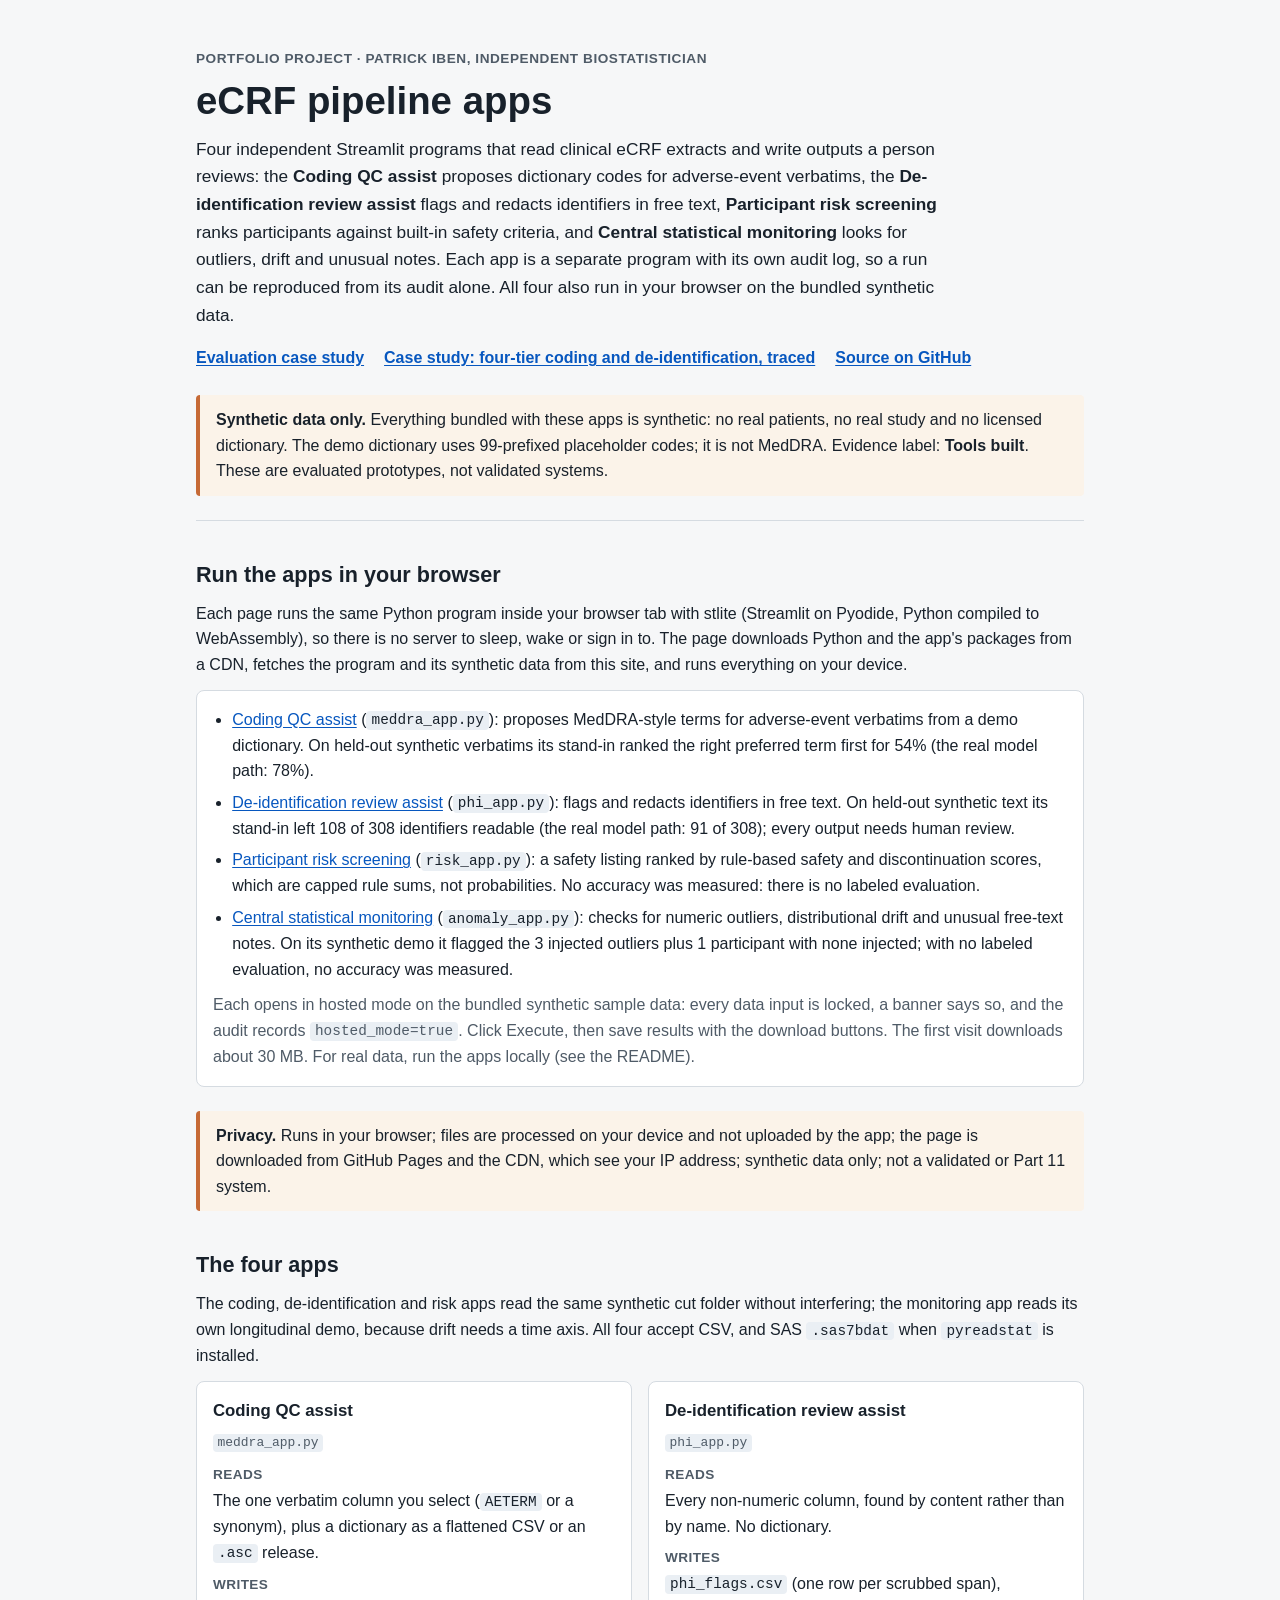
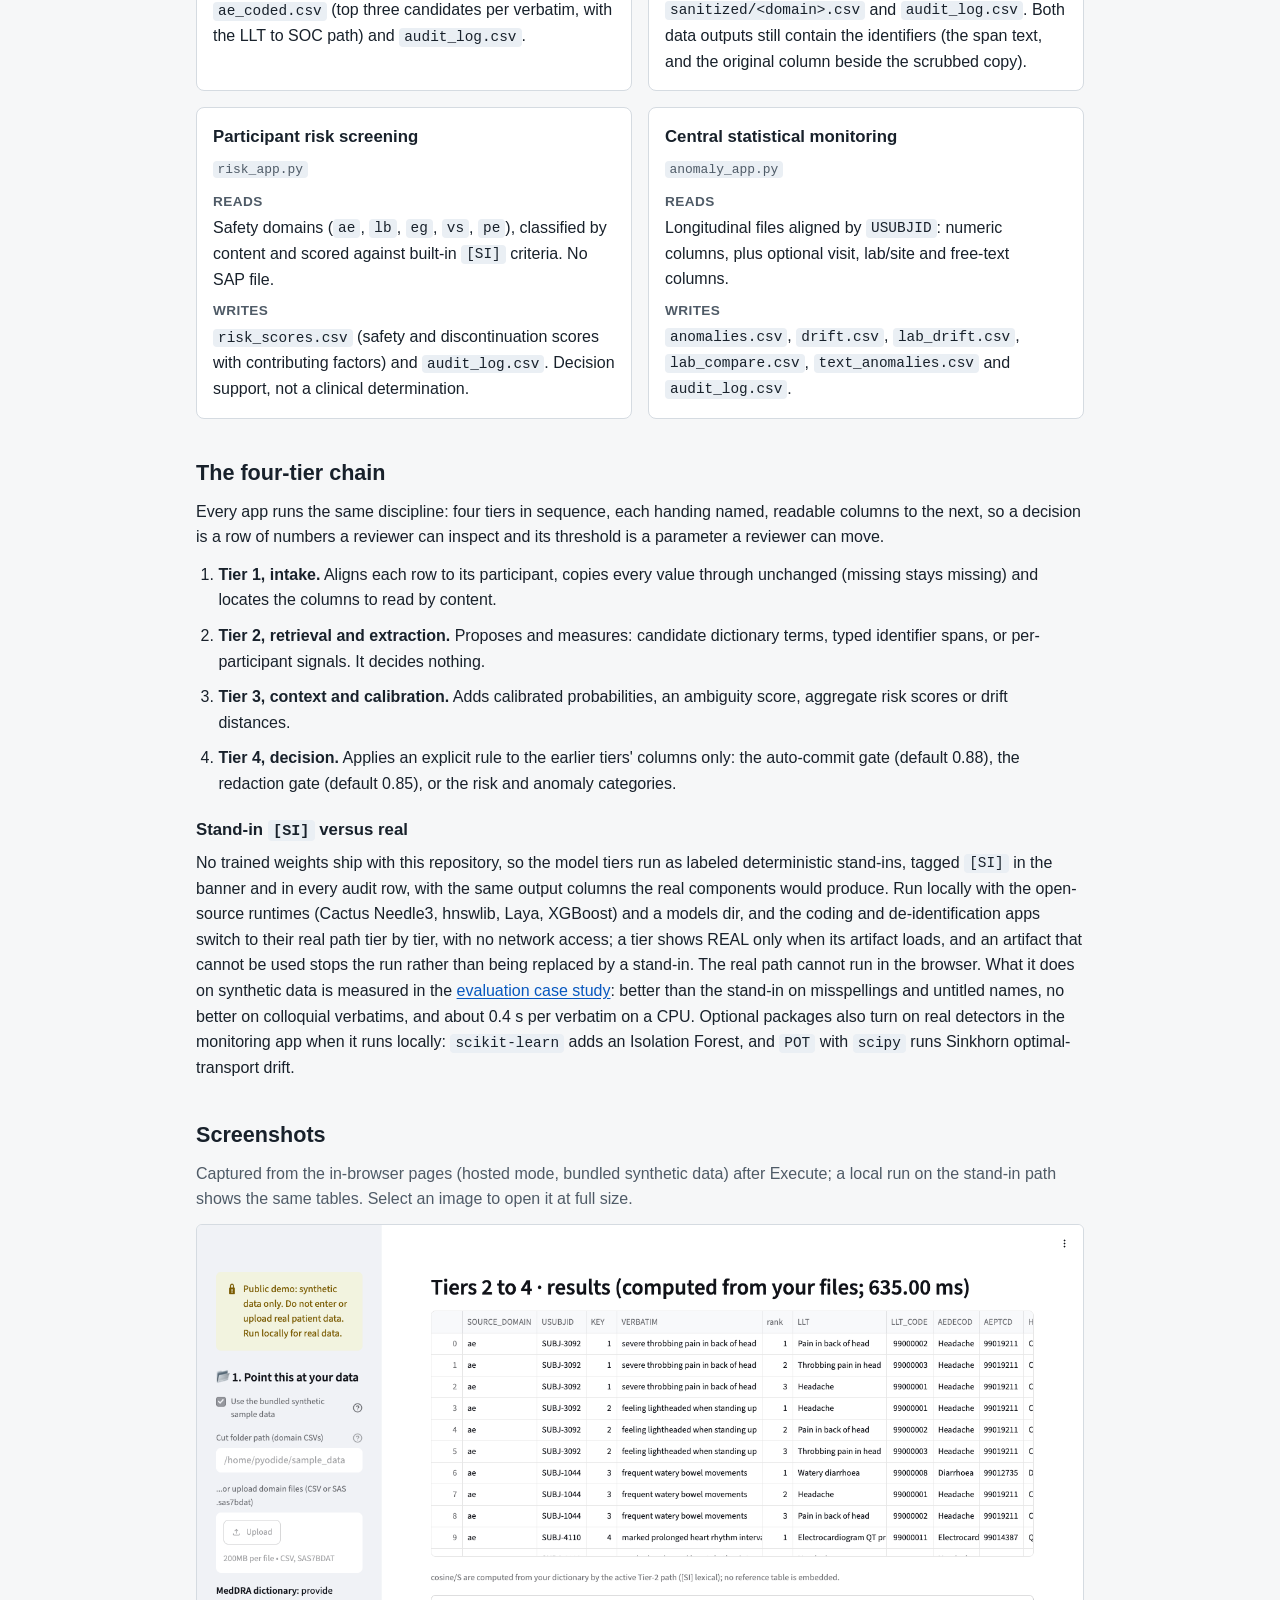
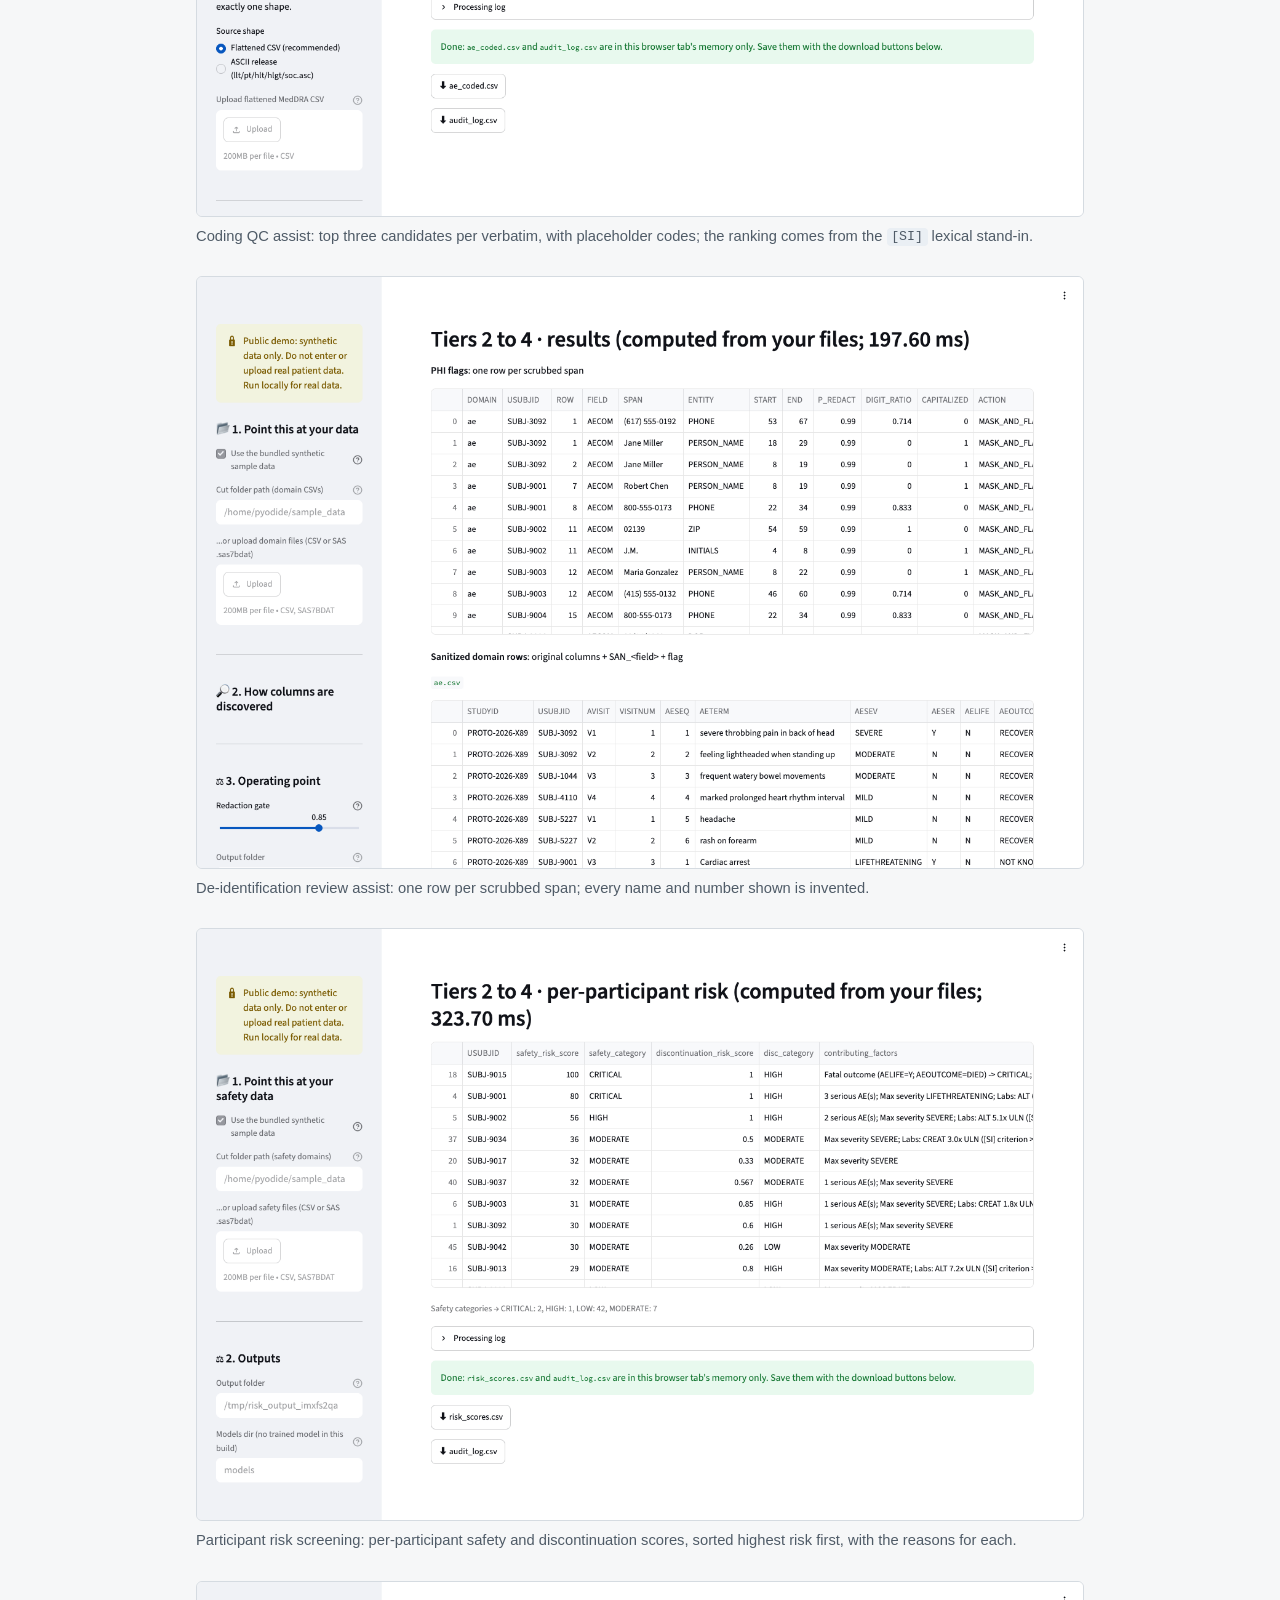
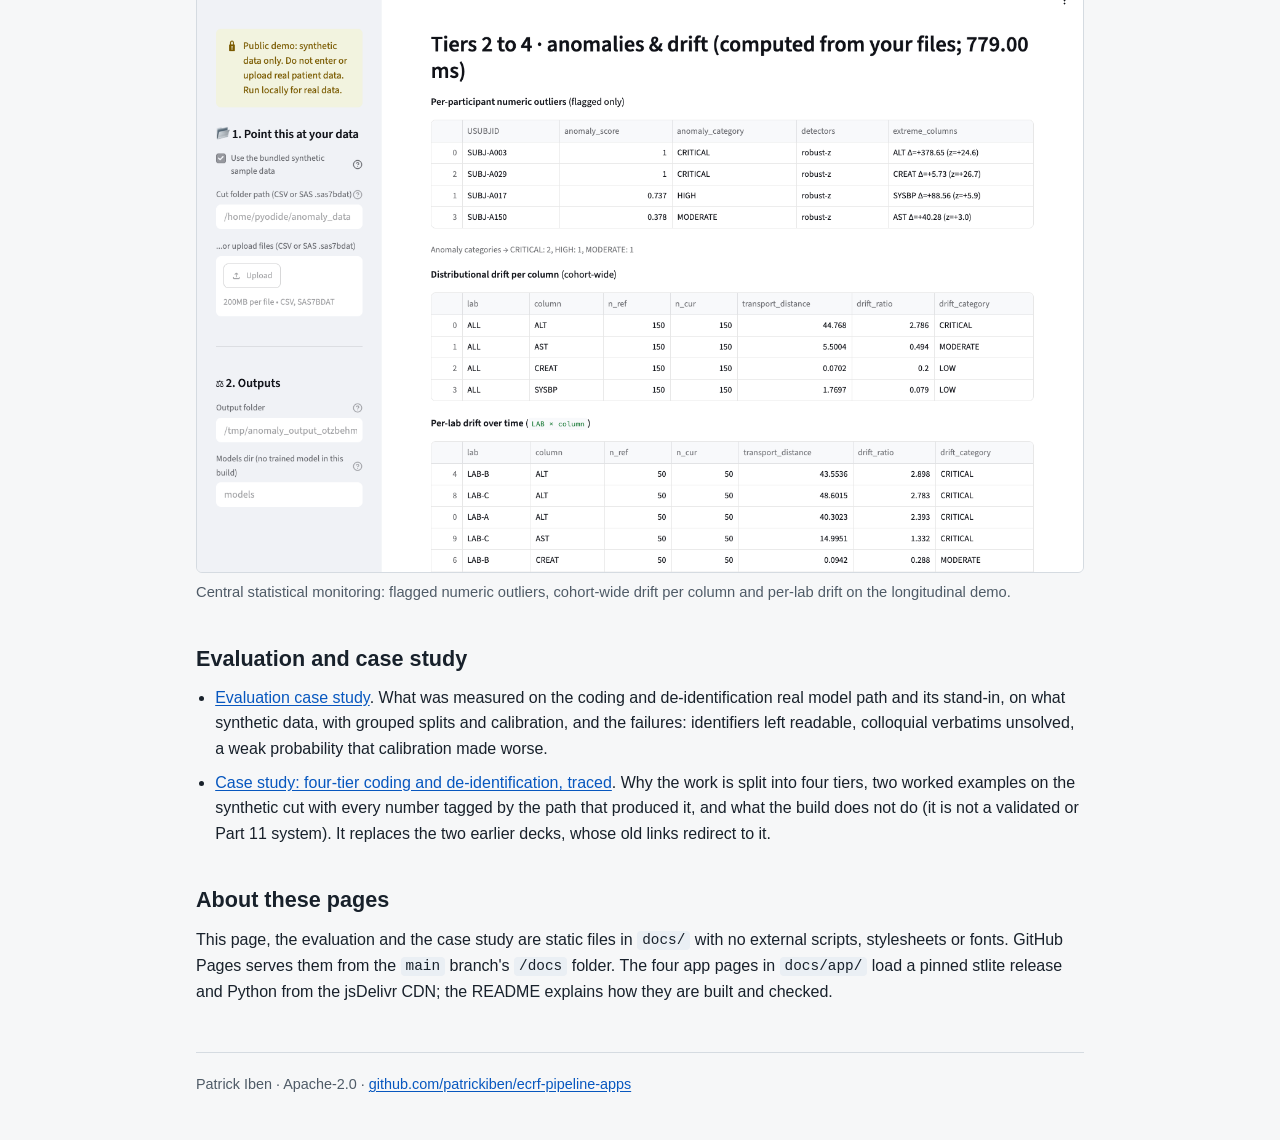
<file: docs/index.html>
<!DOCTYPE html>
<html lang="en">
<head>
<meta charset="utf-8">
<meta name="viewport" content="width=device-width, initial-scale=1">
<title>eCRF pipeline apps</title>
<meta name="description" content="Four independent Python apps for synthetic clinical eCRF extracts that run in the browser: Coding QC assist, De-identification review assist, Participant risk screening and Central statistical monitoring, with an evaluation and a case study.">
<meta name="color-scheme" content="light dark">
<link rel="icon" href="data:,">
<!-- One self-contained page for GitHub Pages (served from the main branch, /docs). Inline CSS only:
     no external scripts, stylesheets, fonts or images (QC check D2 enforces this). -->
<style>
:root {
  --bg:#F6F7F8; --surface:#FFFFFF; --text:#18212B; --muted:#4F5B67; --line:#D5DBE1;
  --accent:#0757BF; --accent-soft:#E7EFFA; --note-bg:#FBF3E9; --note-line:#C66A36; --code-bg:#EAEFF4;
}
@media (prefers-color-scheme: dark) {
  :root {
    --bg:#12171D; --surface:#1A2129; --text:#E6EAEE; --muted:#A9B3BD; --line:#323C47;
    --accent:#7DB5FF; --accent-soft:#1E2B3B; --note-bg:#2A2119; --note-line:#E0935F; --code-bg:#24303C;
  }
}
* { box-sizing:border-box; }
html { -webkit-text-size-adjust:100%; }
body { margin:0; background:var(--bg); color:var(--text);
  font-family:-apple-system,BlinkMacSystemFont,"Segoe UI","Helvetica Neue",Helvetica,Arial,sans-serif;
  font-size:1rem; line-height:1.6; }
.wrap { max-width:920px; margin:0 auto; padding:0 16px; }
header.site { padding:48px 0 24px; border-bottom:1px solid var(--line); }
.kicker { margin:0 0 8px; color:var(--muted); font-size:.85rem; font-weight:600; letter-spacing:.04em; text-transform:uppercase; }
h1 { margin:0 0 12px; font-size:clamp(1.8rem, 5vw, 2.4rem); line-height:1.2; }
h2 { margin:40px 0 12px; font-size:1.35rem; line-height:1.3; }
h3 { margin:0 0 6px; font-size:1.05rem; }
p { margin:0 0 12px; }
.lede { font-size:1.08rem; max-width:44em; }
a { color:var(--accent); text-underline-offset:2px; }
a:focus-visible { outline:2px solid var(--accent); outline-offset:2px; border-radius:2px; }
code { font-family:ui-monospace,"SF Mono",Menlo,Consolas,monospace; font-size:.9em; background:var(--code-bg);
  padding:.1em .35em; border-radius:4px; overflow-wrap:anywhere; }
.links { display:flex; flex-wrap:wrap; gap:8px 20px; margin:16px 0 0; padding:0; list-style:none; }
.links a { font-weight:600; }
.note { margin:24px 0 0; padding:12px 16px; background:var(--note-bg); border-left:4px solid var(--note-line); border-radius:4px; }
.note p:last-child { margin-bottom:0; }
.grid { display:grid; grid-template-columns:repeat(2, minmax(0, 1fr)); gap:16px; }
@media (max-width:640px) { .grid { grid-template-columns:minmax(0, 1fr); } }
.card { background:var(--surface); border:1px solid var(--line); border-radius:8px; padding:16px; min-width:0; }
.card .file { margin:0 0 10px; color:var(--muted); font-size:.9rem; }
.card dl { margin:0; }
.card dt { font-weight:600; font-size:.85rem; color:var(--muted); text-transform:uppercase; letter-spacing:.03em; margin-top:8px; }
.card dd { margin:2px 0 0; }
ol.tiers { margin:0; padding-left:1.4em; }
ol.tiers li { margin:0 0 10px; }
.demolinks { background:var(--surface); border:1px solid var(--line); border-radius:8px; padding:16px; }
.demolinks ul { margin:0; padding-left:1.2em; }
.demolinks li { margin:0 0 6px; }
figure { margin:0 0 28px; }
figure a { display:block; }
figure img { display:block; width:100%; height:auto; border:1px solid var(--line); border-radius:6px; background:#FFFFFF; }
figcaption { margin-top:8px; color:var(--muted); font-size:.92rem; }
ul.reading { margin:0; padding-left:1.2em; }
ul.reading li { margin:0 0 8px; }
.muted { color:var(--muted); }
footer.site { margin:48px 0 0; padding:20px 0 40px; border-top:1px solid var(--line); color:var(--muted); font-size:.9rem; }
@media (max-width:480px) {
  header.site { padding-top:32px; }
  h2 { margin-top:32px; }
}
</style>
</head>
<body>
<div class="wrap">

<header class="site">
  <p class="kicker">Portfolio project &middot; Patrick Iben, independent biostatistician</p>
  <h1>eCRF pipeline apps</h1>
  <p class="lede">Four independent Streamlit programs that read clinical eCRF extracts and write outputs a person
    reviews: the <strong>Coding QC assist</strong> proposes dictionary codes for adverse-event verbatims, the
    <strong>De-identification review assist</strong> flags and redacts identifiers in free text,
    <strong>Participant risk screening</strong> ranks participants against built-in safety criteria, and
    <strong>Central statistical monitoring</strong> looks for outliers, drift and unusual notes. Each app is a separate
    program with its own audit log, so a run can be reproduced from its audit alone. All four also run in your browser
    on the bundled synthetic data.</p>
  <ul class="links">
    <li><a href="evaluation.html">Evaluation case study</a></li>
    <li><a href="case-study.html">Case study: four-tier coding and de-identification, traced</a></li>
    <li><a href="https://github.com/patrickiben/ecrf-pipeline-apps">Source on GitHub</a></li>
  </ul>
  <div class="note" role="note">
    <p><strong>Synthetic data only.</strong> Everything bundled with these apps is synthetic: no real patients, no real
      study and no licensed dictionary. The demo dictionary uses 99-prefixed placeholder codes; it is not MedDRA.
      Evidence label: <strong>Tools built</strong>. These are evaluated prototypes, not validated systems.</p>
  </div>
</header>

<main>

<section aria-labelledby="demos">
  <h2 id="demos">Run the apps in your browser</h2>
  <p>Each page runs the same Python program inside your browser tab with stlite (Streamlit on Pyodide, Python compiled
    to WebAssembly), so there is no server to sleep, wake or sign in to. The page downloads Python and the app's
    packages from a CDN, fetches the program and its synthetic data from this site, and runs everything on your device.</p>
  <div class="demolinks">
    <ul>
      <li><a href="app/meddra.html">Coding QC assist</a> (<code>meddra_app.py</code>): proposes MedDRA-style terms for adverse-event verbatims from a demo dictionary.
        On held-out synthetic verbatims its stand-in ranked the right preferred term first for 54% (the real model path: 78%).</li>
      <li><a href="app/phi.html">De-identification review assist</a> (<code>phi_app.py</code>): flags and redacts identifiers in free text.
        On held-out synthetic text its stand-in left 108 of 308 identifiers readable (the real model path: 91 of 308); every output needs human review.</li>
      <li><a href="app/risk.html">Participant risk screening</a> (<code>risk_app.py</code>): a safety listing ranked by rule-based safety and discontinuation scores, which are capped rule sums, not probabilities.
        No accuracy was measured: there is no labeled evaluation.</li>
      <li><a href="app/anomaly.html">Central statistical monitoring</a> (<code>anomaly_app.py</code>): checks for numeric outliers, distributional drift and unusual free-text notes.
        On its synthetic demo it flagged the 3 injected outliers plus 1 participant with none injected; with no labeled evaluation, no accuracy was measured.</li>
    </ul>
    <p class="muted" style="margin:10px 0 0">Each opens in hosted mode on the bundled synthetic sample data: every data
      input is locked, a banner says so, and the audit records <code>hosted_mode=true</code>. Click Execute, then save
      results with the download buttons. The first visit downloads about 30 MB. For real data, run the apps locally (see
      the README).</p>
  </div>
  <div class="note" role="note">
    <p><strong>Privacy.</strong> Runs in your browser; files are processed on your device and not uploaded by the app;
      the page is downloaded from GitHub Pages and the CDN, which see your IP address; synthetic data only; not a
      validated or Part 11 system.</p>
  </div>
</section>

<section aria-labelledby="apps">
  <h2 id="apps">The four apps</h2>
  <p>The coding, de-identification and risk apps read the same synthetic cut folder without interfering; the
    monitoring app reads its own longitudinal demo, because drift needs a time axis. All four accept CSV, and SAS <code>.sas7bdat</code> when
    <code>pyreadstat</code> is installed.</p>
  <div class="grid">
    <article class="card">
      <h3>Coding QC assist</h3>
      <p class="file"><code>meddra_app.py</code></p>
      <dl>
        <dt>Reads</dt><dd>The one verbatim column you select (<code>AETERM</code> or a synonym), plus a dictionary as a flattened CSV or an <code>.asc</code> release.</dd>
        <dt>Writes</dt><dd><code>ae_coded.csv</code> (top three candidates per verbatim, with the LLT to SOC path) and <code>audit_log.csv</code>.</dd>
      </dl>
    </article>
    <article class="card">
      <h3>De-identification review assist</h3>
      <p class="file"><code>phi_app.py</code></p>
      <dl>
        <dt>Reads</dt><dd>Every non-numeric column, found by content rather than by name. No dictionary.</dd>
        <dt>Writes</dt><dd><code>phi_flags.csv</code> (one row per scrubbed span), <code>sanitized/&lt;domain&gt;.csv</code> and <code>audit_log.csv</code>. Both data outputs still contain the identifiers (the span text, and the original column beside the scrubbed copy).</dd>
      </dl>
    </article>
    <article class="card">
      <h3>Participant risk screening</h3>
      <p class="file"><code>risk_app.py</code></p>
      <dl>
        <dt>Reads</dt><dd>Safety domains (<code>ae</code>, <code>lb</code>, <code>eg</code>, <code>vs</code>, <code>pe</code>), classified by content and scored against built-in <code>[SI]</code> criteria. No SAP file.</dd>
        <dt>Writes</dt><dd><code>risk_scores.csv</code> (safety and discontinuation scores with contributing factors) and <code>audit_log.csv</code>. Decision support, not a clinical determination.</dd>
      </dl>
    </article>
    <article class="card">
      <h3>Central statistical monitoring</h3>
      <p class="file"><code>anomaly_app.py</code></p>
      <dl>
        <dt>Reads</dt><dd>Longitudinal files aligned by <code>USUBJID</code>: numeric columns, plus optional visit, lab/site and free-text columns.</dd>
        <dt>Writes</dt><dd><code>anomalies.csv</code>, <code>drift.csv</code>, <code>lab_drift.csv</code>, <code>lab_compare.csv</code>, <code>text_anomalies.csv</code> and <code>audit_log.csv</code>.</dd>
      </dl>
    </article>
  </div>
</section>

<section aria-labelledby="tiers">
  <h2 id="tiers">The four-tier chain</h2>
  <p>Every app runs the same discipline: four tiers in sequence, each handing named, readable columns to the next, so
    a decision is a row of numbers a reviewer can inspect and its threshold is a parameter a reviewer can move.</p>
  <ol class="tiers">
    <li><strong>Tier 1, intake.</strong> Aligns each row to its participant, copies every value through unchanged (missing stays missing) and locates the columns to read by content.</li>
    <li><strong>Tier 2, retrieval and extraction.</strong> Proposes and measures: candidate dictionary terms, typed identifier spans, or per-participant signals. It decides nothing.</li>
    <li><strong>Tier 3, context and calibration.</strong> Adds calibrated probabilities, an ambiguity score, aggregate risk scores or drift distances.</li>
    <li><strong>Tier 4, decision.</strong> Applies an explicit rule to the earlier tiers' columns only: the auto-commit gate (default 0.88), the redaction gate (default 0.85), or the risk and anomaly categories.</li>
  </ol>
  <h3 style="margin-top:20px">Stand-in <code>[SI]</code> versus real</h3>
  <p>No trained weights ship with this repository, so the model tiers run as labeled deterministic stand-ins, tagged
    <code>[SI]</code> in the banner and in every audit row, with the same output columns the real components would
    produce. Run locally with the open-source runtimes (Cactus Needle3, hnswlib, Laya, XGBoost) and a models dir, and the
    coding and de-identification apps switch to their real path tier by tier, with no network access; a tier shows REAL
    only when its artifact loads, and an artifact that cannot be used stops the run rather than being replaced by a
    stand-in. The real path cannot run in the browser. What it does on synthetic data is measured in the
    <a href="evaluation.html">evaluation case study</a>: better than the stand-in on misspellings and untitled names, no
    better on colloquial verbatims, and about 0.4 s per verbatim on a CPU. Optional packages also turn on real detectors in
    the monitoring app when it runs locally: <code>scikit-learn</code> adds an Isolation Forest, and <code>POT</code> with
    <code>scipy</code> runs Sinkhorn optimal-transport drift.</p>
</section>

<section aria-labelledby="shots">
  <h2 id="shots">Screenshots</h2>
  <p class="muted">Captured from the in-browser pages (hosted mode, bundled synthetic data) after Execute; a local run on the stand-in path shows the same tables. Select an image to open it at full size.</p>
  <figure>
    <a href="img/meddra_results.png"><img src="img/meddra_results.png" width="1440" height="960" loading="lazy"
         alt="Coding QC assist results table: each adverse-event verbatim with its top three candidate terms, ranks and 99-prefixed placeholder codes, followed by the success message and download buttons."></a>
    <figcaption>Coding QC assist: top three candidates per verbatim, with placeholder codes; the ranking comes from the <code>[SI]</code> lexical stand-in.</figcaption>
  </figure>
  <figure>
    <a href="img/phi_results.png"><img src="img/phi_results.png" width="1440" height="960" loading="lazy"
         alt="De-identification review assist results: a table of flagged spans such as invented phone numbers, names, a ZIP code and initials, each with its entity type, offsets, redaction probability and action, above the sanitized domain rows."></a>
    <figcaption>De-identification review assist: one row per scrubbed span; every name and number shown is invented.</figcaption>
  </figure>
  <figure>
    <a href="img/risk_results.png"><img src="img/risk_results.png" width="1440" height="960" loading="lazy"
         alt="Participant risk screening results: per-participant safety and discontinuation scores and categories with contributing factors, the fatal participant pinned to the top, and a category summary."></a>
    <figcaption>Participant risk screening: per-participant safety and discontinuation scores, sorted highest risk first, with the reasons for each.</figcaption>
  </figure>
  <figure>
    <a href="img/anomaly_results.png"><img src="img/anomaly_results.png" width="1440" height="960" loading="lazy"
         alt="Central statistical monitoring results: flagged per-participant numeric outliers with their extreme columns, a cohort-wide drift table per column, and the start of the per-lab drift table."></a>
    <figcaption>Central statistical monitoring: flagged numeric outliers, cohort-wide drift per column and per-lab drift on the longitudinal demo.</figcaption>
  </figure>
</section>

<section aria-labelledby="reading">
  <h2 id="reading">Evaluation and case study</h2>
  <ul class="reading">
    <li><a href="evaluation.html">Evaluation case study</a>. What was measured on the coding and de-identification real
      model path and its stand-in, on what synthetic data, with grouped splits and calibration, and the failures:
      identifiers left readable, colloquial verbatims unsolved, a weak probability that calibration made worse.</li>
    <li><a href="case-study.html">Case study: four-tier coding and de-identification, traced</a>. Why the work is split into four tiers, two
      worked examples on the synthetic cut with every number tagged by the path that produced it, and what the build
      does not do (it is not a validated or Part 11 system). It replaces the two earlier decks, whose old links redirect
      to it.</li>
  </ul>
</section>

<section aria-labelledby="about">
  <h2 id="about">About these pages</h2>
  <p>This page, the evaluation and the case study are static files in <code>docs/</code> with no external scripts,
    stylesheets or fonts. GitHub Pages serves them from the <code>main</code> branch's <code>/docs</code> folder. The four app pages in
    <code>docs/app/</code> load a pinned stlite release and Python from the jsDelivr CDN; the README explains how they
    are built and checked.</p>
</section>

</main>

<footer class="site">
  <p>Patrick Iben &middot; Apache-2.0 &middot; <a href="https://github.com/patrickiben/ecrf-pipeline-apps">github.com/patrickiben/ecrf-pipeline-apps</a></p>
</footer>

</div>
</body>
</html>
</file>
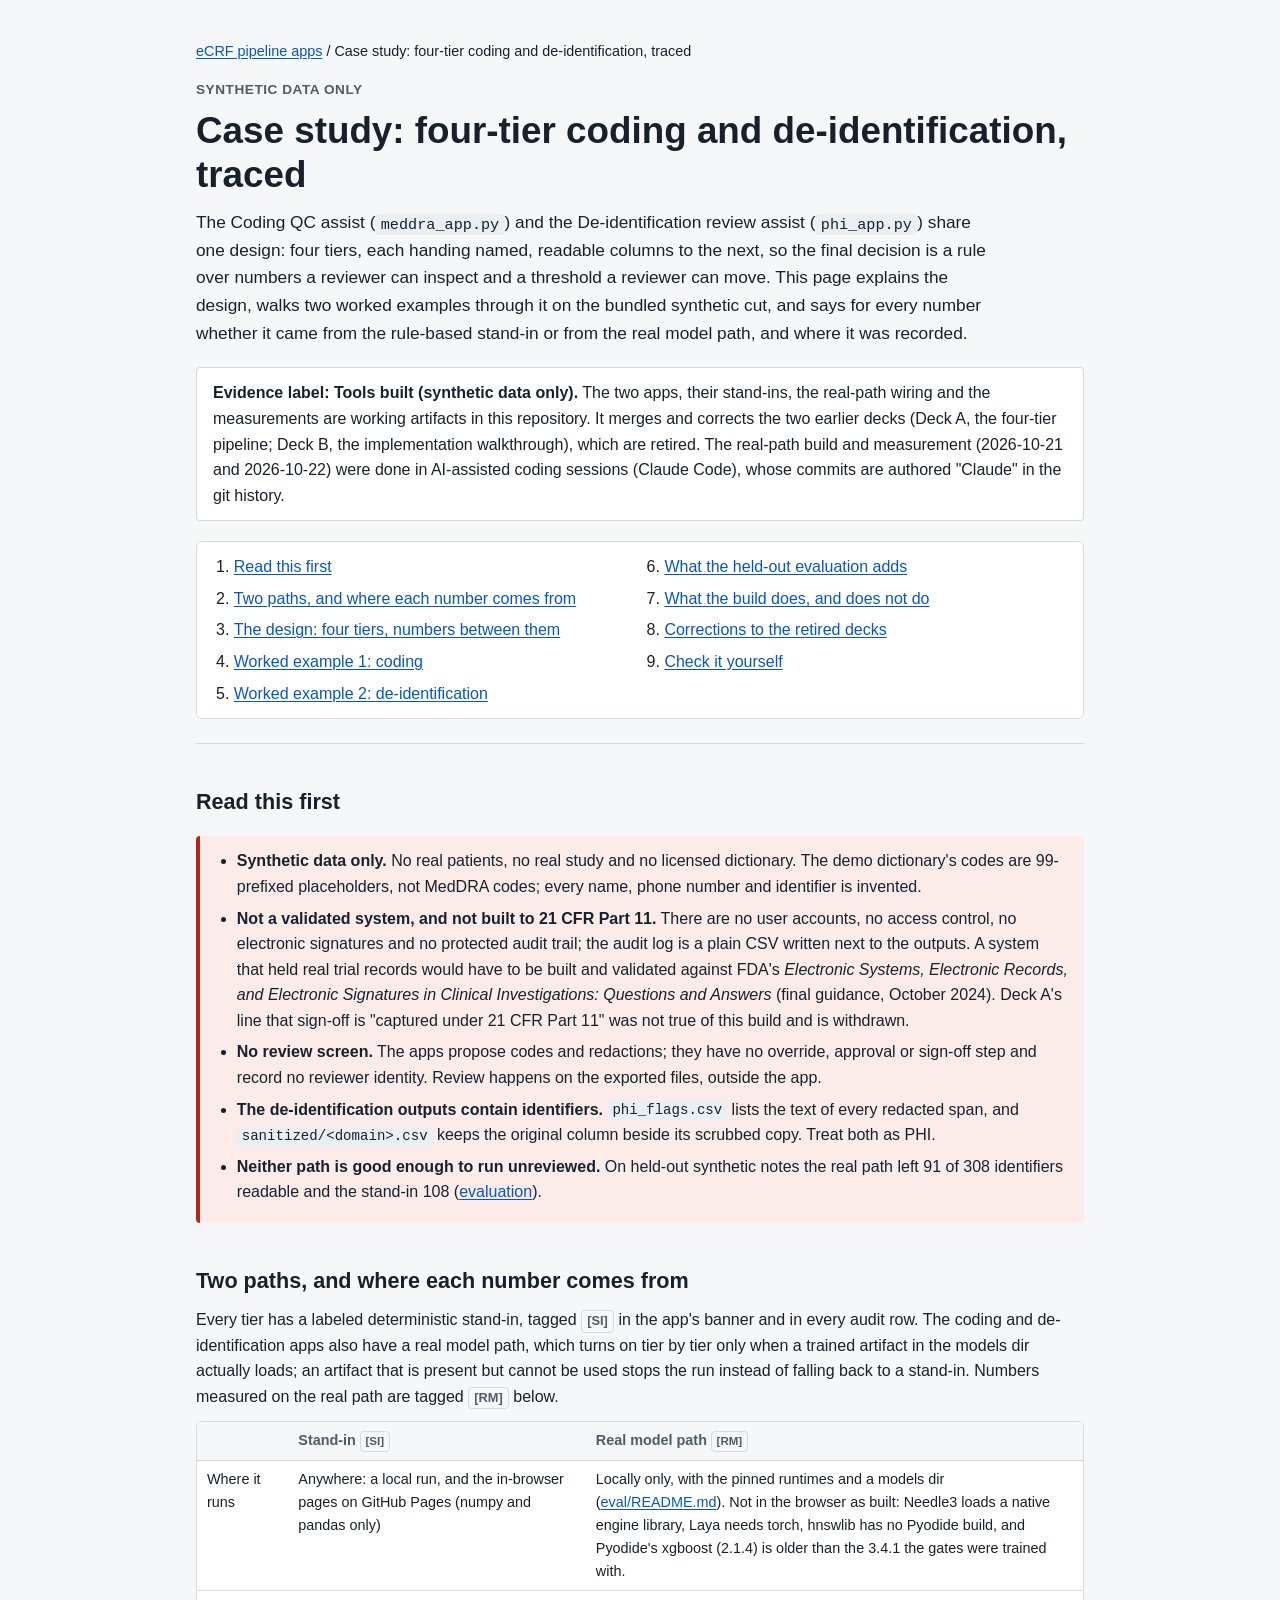
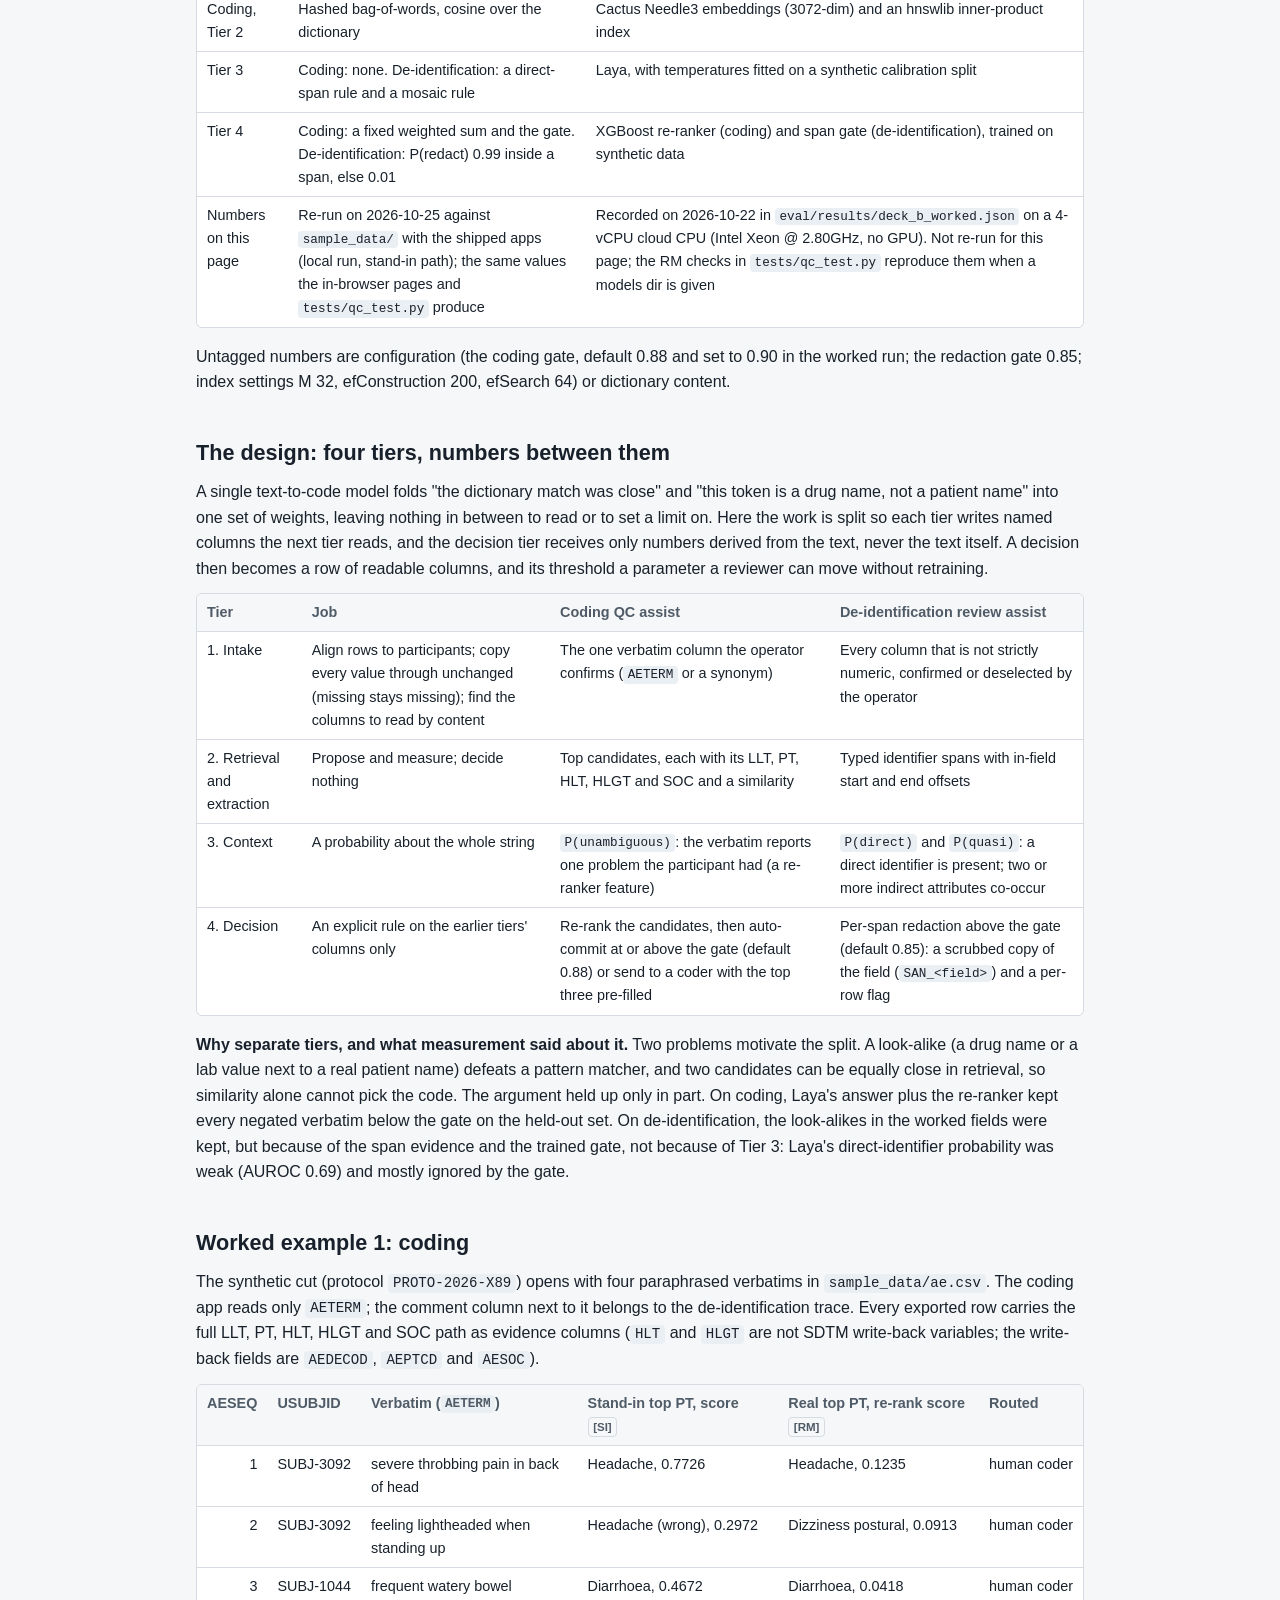
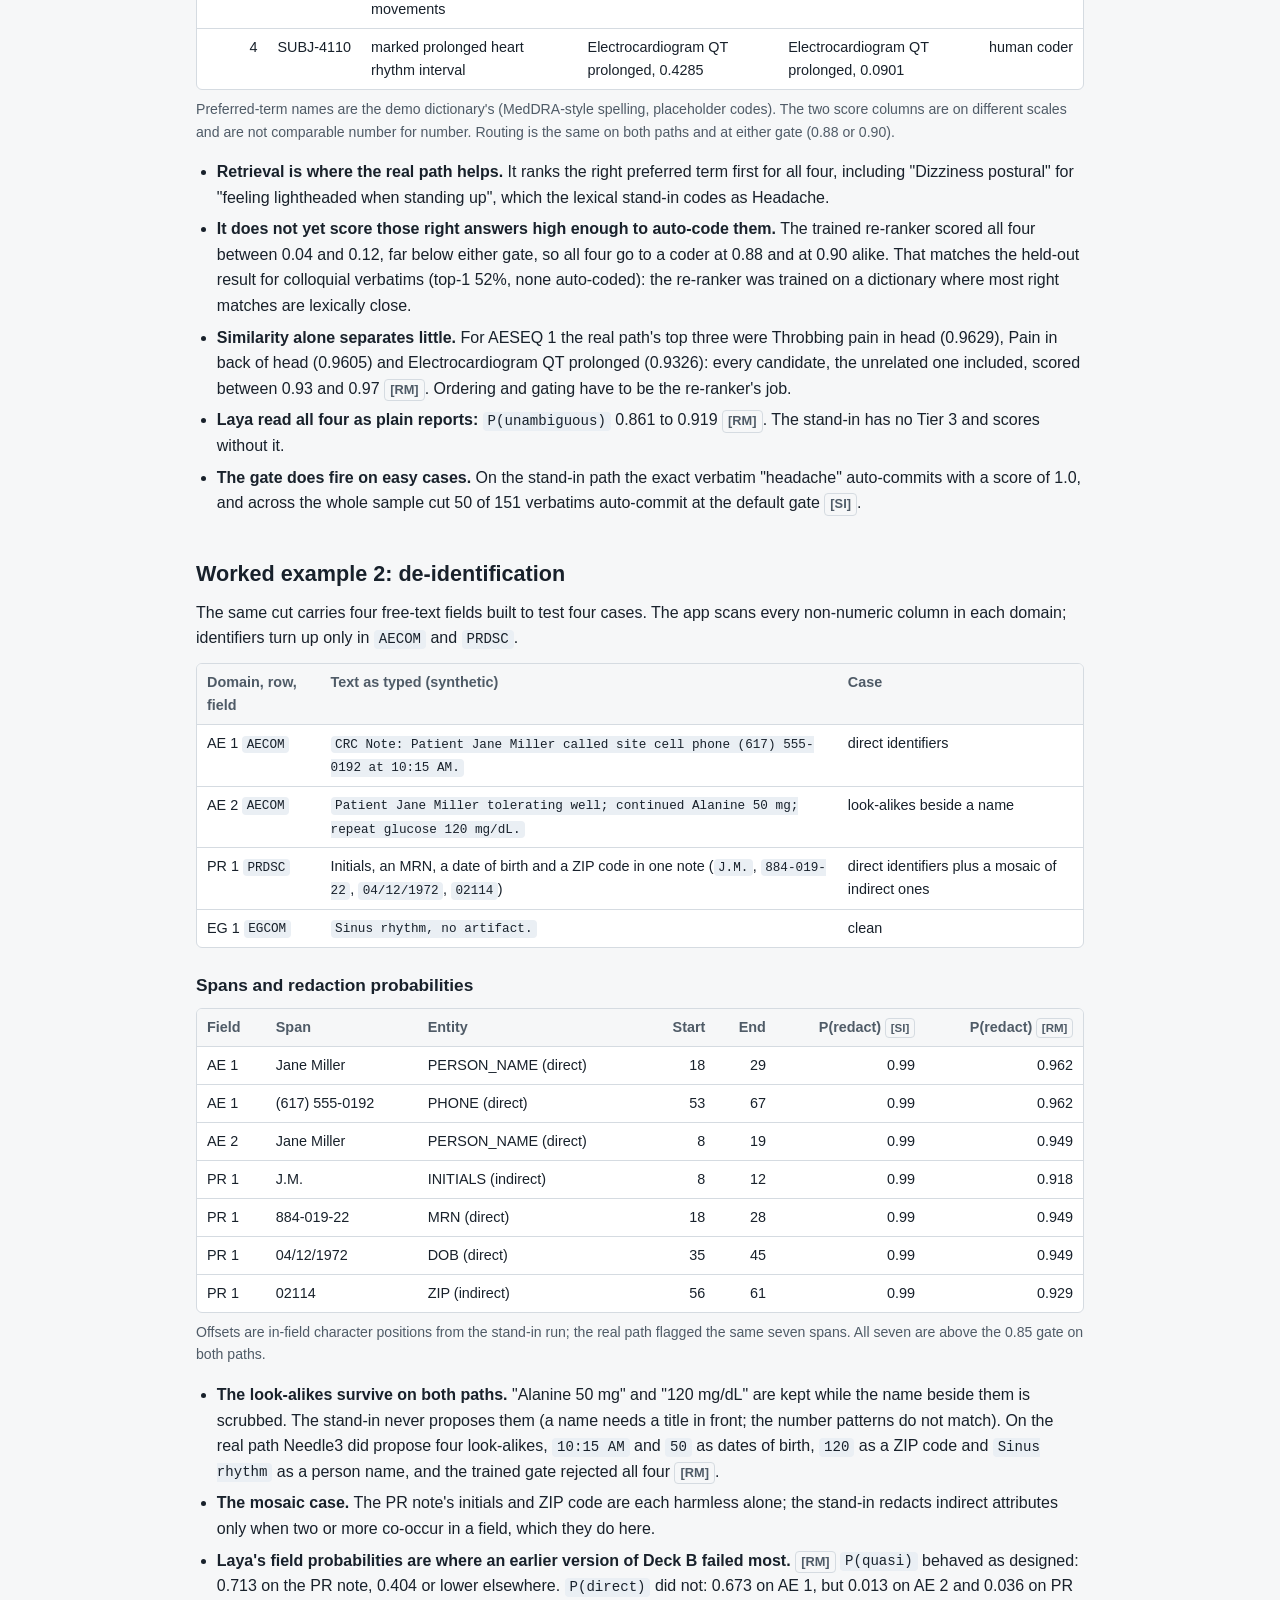
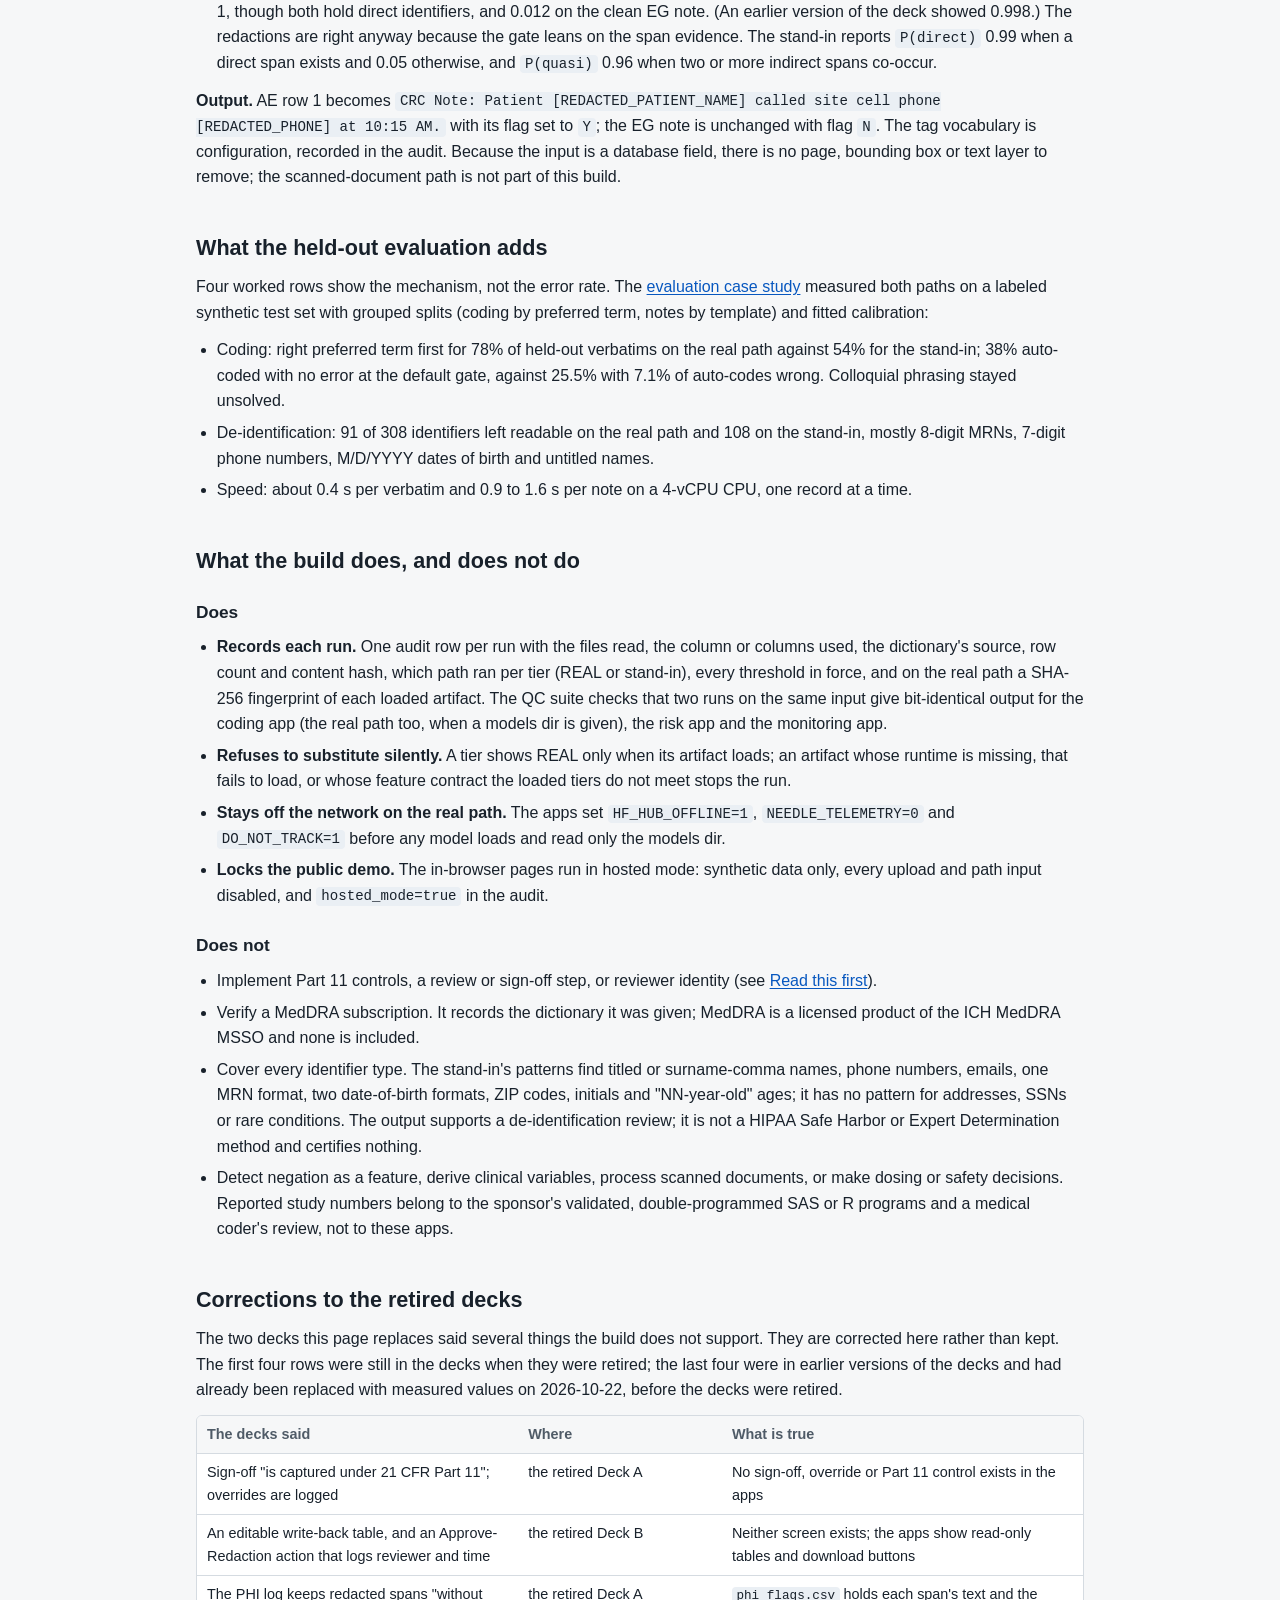
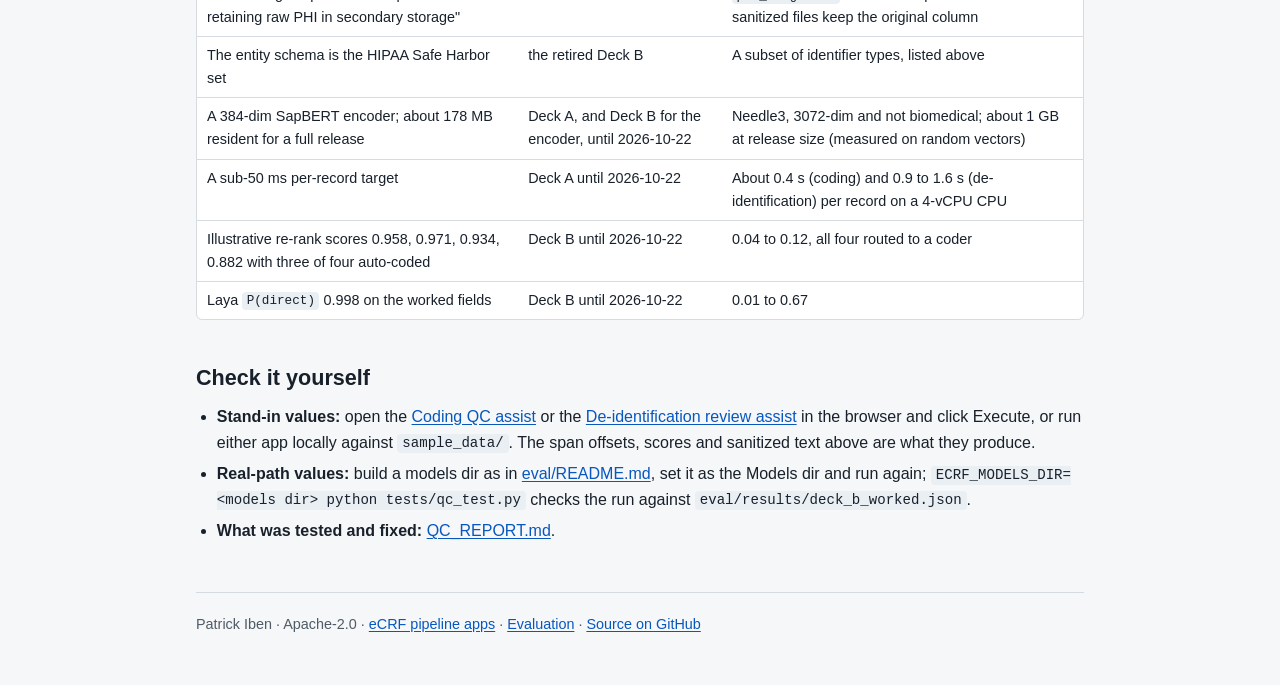
<file: docs/case-study.html>
<!DOCTYPE html>
<html lang="en">
<head>
<meta charset="utf-8">
<meta name="viewport" content="width=device-width, initial-scale=1">
<title>Case study: four-tier coding and de-identification, traced</title>
<meta name="description" content="Case study of the Coding QC assist and the De-identification review assist: the four-tier design, two worked examples on synthetic eCRF data, what ran on the stand-in path and on the real model path, and the limits.">
<meta name="color-scheme" content="light dark">
<link rel="icon" href="data:,">
<!-- Self-contained page for GitHub Pages (main branch, /docs). Inline CSS only: no external scripts,
     stylesheets, fonts or images (QC check D2). It replaces the two retired decks (Deck A, the four-tier
     pipeline; Deck B, the implementation walkthrough); their old URLs redirect here. -->
<style>
:root {
  --bg:#F6F7F8; --surface:#FFFFFF; --text:#18212B; --muted:#4F5B67; --line:#D5DBE1;
  --accent:#0757BF; --note-bg:#FBF3E9; --note-line:#C66A36; --code-bg:#EAEFF4;
  --fail-bg:#FBECEA; --fail-line:#B3261E;
}
@media (prefers-color-scheme: dark) {
  :root {
    --bg:#12171D; --surface:#1A2129; --text:#E6EAEE; --muted:#A9B3BD; --line:#323C47;
    --accent:#7DB5FF; --note-bg:#2A2119; --note-line:#E0935F; --code-bg:#24303C;
    --fail-bg:#3A1F1D; --fail-line:#F2B8B5;
  }
}
* { box-sizing:border-box; }
html { -webkit-text-size-adjust:100%; }
body { margin:0; background:var(--bg); color:var(--text);
  font-family:-apple-system,BlinkMacSystemFont,"Segoe UI","Helvetica Neue",Helvetica,Arial,sans-serif;
  font-size:1rem; line-height:1.6; }
.wrap { max-width:920px; margin:0 auto; padding:0 16px; }
header.site { padding:40px 0 24px; border-bottom:1px solid var(--line); }
.crumbs { margin:0 0 16px; font-size:.9rem; }
/* visually hidden, still read by screen readers (a table's row-label column header) */
.vh { position:absolute; width:1px; height:1px; margin:-1px; padding:0; overflow:hidden; clip:rect(0 0 0 0); white-space:nowrap; border:0; }
.kicker { margin:0 0 8px; color:var(--muted); font-size:.85rem; font-weight:600; letter-spacing:.04em; text-transform:uppercase; }
h1 { margin:0 0 12px; font-size:clamp(1.7rem, 5vw, 2.3rem); line-height:1.2; }
h2 { margin:44px 0 12px; font-size:1.35rem; line-height:1.3; }
h3 { margin:24px 0 8px; font-size:1.08rem; }
p { margin:0 0 12px; }
ul, ol { margin:0 0 12px; padding-left:1.3em; }
li { margin:0 0 6px; }
.lede { font-size:1.08rem; max-width:46em; }
a { color:var(--accent); text-underline-offset:2px; }
a:focus-visible { outline:2px solid var(--accent); outline-offset:2px; border-radius:2px; }
code { font-family:ui-monospace,"SF Mono",Menlo,Consolas,monospace; font-size:.88em; background:var(--code-bg);
  padding:.1em .35em; border-radius:4px; overflow-wrap:anywhere; }
.note, .fail, .label { margin:20px 0; padding:12px 16px; border-radius:4px; }
.note { background:var(--note-bg); border-left:4px solid var(--note-line); }
.fail { background:var(--fail-bg); border-left:4px solid var(--fail-line); }
.label { background:var(--surface); border:1px solid var(--line); }
.note p:last-child, .fail p:last-child, .label p:last-child, .note ul:last-child, .fail ul:last-child { margin-bottom:0; }
.tbl { overflow-x:auto; margin:0 0 16px; border:1px solid var(--line); border-radius:6px; background:var(--surface); }
/* each table box is a named, focusable region, so a keyboard user can scroll a wide table sideways on a phone */
.tbl:focus-visible { outline:2px solid var(--accent); outline-offset:2px; }
table { border-collapse:collapse; width:100%; font-size:.9rem; }
th, td { padding:7px 10px; text-align:left; vertical-align:top; border-bottom:1px solid var(--line); }
th { font-weight:600; color:var(--muted); background:var(--bg); }
tr:last-child td { border-bottom:none; }
td.n, th.n { text-align:right; font-variant-numeric:tabular-nums; white-space:nowrap; }
/* inside a table, wrap code only at spaces, so identifiers such as direct_pii stay whole (the table scrolls) */
.tbl code { overflow-wrap:normal; }
/* identifier cells (AESEQ, USUBJID) stay on one line; the table scrolls inside its box instead */
td.id, th.id { white-space:nowrap; }
td.verb { min-width:12em; }
.caption { margin:-8px 0 16px; color:var(--muted); font-size:.88rem; }
.tag { display:inline-block; padding:0 .4em; border:1px solid var(--line); border-radius:4px; font-size:.8em; font-weight:600; color:var(--muted); white-space:nowrap; }
nav.toc { margin:20px 0 0; padding:12px 16px; background:var(--surface); border:1px solid var(--line); border-radius:6px; }
nav.toc ol { margin:0; columns:2 16em; column-gap:28px; }
nav.toc li { break-inside:avoid; }
.muted { color:var(--muted); }
footer.site { margin:48px 0 0; padding:20px 0 40px; border-top:1px solid var(--line); color:var(--muted); font-size:.9rem; }
@media print {
  body { background:#FFFFFF; color:#000000; }
  .tbl { overflow:visible; }
  a { color:#000000; }
}
</style>
</head>
<body>
<div class="wrap">

<header class="site">
  <p class="crumbs"><a href="./">eCRF pipeline apps</a> / Case study: four-tier coding and de-identification, traced</p>
  <p class="kicker">Synthetic data only</p>
  <h1>Case study: four-tier coding and de-identification, traced</h1>
  <p class="lede">The Coding QC assist (<code>meddra_app.py</code>) and the De-identification review assist
    (<code>phi_app.py</code>) share one design: four tiers, each handing named, readable columns to the next, so the
    final decision is a rule over numbers a reviewer can inspect and a threshold a reviewer can move. This page explains
    the design, walks two worked examples through it on the bundled synthetic cut, and says for every number whether it
    came from the rule-based stand-in or from the real model path, and where it was recorded.</p>
  <div class="label" role="note">
    <p><strong>Evidence label: Tools built (synthetic data only).</strong> The two apps, their stand-ins, the real-path
      wiring and the measurements are working artifacts in this repository. It merges and corrects the two earlier decks
      (Deck A, the four-tier pipeline; Deck B, the implementation walkthrough), which are retired. The real-path build and
      measurement (2026-10-21 and 2026-10-22) were done in AI-assisted coding sessions (Claude Code), whose commits are
      authored "Claude" in the git history.</p>
  </div>
  <nav class="toc" aria-label="On this page">
    <ol>
      <li><a href="#first">Read this first</a></li>
      <li><a href="#paths">Two paths, and where each number comes from</a></li>
      <li><a href="#design">The design: four tiers, numbers between them</a></li>
      <li><a href="#coding">Worked example 1: coding</a></li>
      <li><a href="#deid">Worked example 2: de-identification</a></li>
      <li><a href="#heldout">What the held-out evaluation adds</a></li>
      <li><a href="#governance">What the build does, and does not do</a></li>
      <li><a href="#corrections">Corrections to the retired decks</a></li>
      <li><a href="#verify">Check it yourself</a></li>
    </ol>
  </nav>
</header>

<main>

<section aria-labelledby="first">
  <h2 id="first">Read this first</h2>
  <div class="fail" role="note">
    <ul>
      <li><strong>Synthetic data only.</strong> No real patients, no real study and no licensed dictionary. The demo
        dictionary's codes are 99-prefixed placeholders, not MedDRA codes; every name, phone number and identifier is
        invented.</li>
      <li><strong>Not a validated system, and not built to 21 CFR Part 11.</strong> There are no user accounts, no access
        control, no electronic signatures and no protected audit trail; the audit log is a plain CSV written next to the
        outputs. A system that held real trial records would have to be built and validated against FDA's
        <em>Electronic Systems, Electronic Records, and Electronic Signatures in Clinical Investigations: Questions and
        Answers</em> (final guidance, October 2024). Deck A's line that sign-off is "captured under 21 CFR Part 11" was
        not true of this build and is withdrawn.</li>
      <li><strong>No review screen.</strong> The apps propose codes and redactions; they have no override, approval or
        sign-off step and record no reviewer identity. Review happens on the exported files, outside the app.</li>
      <li><strong>The de-identification outputs contain identifiers.</strong> <code>phi_flags.csv</code> lists the text of
        every redacted span, and <code>sanitized/&lt;domain&gt;.csv</code> keeps the original column beside its scrubbed
        copy. Treat both as PHI.</li>
      <li><strong>Neither path is good enough to run unreviewed.</strong> On held-out synthetic notes the real path left 91
        of 308 identifiers readable and the stand-in 108 (<a href="evaluation.html#failures">evaluation</a>).</li>
    </ul>
  </div>
</section>

<section aria-labelledby="paths">
  <h2 id="paths">Two paths, and where each number comes from</h2>
  <p>Every tier has a labeled deterministic stand-in, tagged <span class="tag">[SI]</span> in the app's banner and in
    every audit row. The coding and de-identification apps also have a real model path, which turns on tier by tier
    only when a trained artifact in the models dir actually loads; an artifact that is present but cannot be used stops
    the run instead of falling back to a stand-in. Numbers measured on the real path are tagged
    <span class="tag">[RM]</span> below.</p>
  <div class="tbl" role="region" tabindex="0" aria-label="Stand-in and real model path compared (table)"><table>
    <thead><tr><th><span class="vh">Aspect</span></th><th>Stand-in <span class="tag">[SI]</span></th><th>Real model path <span class="tag">[RM]</span></th></tr></thead>
    <tbody>
      <tr><td>Where it runs</td><td>Anywhere: a local run, and the in-browser pages on GitHub Pages (numpy and pandas only)</td><td>Locally only, with the pinned runtimes and a models dir (<a href="https://github.com/patrickiben/ecrf-pipeline-apps/blob/main/eval/README.md">eval/README.md</a>). Not in the browser as built: Needle3 loads a native engine library, Laya needs torch, hnswlib has no Pyodide build, and Pyodide's xgboost (2.1.4) is older than the 3.4.1 the gates were trained with.</td></tr>
      <tr><td>Coding, Tier 2</td><td>Hashed bag-of-words, cosine over the dictionary</td><td>Cactus Needle3 embeddings (3072-dim) and an hnswlib inner-product index</td></tr>
      <tr><td>Tier 3</td><td>Coding: none. De-identification: a direct-span rule and a mosaic rule</td><td>Laya, with temperatures fitted on a synthetic calibration split</td></tr>
      <tr><td>Tier 4</td><td>Coding: a fixed weighted sum and the gate. De-identification: P(redact) 0.99 inside a span, else 0.01</td><td>XGBoost re-ranker (coding) and span gate (de-identification), trained on synthetic data</td></tr>
      <tr><td>Numbers on this page</td><td>Re-run on 2026-10-25 against <code>sample_data/</code> with the shipped apps (local run, stand-in path); the same values the in-browser pages and <code>tests/qc_test.py</code> produce</td><td>Recorded on 2026-10-22 in <code>eval/results/deck_b_worked.json</code> on a 4-vCPU cloud CPU (Intel Xeon @ 2.80GHz, no GPU). Not re-run for this page; the RM checks in <code>tests/qc_test.py</code> reproduce them when a models dir is given</td></tr>
    </tbody>
  </table></div>
  <p>Untagged numbers are configuration (the coding gate, default 0.88 and set to 0.90 in the worked run; the redaction
    gate 0.85; index settings M 32, efConstruction 200, efSearch 64) or dictionary content.</p>
</section>

<section aria-labelledby="design">
  <h2 id="design">The design: four tiers, numbers between them</h2>
  <p>A single text-to-code model folds "the dictionary match was close" and "this token is a drug name, not a patient
    name" into one set of weights, leaving nothing in between to read or to set a limit on. Here the work is split so
    each tier writes named columns the next tier reads, and the decision tier receives only numbers derived from the
    text, never the text itself. A decision then becomes a row of readable columns, and its threshold a parameter a
    reviewer can move without retraining.</p>
  <div class="tbl" role="region" tabindex="0" aria-label="The four tiers in each app (table)"><table>
    <thead><tr><th>Tier</th><th>Job</th><th>Coding QC assist</th><th>De-identification review assist</th></tr></thead>
    <tbody>
      <tr><td>1. Intake</td><td>Align rows to participants; copy every value through unchanged (missing stays missing); find the columns to read by content</td><td>The one verbatim column the operator confirms (<code>AETERM</code> or a synonym)</td><td>Every column that is not strictly numeric, confirmed or deselected by the operator</td></tr>
      <tr><td>2. Retrieval and extraction</td><td>Propose and measure; decide nothing</td><td>Top candidates, each with its LLT, PT, HLT, HLGT and SOC and a similarity</td><td>Typed identifier spans with in-field start and end offsets</td></tr>
      <tr><td>3. Context</td><td>A probability about the whole string</td><td><code>P(unambiguous)</code>: the verbatim reports one problem the participant had (a re-ranker feature)</td><td><code>P(direct)</code> and <code>P(quasi)</code>: a direct identifier is present; two or more indirect attributes co-occur</td></tr>
      <tr><td>4. Decision</td><td>An explicit rule on the earlier tiers' columns only</td><td>Re-rank the candidates, then auto-commit at or above the gate (default 0.88) or send to a coder with the top three pre-filled</td><td>Per-span redaction above the gate (default 0.85): a scrubbed copy of the field (<code>SAN_&lt;field&gt;</code>) and a per-row flag</td></tr>
    </tbody>
  </table></div>
  <p><strong>Why separate tiers, and what measurement said about it.</strong> Two problems motivate the split. A
    look-alike (a drug name or a lab value next to a real patient name) defeats a pattern matcher, and two candidates
    can be equally close in retrieval, so similarity alone cannot pick the code. The argument held up only in part. On
    coding, Laya's answer plus the re-ranker kept every negated verbatim below the gate on the held-out set. On
    de-identification, the look-alikes in the worked fields were kept, but because of the span evidence and the trained
    gate, not because of Tier 3: Laya's direct-identifier probability was weak (AUROC 0.69) and mostly ignored by the
    gate.</p>
</section>

<section aria-labelledby="coding">
  <h2 id="coding">Worked example 1: coding</h2>
  <p>The synthetic cut (protocol <code>PROTO-2026-X89</code>) opens with four paraphrased verbatims in
    <code>sample_data/ae.csv</code>. The coding app reads only <code>AETERM</code>; the comment column next to it belongs
    to the de-identification trace. Every exported row carries the full LLT, PT, HLT, HLGT and SOC path as evidence columns (<code>HLT</code> and <code>HLGT</code> are not SDTM
    write-back variables; the write-back fields are <code>AEDECOD</code>, <code>AEPTCD</code> and
    <code>AESOC</code>).</p>
  <div class="tbl" role="region" tabindex="0" aria-label="Worked example 1: coding results (table)"><table>
    <thead><tr><th class="id">AESEQ</th><th class="id">USUBJID</th><th>Verbatim (<code>AETERM</code>)</th><th>Stand-in top PT, score <span class="tag">[SI]</span></th><th>Real top PT, re-rank score <span class="tag">[RM]</span></th><th class="id">Routed</th></tr></thead>
    <tbody>
      <tr><td class="n id">1</td><td class="id">SUBJ-3092</td><td class="verb">severe throbbing pain in back of head</td><td>Headache, 0.7726</td><td>Headache, 0.1235</td><td class="id">human coder</td></tr>
      <tr><td class="n id">2</td><td class="id">SUBJ-3092</td><td class="verb">feeling lightheaded when standing up</td><td>Headache (wrong), 0.2972</td><td>Dizziness postural, 0.0913</td><td class="id">human coder</td></tr>
      <tr><td class="n id">3</td><td class="id">SUBJ-1044</td><td class="verb">frequent watery bowel movements</td><td>Diarrhoea, 0.4672</td><td>Diarrhoea, 0.0418</td><td class="id">human coder</td></tr>
      <tr><td class="n id">4</td><td class="id">SUBJ-4110</td><td class="verb">marked prolonged heart rhythm interval</td><td>Electrocardiogram QT prolonged, 0.4285</td><td>Electrocardiogram QT prolonged, 0.0901</td><td class="id">human coder</td></tr>
    </tbody>
  </table></div>
  <p class="caption">Preferred-term names are the demo dictionary's (MedDRA-style spelling, placeholder codes). The two
    score columns are on different scales and are not comparable number for number. Routing is the same on both paths
    and at either gate (0.88 or 0.90).</p>
  <ul>
    <li><strong>Retrieval is where the real path helps.</strong> It ranks the right preferred term first for all four,
      including "Dizziness postural" for "feeling lightheaded when standing up", which the lexical stand-in codes as
      Headache.</li>
    <li><strong>It does not yet score those right answers high enough to auto-code them.</strong> The trained re-ranker
      scored all four between 0.04 and 0.12, far below either gate, so all four go to a coder at 0.88 and at 0.90 alike.
      That matches the held-out result for colloquial verbatims (top-1 52%, none auto-coded): the re-ranker was trained
      on a dictionary where most right matches are lexically close.</li>
    <li><strong>Similarity alone separates little.</strong> For AESEQ 1 the real path's top three were Throbbing pain in
      head (0.9629), Pain in back of head (0.9605) and Electrocardiogram QT prolonged (0.9326): every candidate, the
      unrelated one included, scored between 0.93 and 0.97 <span class="tag">[RM]</span>. Ordering and gating have to be
      the re-ranker's job.</li>
    <li><strong>Laya read all four as plain reports:</strong> <code>P(unambiguous)</code> 0.861 to 0.919
      <span class="tag">[RM]</span>. The stand-in has no Tier 3 and scores without it.</li>
    <li><strong>The gate does fire on easy cases.</strong> On the stand-in path the exact verbatim "headache" auto-commits
      with a score of 1.0, and across the whole sample cut 50 of 151 verbatims auto-commit at the default gate
      <span class="tag">[SI]</span>.</li>
  </ul>
</section>

<section aria-labelledby="deid">
  <h2 id="deid">Worked example 2: de-identification</h2>
  <p>The same cut carries four free-text fields built to test four cases. The app scans every non-numeric column in
    each domain; identifiers turn up only in <code>AECOM</code> and <code>PRDSC</code>.</p>
  <div class="tbl" role="region" tabindex="0" aria-label="Worked example 2: the text as typed (table)"><table>
    <thead><tr><th>Domain, row, field</th><th>Text as typed (synthetic)</th><th>Case</th></tr></thead>
    <tbody>
      <tr><td>AE 1 <code>AECOM</code></td><td><code>CRC Note: Patient Jane Miller called site cell phone (617) 555-0192 at 10:15 AM.</code></td><td>direct identifiers</td></tr>
      <tr><td>AE 2 <code>AECOM</code></td><td><code>Patient Jane Miller tolerating well; continued Alanine 50 mg; repeat glucose 120 mg/dL.</code></td><td>look-alikes beside a name</td></tr>
      <tr><td>PR 1 <code>PRDSC</code></td><td>Initials, an MRN, a date of birth and a ZIP code in one note (<code>J.M.</code>, <code>884-019-22</code>, <code>04/12/1972</code>, <code>02114</code>)</td><td>direct identifiers plus a mosaic of indirect ones</td></tr>
      <tr><td>EG 1 <code>EGCOM</code></td><td><code>Sinus rhythm, no artifact.</code></td><td>clean</td></tr>
    </tbody>
  </table></div>
  <h3>Spans and redaction probabilities</h3>
  <div class="tbl" role="region" tabindex="0" aria-label="Worked example 2: flagged spans (table)"><table>
    <thead><tr><th>Field</th><th>Span</th><th>Entity</th><th class="n">Start</th><th class="n">End</th><th class="n">P(redact) <span class="tag">[SI]</span></th><th class="n">P(redact) <span class="tag">[RM]</span></th></tr></thead>
    <tbody>
      <tr><td>AE 1</td><td>Jane Miller</td><td>PERSON_NAME (direct)</td><td class="n">18</td><td class="n">29</td><td class="n">0.99</td><td class="n">0.962</td></tr>
      <tr><td>AE 1</td><td>(617) 555-0192</td><td>PHONE (direct)</td><td class="n">53</td><td class="n">67</td><td class="n">0.99</td><td class="n">0.962</td></tr>
      <tr><td>AE 2</td><td>Jane Miller</td><td>PERSON_NAME (direct)</td><td class="n">8</td><td class="n">19</td><td class="n">0.99</td><td class="n">0.949</td></tr>
      <tr><td>PR 1</td><td>J.M.</td><td>INITIALS (indirect)</td><td class="n">8</td><td class="n">12</td><td class="n">0.99</td><td class="n">0.918</td></tr>
      <tr><td>PR 1</td><td>884-019-22</td><td>MRN (direct)</td><td class="n">18</td><td class="n">28</td><td class="n">0.99</td><td class="n">0.949</td></tr>
      <tr><td>PR 1</td><td>04/12/1972</td><td>DOB (direct)</td><td class="n">35</td><td class="n">45</td><td class="n">0.99</td><td class="n">0.949</td></tr>
      <tr><td>PR 1</td><td>02114</td><td>ZIP (indirect)</td><td class="n">56</td><td class="n">61</td><td class="n">0.99</td><td class="n">0.929</td></tr>
    </tbody>
  </table></div>
  <p class="caption">Offsets are in-field character positions from the stand-in run; the real path flagged the same seven
    spans. All seven are above the 0.85 gate on both paths.</p>
  <ul>
    <li><strong>The look-alikes survive on both paths.</strong> "Alanine 50 mg" and "120 mg/dL" are kept while the name
      beside them is scrubbed. The stand-in never proposes them (a name needs a title in front; the number patterns do
      not match). On the real path Needle3 did propose four look-alikes, <code>10:15 AM</code> and <code>50</code> as
      dates of birth, <code>120</code> as a ZIP code and <code>Sinus rhythm</code> as a person name, and the trained gate
      rejected all four <span class="tag">[RM]</span>.</li>
    <li><strong>The mosaic case.</strong> The PR note's initials and ZIP code are each harmless alone; the stand-in
      redacts indirect attributes only when two or more co-occur in a field, which they do here.</li>
    <li><strong>Laya's field probabilities are where an earlier version of Deck B failed most.</strong>
      <span class="tag">[RM]</span> <code>P(quasi)</code> behaved as designed: 0.713 on the PR note, 0.404 or lower
      elsewhere. <code>P(direct)</code> did not: 0.673 on AE 1, but 0.013 on AE 2 and 0.036 on PR 1, though both hold
      direct identifiers, and 0.012 on the clean EG note. (An earlier version of the deck showed 0.998.) The redactions are right
      anyway because the gate leans on the span evidence. The stand-in reports <code>P(direct)</code> 0.99 when a direct
      span exists and 0.05 otherwise, and <code>P(quasi)</code> 0.96 when two or more indirect spans co-occur.</li>
  </ul>
  <p><strong>Output.</strong> AE row 1 becomes <code>CRC Note: Patient [REDACTED_PATIENT_NAME] called site cell phone
    [REDACTED_PHONE] at 10:15 AM.</code> with its flag set to <code>Y</code>; the EG note is unchanged with flag
    <code>N</code>. The tag vocabulary is configuration, recorded in the audit. Because the input is a database field,
    there is no page, bounding box or text layer to remove; the scanned-document path is not part of this build.</p>
</section>

<section aria-labelledby="heldout">
  <h2 id="heldout">What the held-out evaluation adds</h2>
  <p>Four worked rows show the mechanism, not the error rate. The <a href="evaluation.html">evaluation case study</a>
    measured both paths on a labeled synthetic test set with grouped splits (coding by preferred term, notes by
    template) and fitted calibration:</p>
  <ul>
    <li>Coding: right preferred term first for 78% of held-out verbatims on the real path against 54% for the stand-in;
      38% auto-coded with no error at the default gate, against 25.5% with 7.1% of auto-codes wrong. Colloquial phrasing
      stayed unsolved.</li>
    <li>De-identification: 91 of 308 identifiers left readable on the real path and 108 on the stand-in, mostly 8-digit
      MRNs, 7-digit phone numbers, M/D/YYYY dates of birth and untitled names.</li>
    <li>Speed: about 0.4 s per verbatim and 0.9 to 1.6 s per note on a 4-vCPU CPU, one record at a time.</li>
  </ul>
</section>

<section aria-labelledby="governance">
  <h2 id="governance">What the build does, and does not do</h2>
  <h3>Does</h3>
  <ul>
    <li><strong>Records each run.</strong> One audit row per run with the files read, the column or columns used, the
      dictionary's source, row count and content hash, which path ran per tier (REAL or stand-in), every threshold in
      force, and on the real path a SHA-256 fingerprint of each loaded artifact. The QC suite checks that two runs on the
      same input give bit-identical output for the coding app (the real path too, when a models dir is given), the risk app and the
      monitoring app.</li>
    <li><strong>Refuses to substitute silently.</strong> A tier shows REAL only when its artifact loads; an artifact
      whose runtime is missing, that fails to load, or whose feature contract the loaded tiers do not meet stops the
      run.</li>
    <li><strong>Stays off the network on the real path.</strong> The apps set <code>HF_HUB_OFFLINE=1</code>,
      <code>NEEDLE_TELEMETRY=0</code> and <code>DO_NOT_TRACK=1</code> before any model loads and read only the models
      dir.</li>
    <li><strong>Locks the public demo.</strong> The in-browser pages run in hosted mode: synthetic data only, every
      upload and path input disabled, and <code>hosted_mode=true</code> in the audit.</li>
  </ul>
  <h3>Does not</h3>
  <ul>
    <li>Implement Part 11 controls, a review or sign-off step, or reviewer identity (see <a href="#first">Read this
      first</a>).</li>
    <li>Verify a MedDRA subscription. It records the dictionary it was given; MedDRA is a licensed product of the ICH
      MedDRA MSSO and none is included.</li>
    <li>Cover every identifier type. The stand-in's patterns find titled or surname-comma names, phone numbers,
      emails, one MRN format, two date-of-birth formats, ZIP codes, initials and "NN-year-old" ages; it has no pattern
      for addresses, SSNs or rare conditions. The output supports a de-identification review; it is not a HIPAA Safe
      Harbor or Expert Determination method and certifies nothing.</li>
    <li>Detect negation as a feature, derive clinical variables, process scanned documents, or make dosing or safety
      decisions. Reported study numbers belong to the sponsor's validated, double-programmed SAS or R programs and a
      medical coder's review, not to these apps.</li>
  </ul>
</section>

<section aria-labelledby="corrections">
  <h2 id="corrections">Corrections to the retired decks</h2>
  <p>The two decks this page replaces said several things the build does not support. They are corrected here rather
    than kept. The first four rows were still in the decks when they were retired; the last four were in earlier
    versions of the decks and had already been replaced with measured values on 2026-10-22, before the decks were
    retired.</p>
  <div class="tbl" role="region" tabindex="0" aria-label="Corrections to the retired decks (table)"><table>
    <thead><tr><th>The decks said</th><th>Where</th><th>What is true</th></tr></thead>
    <tbody>
      <tr><td>Sign-off "is captured under 21 CFR Part 11"; overrides are logged</td><td>the retired Deck A</td><td>No sign-off, override or Part 11 control exists in the apps</td></tr>
      <tr><td>An editable write-back table, and an Approve-Redaction action that logs reviewer and time</td><td>the retired Deck B</td><td>Neither screen exists; the apps show read-only tables and download buttons</td></tr>
      <tr><td>The PHI log keeps redacted spans "without retaining raw PHI in secondary storage"</td><td>the retired Deck A</td><td><code>phi_flags.csv</code> holds each span's text and the sanitized files keep the original column</td></tr>
      <tr><td>The entity schema is the HIPAA Safe Harbor set</td><td>the retired Deck B</td><td>A subset of identifier types, listed above</td></tr>
      <tr><td>A 384-dim SapBERT encoder; about 178 MB resident for a full release</td><td>Deck A, and Deck B for the encoder, until 2026-10-22</td><td>Needle3, 3072-dim and not biomedical; about 1 GB at release size (measured on random vectors)</td></tr>
      <tr><td>A sub-50 ms per-record target</td><td>Deck A until 2026-10-22</td><td>About 0.4 s (coding) and 0.9 to 1.6 s (de-identification) per record on a 4-vCPU CPU</td></tr>
      <tr><td>Illustrative re-rank scores 0.958, 0.971, 0.934, 0.882 with three of four auto-coded</td><td>Deck B until 2026-10-22</td><td>0.04 to 0.12, all four routed to a coder</td></tr>
      <tr><td>Laya <code>P(direct)</code> 0.998 on the worked fields</td><td>Deck B until 2026-10-22</td><td>0.01 to 0.67</td></tr>
    </tbody>
  </table></div>
</section>

<section aria-labelledby="verify">
  <h2 id="verify">Check it yourself</h2>
  <ul>
    <li><strong>Stand-in values:</strong> open the <a href="app/meddra.html">Coding QC assist</a> or the
      <a href="app/phi.html">De-identification review assist</a> in the browser and click Execute, or run either app
      locally against <code>sample_data/</code>. The span offsets, scores and sanitized text above are what they
      produce.</li>
    <li><strong>Real-path values:</strong> build a models dir as in
      <a href="https://github.com/patrickiben/ecrf-pipeline-apps/blob/main/eval/README.md">eval/README.md</a>, set it as
      the Models dir and run again; <code>ECRF_MODELS_DIR=&lt;models dir&gt; python tests/qc_test.py</code> checks the run
      against <code>eval/results/deck_b_worked.json</code>.</li>
    <li><strong>What was tested and fixed:</strong>
      <a href="https://github.com/patrickiben/ecrf-pipeline-apps/blob/main/QC_REPORT.md">QC_REPORT.md</a>.</li>
  </ul>
</section>

</main>

<footer class="site">
  <p>Patrick Iben &middot; Apache-2.0 &middot; <a href="./">eCRF pipeline apps</a> &middot;
    <a href="evaluation.html">Evaluation</a> &middot;
    <a href="https://github.com/patrickiben/ecrf-pipeline-apps">Source on GitHub</a></p>
</footer>

</div>
</body>
</html>
</file>
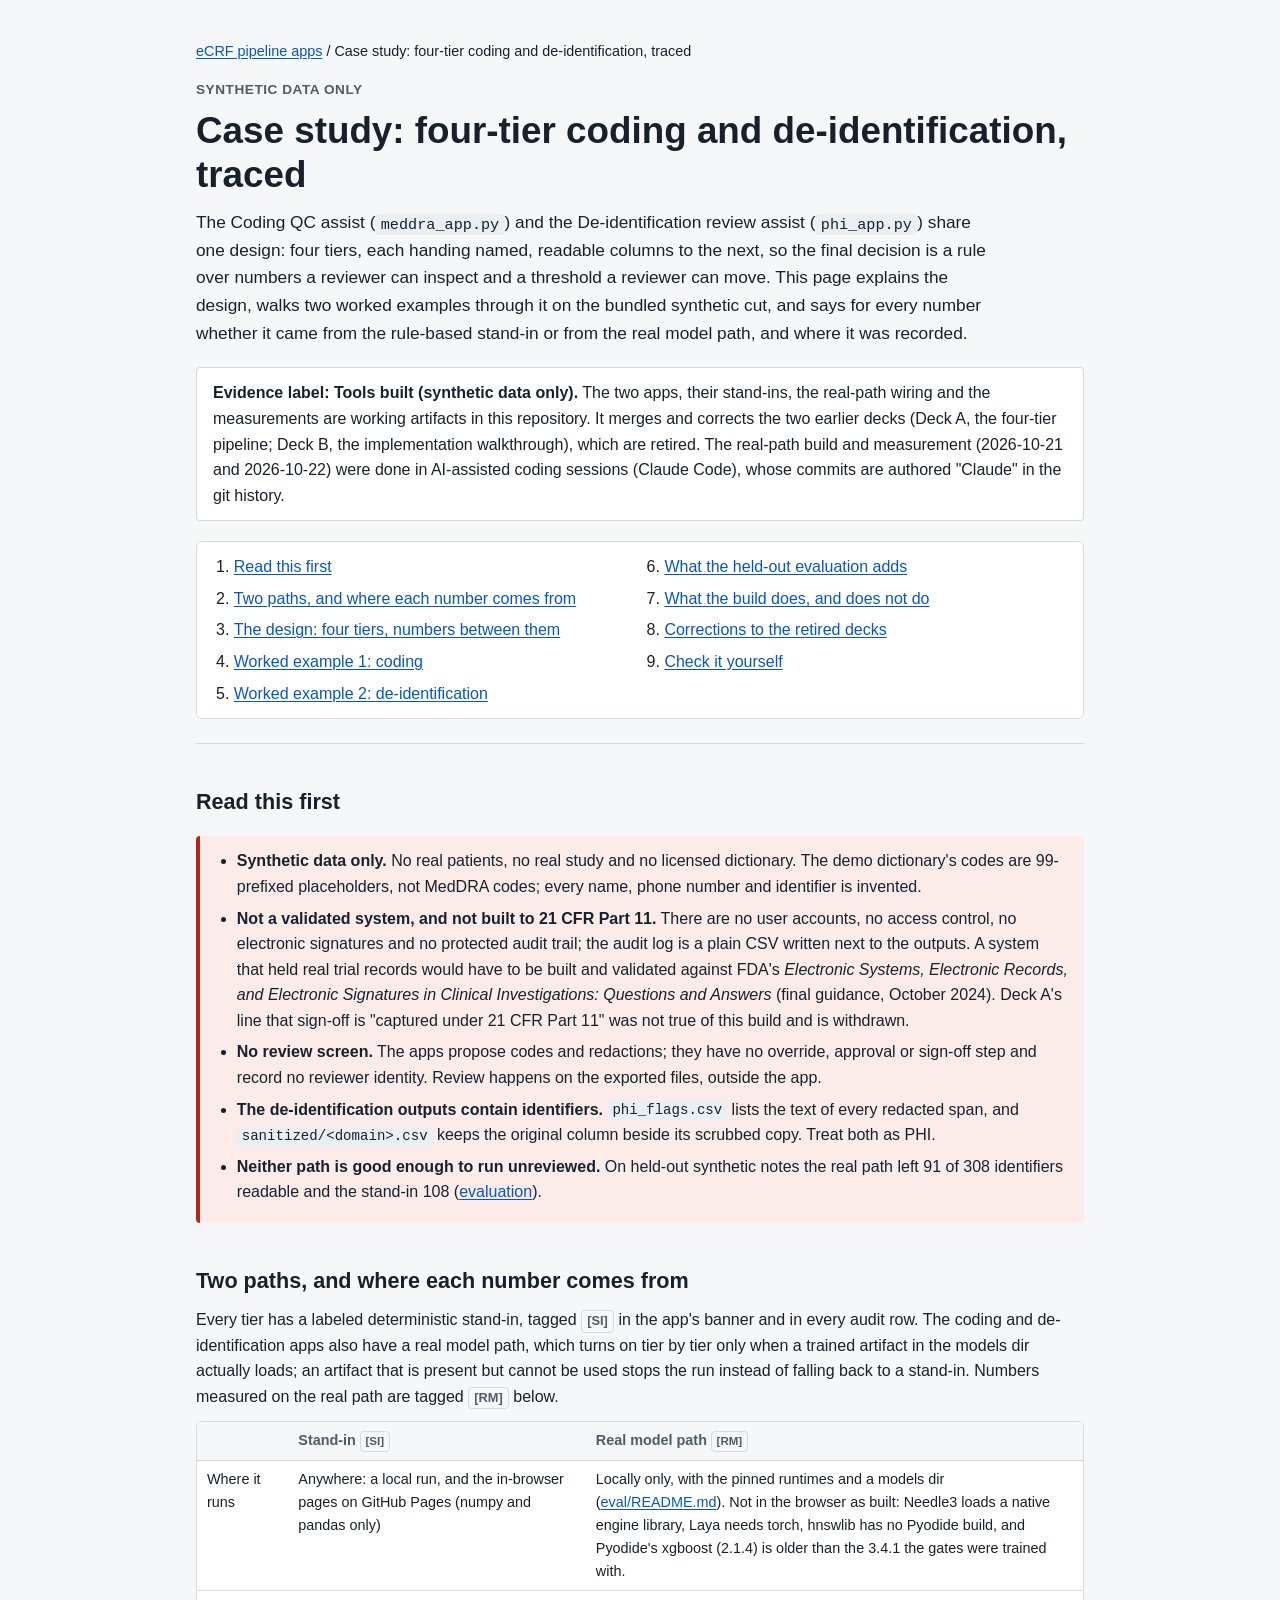
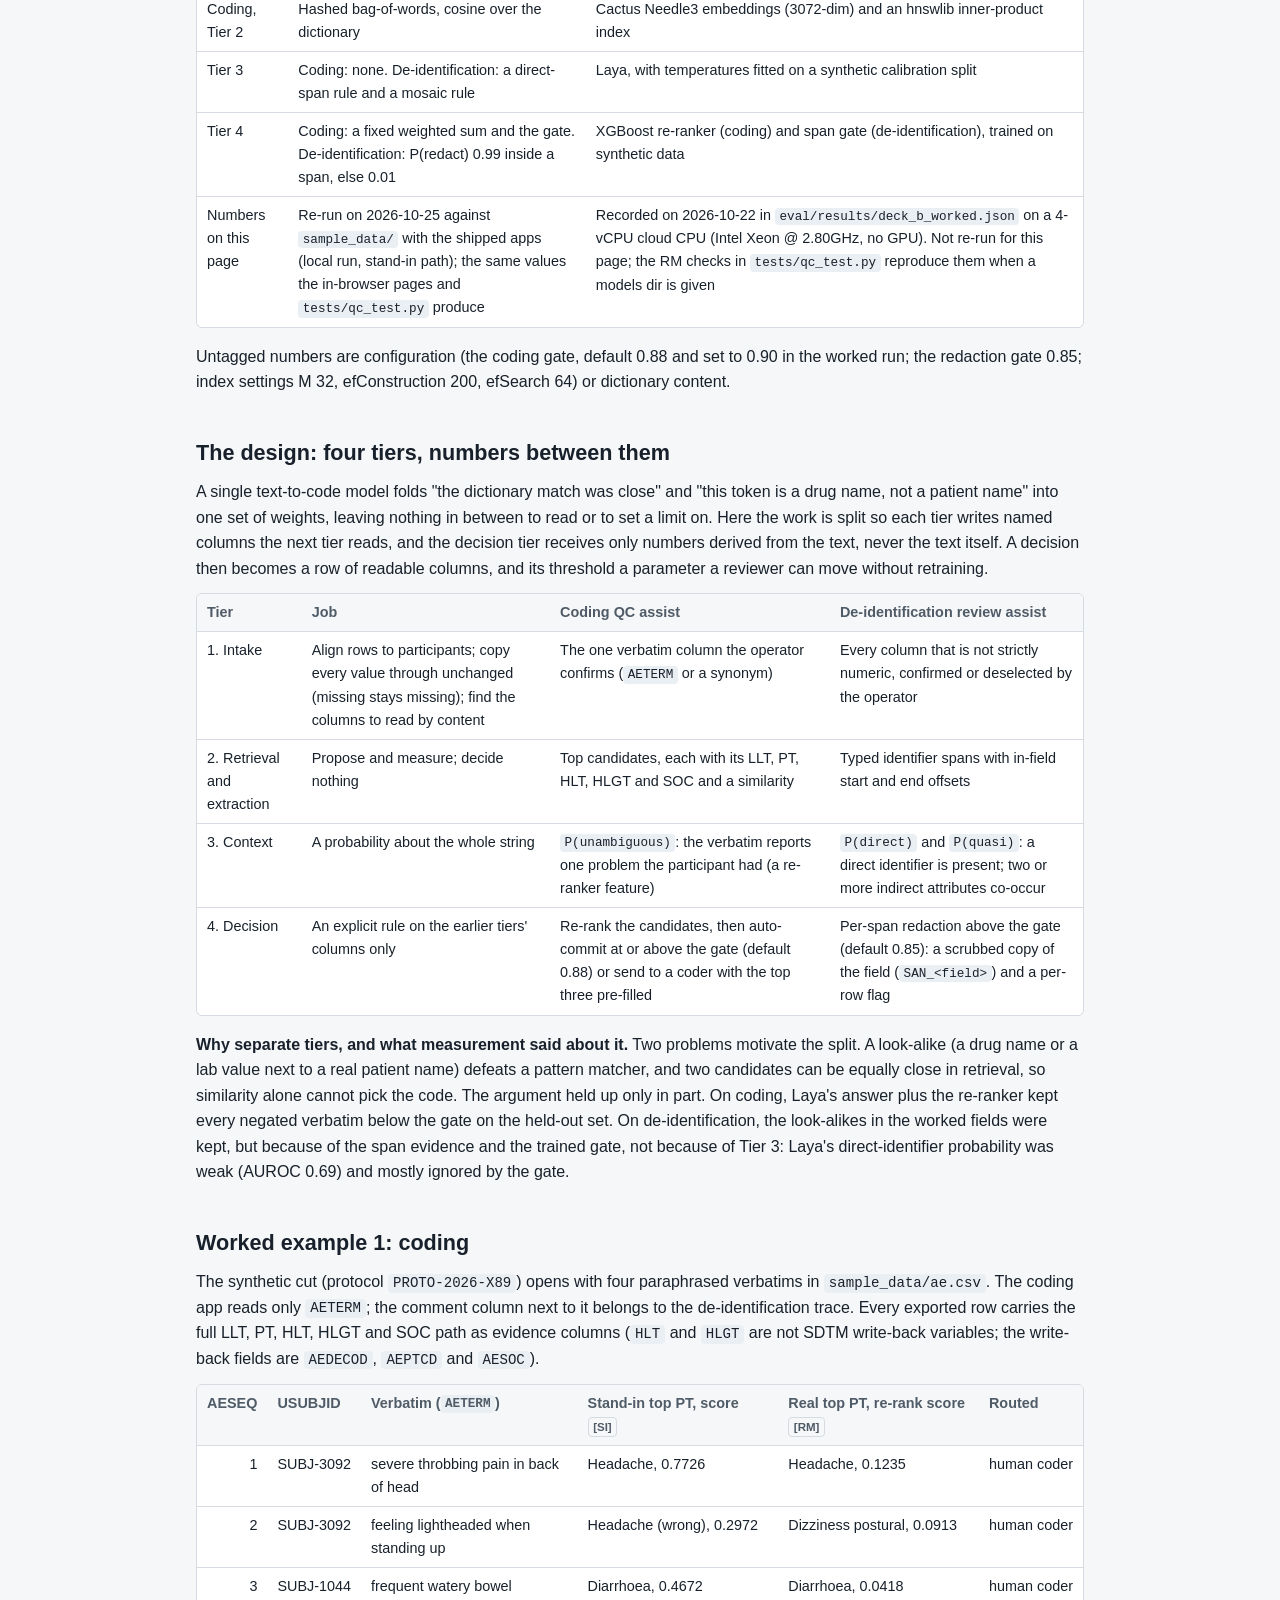
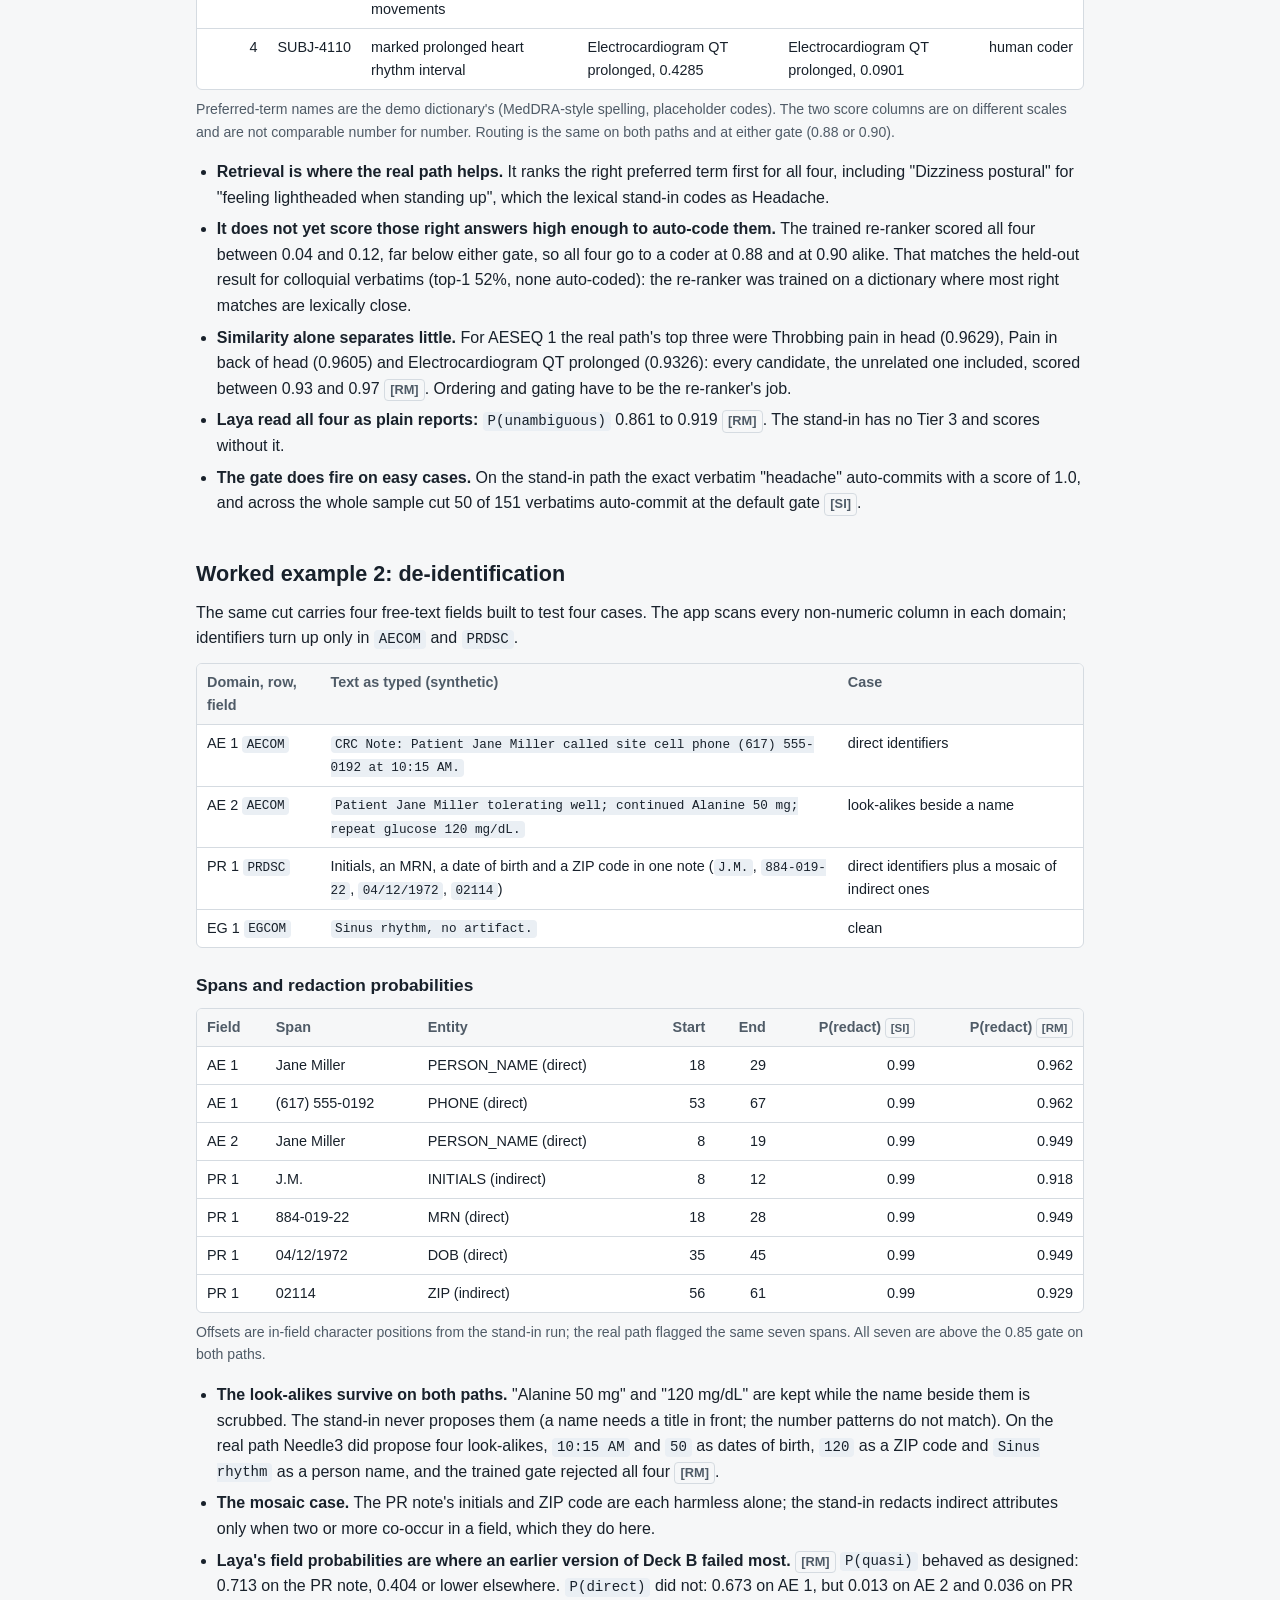
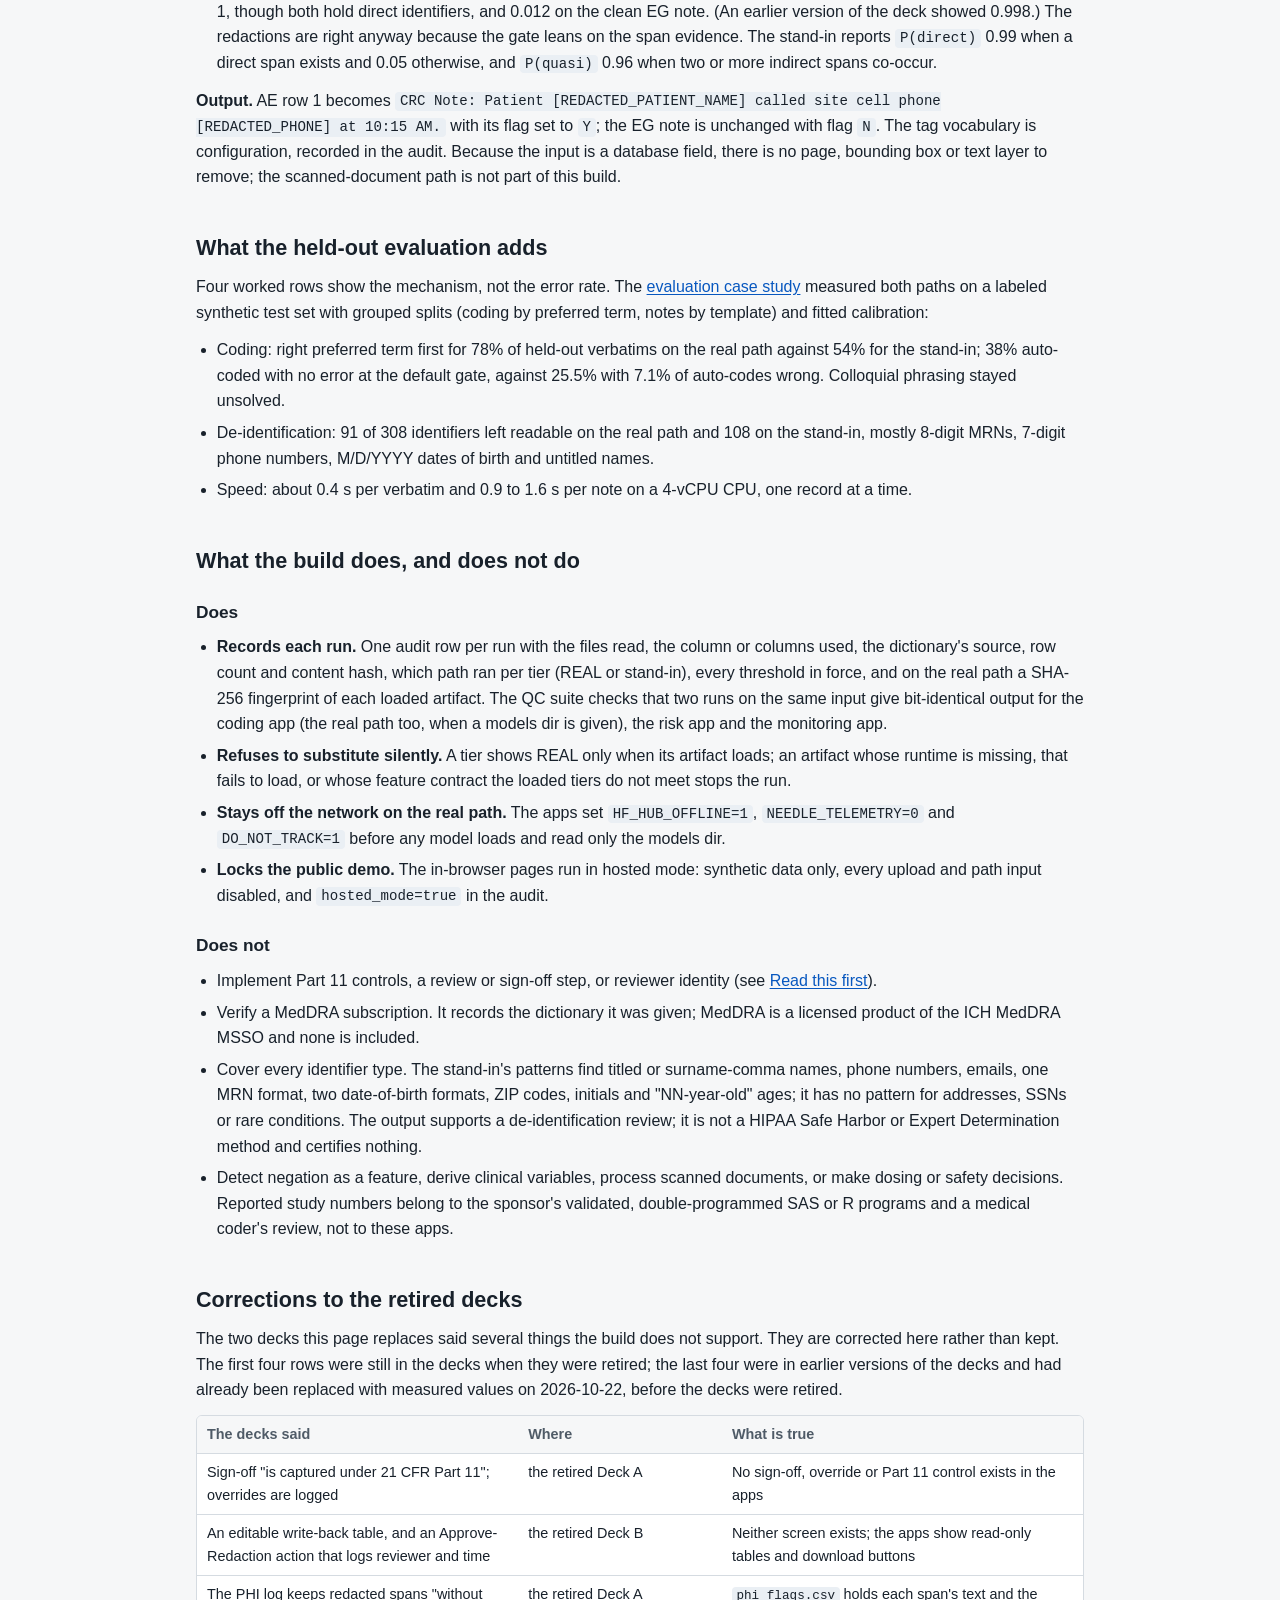
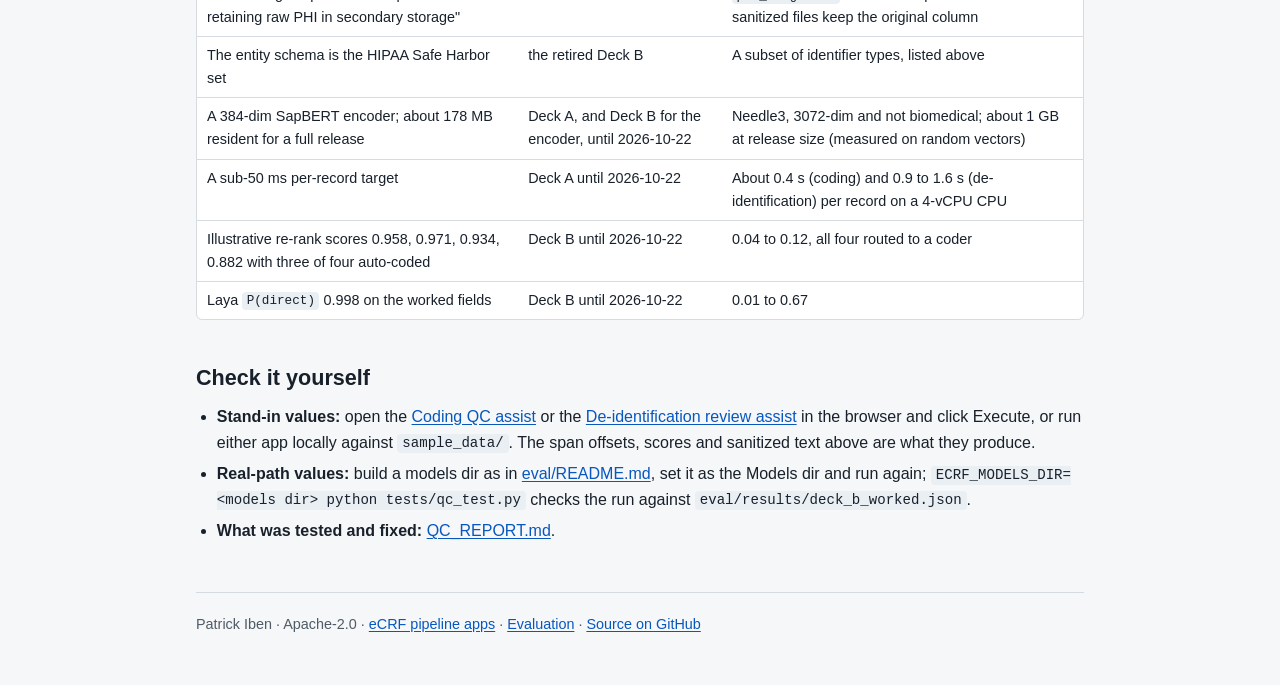
<file: docs/deck_a_four_tier_pipeline.html>
<!DOCTYPE html>
<html lang="en">
<head>
<meta charset="utf-8">
<meta name="viewport" content="width=device-width, initial-scale=1">
<title>Moved to the case study</title>
<meta name="robots" content="noindex">
<meta name="color-scheme" content="light dark">
<link rel="icon" href="data:,">
<!-- Redirect stub: Deck A (the four-tier pipeline) was retired and merged into case-study.html. Kept so old links keep working
     (QC check D1: a retired deck URL must redirect to a page that exists). -->
<meta http-equiv="refresh" content="0; url=case-study.html">
<link rel="canonical" href="case-study.html">
<style>
:root { --bg:#F6F7F8; --text:#18212B; --accent:#0757BF; }
@media (prefers-color-scheme: dark) { :root { --bg:#12171D; --text:#E6EAEE; --accent:#7DB5FF; } }
body { margin:0; padding:40px 16px; background:var(--bg); color:var(--text);
  font-family:-apple-system,BlinkMacSystemFont,"Segoe UI","Helvetica Neue",Helvetica,Arial,sans-serif; line-height:1.6; }
main { max-width:40em; margin:0 auto; }
a { color:var(--accent); }
</style>
</head>
<body>
<main>
<p>Deck A (the four-tier pipeline) was merged into one case study, which also corrects it.
  If this page does not move on by itself, open <a href="case-study.html">Case study: four-tier coding and de-identification, traced</a>.</p>
</main>
</body>
</html>
</file>
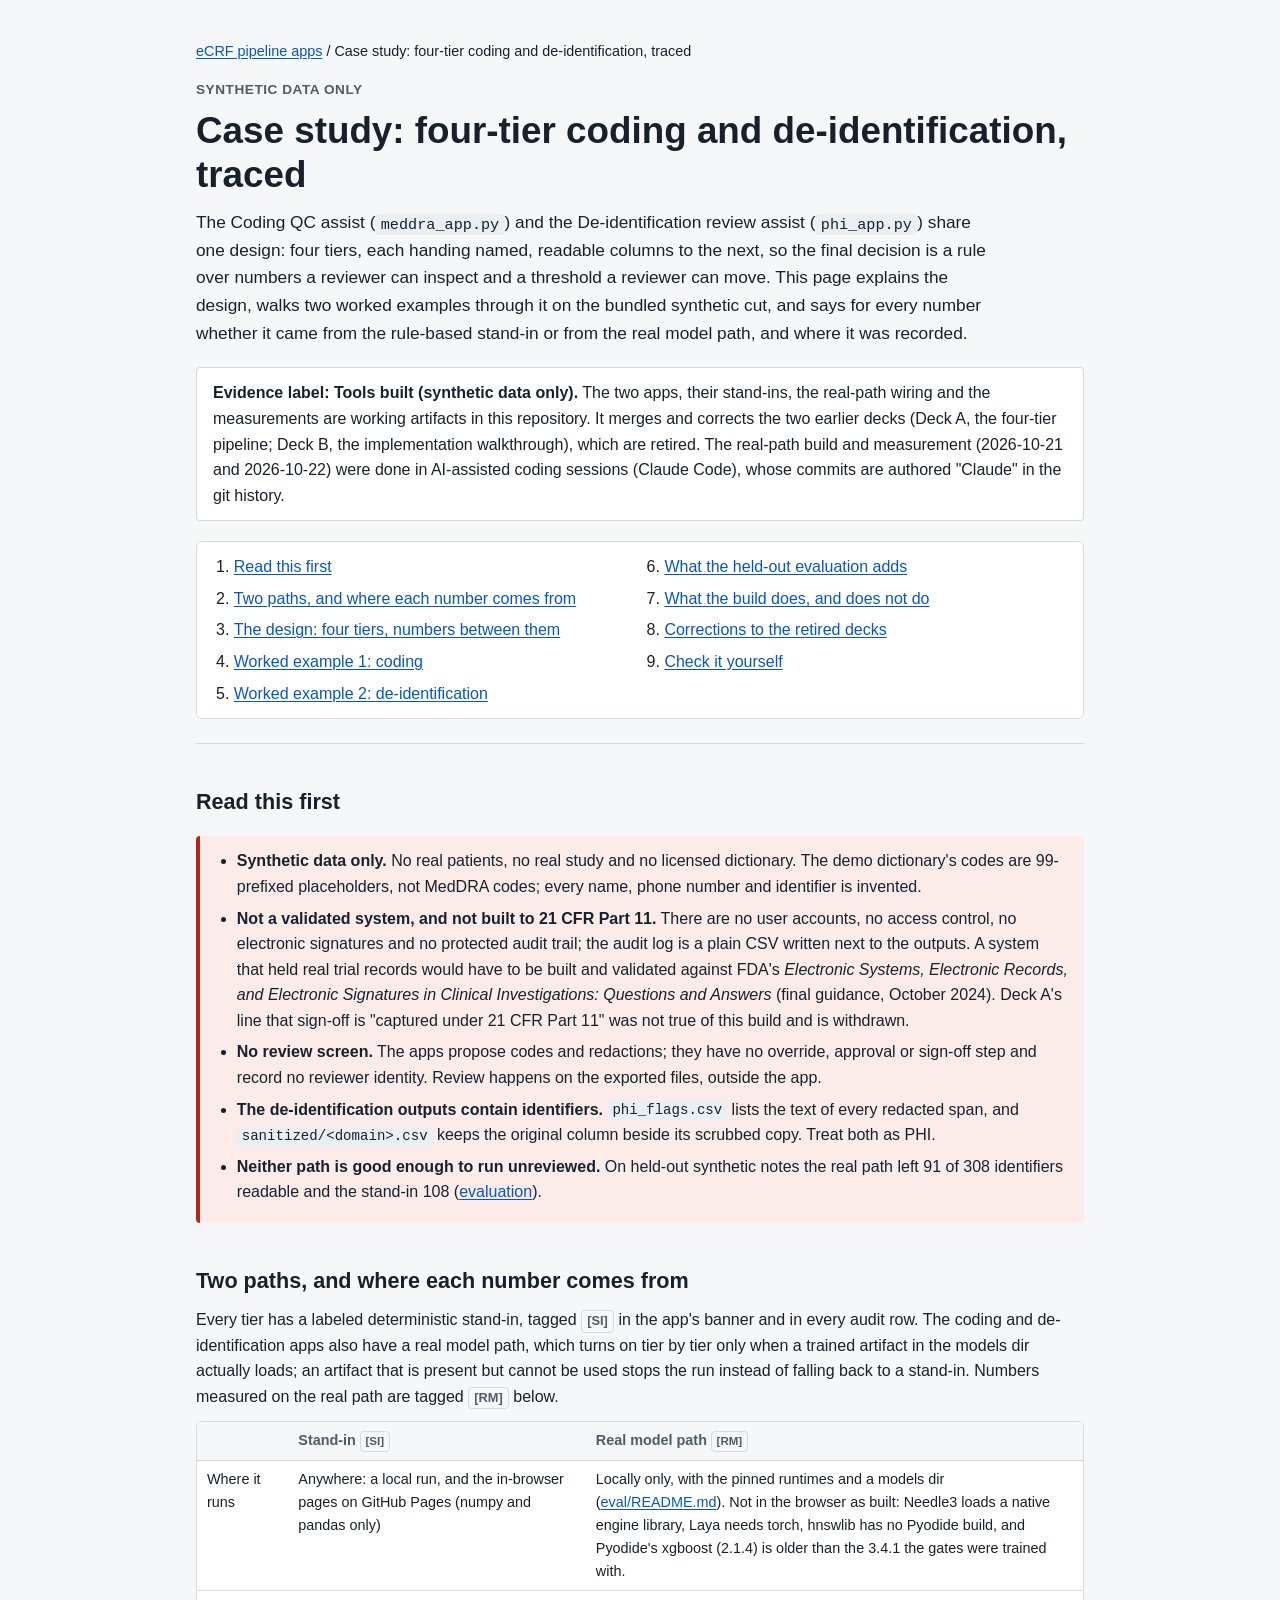
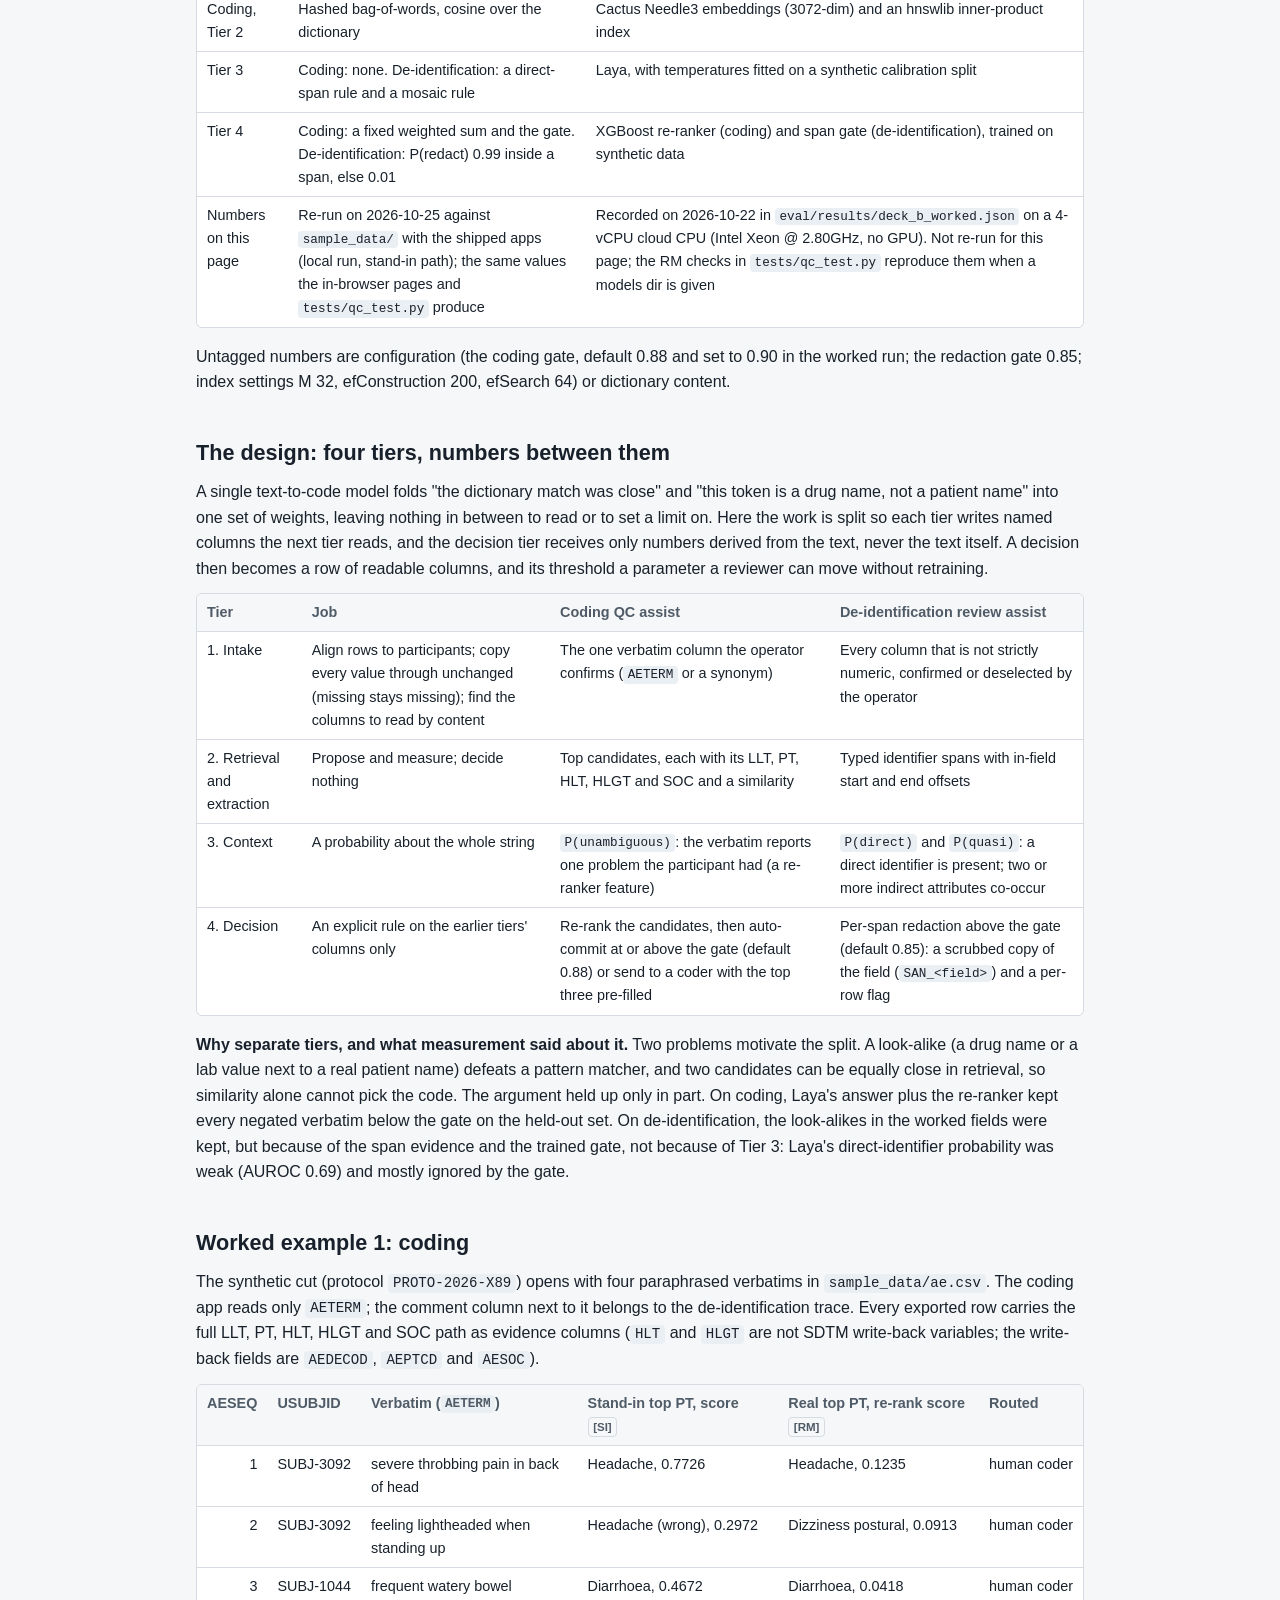
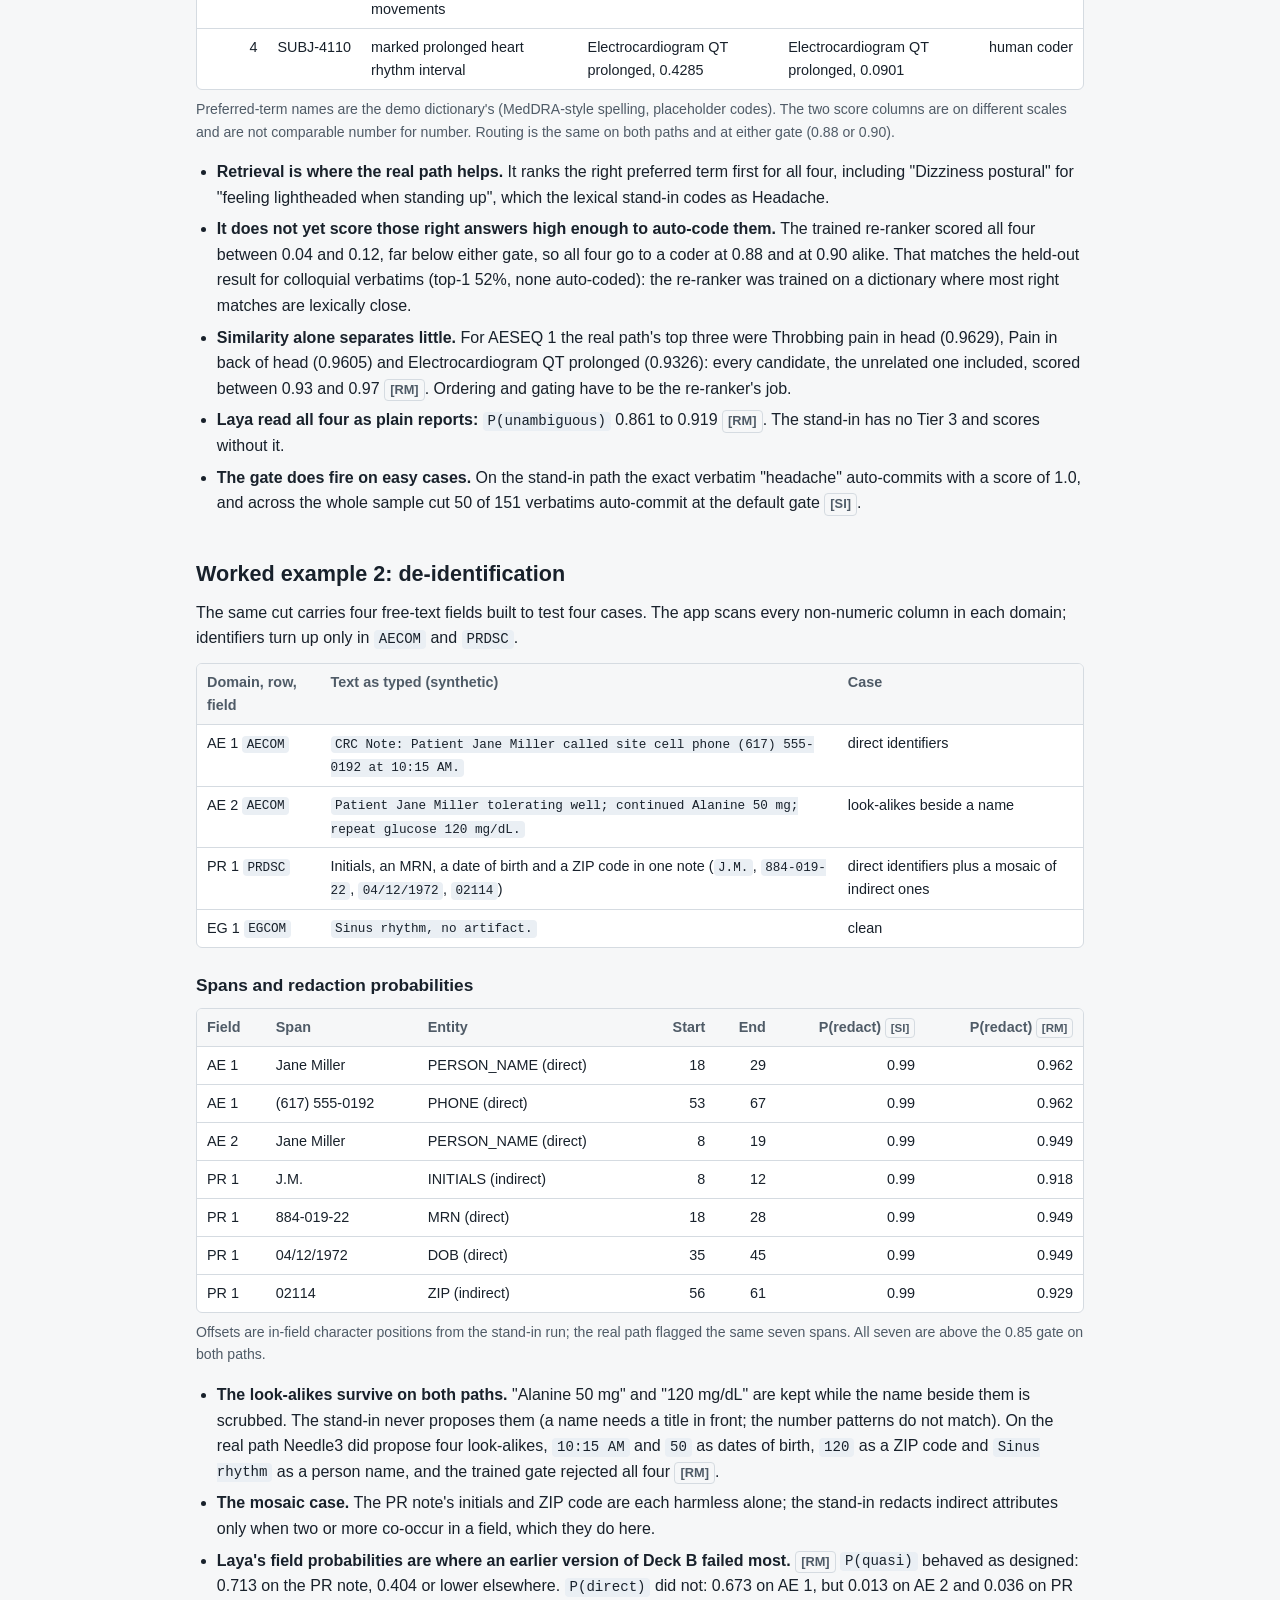
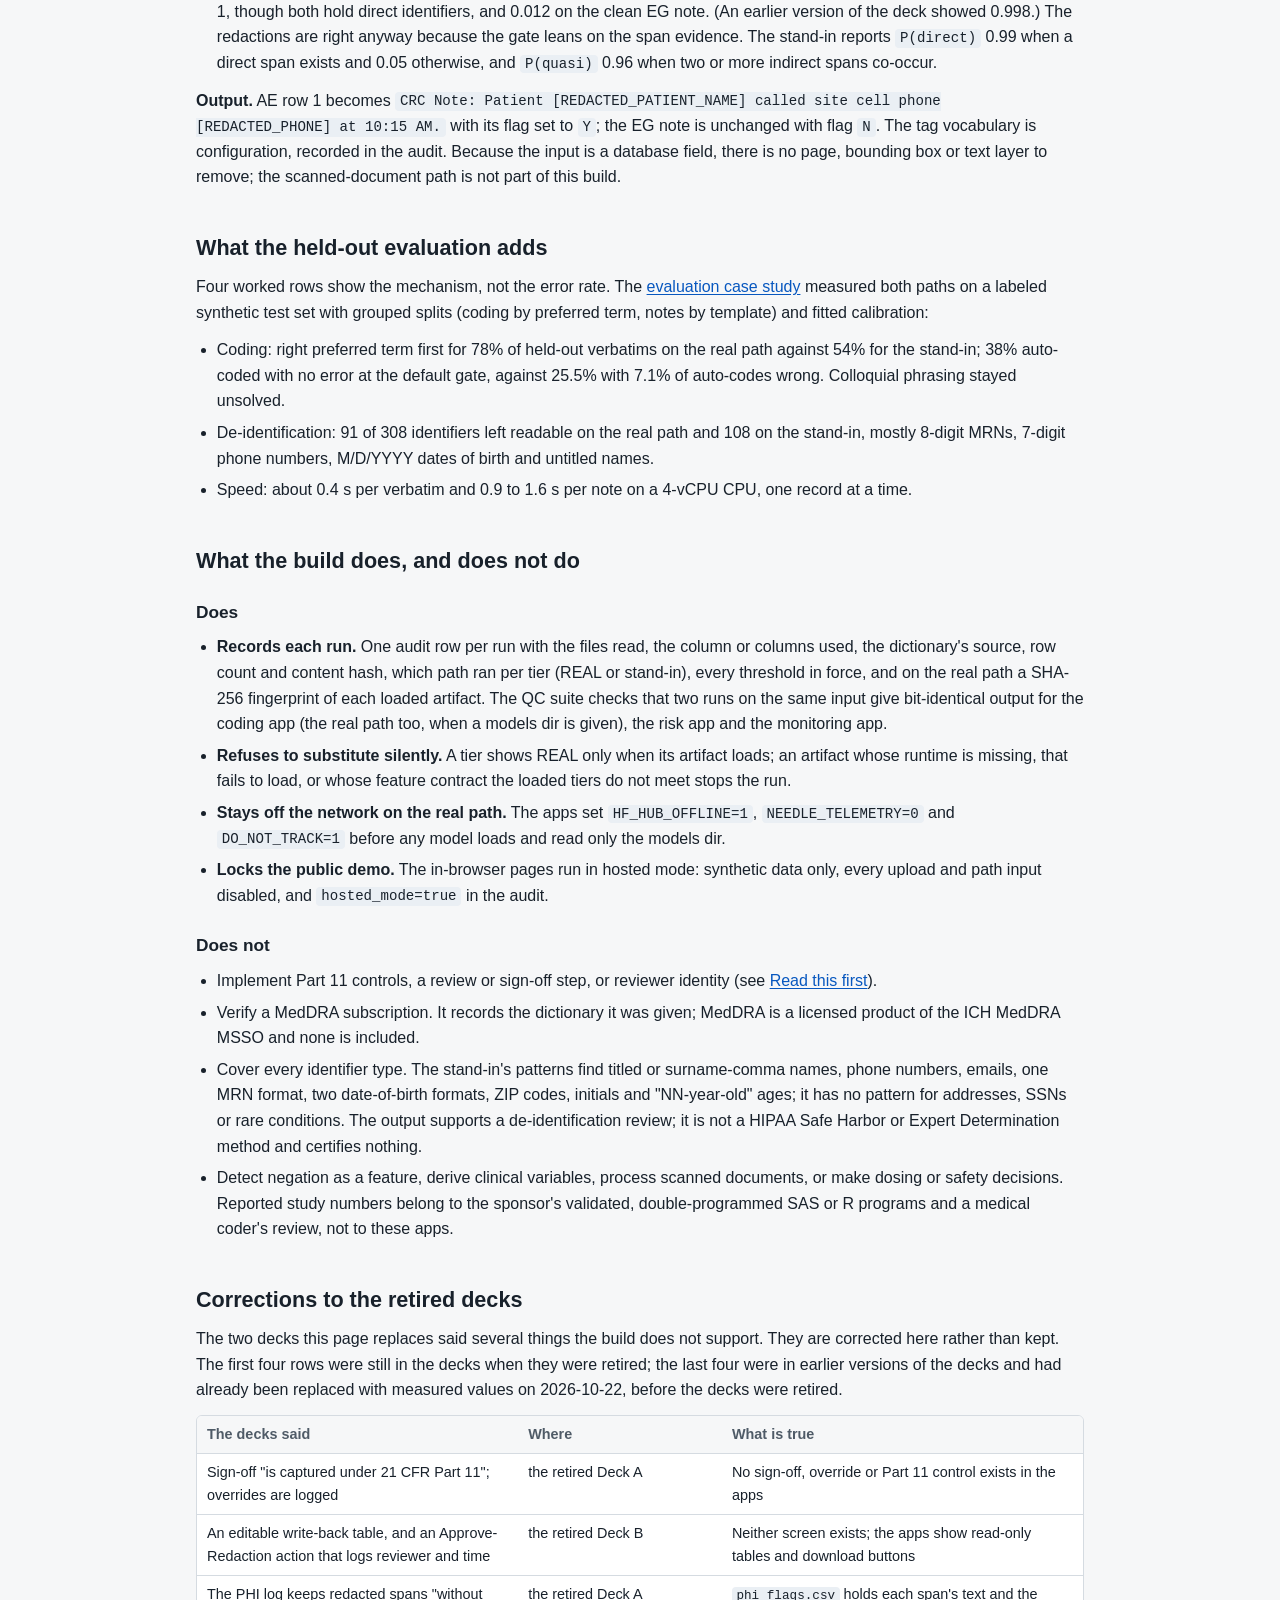
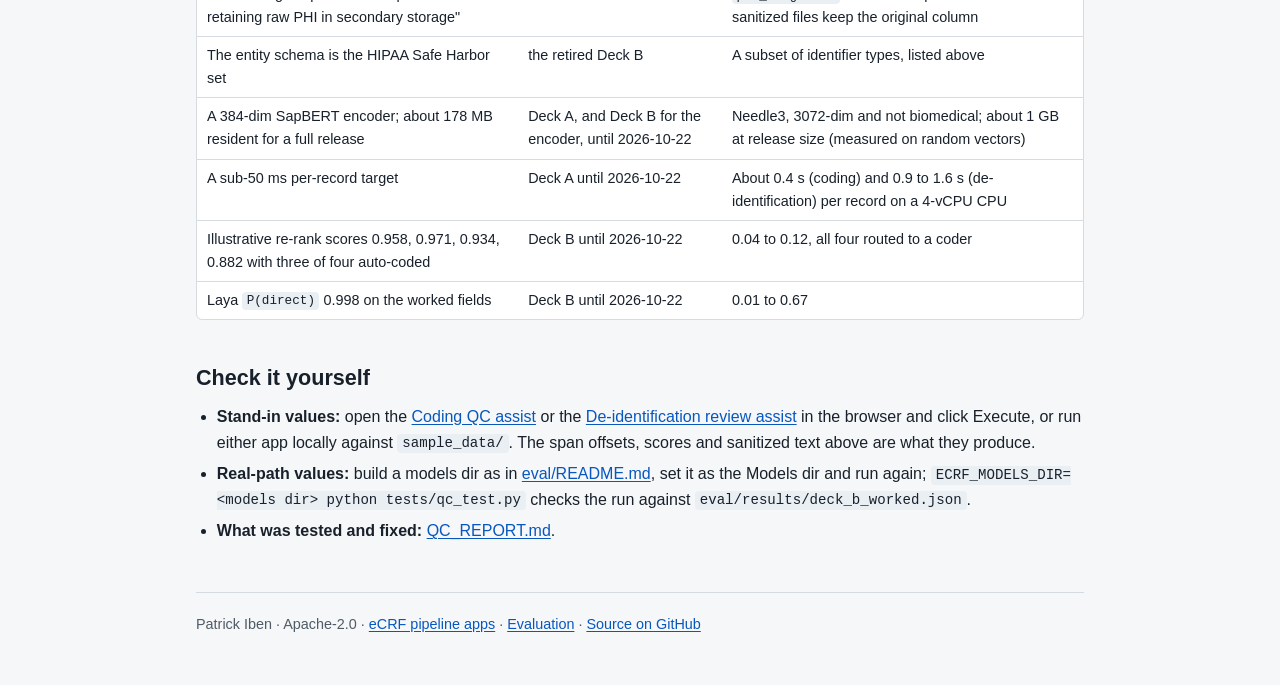
<file: docs/deck_b_implementation_walkthrough.html>
<!DOCTYPE html>
<html lang="en">
<head>
<meta charset="utf-8">
<meta name="viewport" content="width=device-width, initial-scale=1">
<title>Moved to the case study</title>
<meta name="robots" content="noindex">
<meta name="color-scheme" content="light dark">
<link rel="icon" href="data:,">
<!-- Redirect stub: Deck B (the implementation walkthrough) was retired and merged into case-study.html. Kept so old links keep working
     (QC check D1: a retired deck URL must redirect to a page that exists). -->
<meta http-equiv="refresh" content="0; url=case-study.html">
<link rel="canonical" href="case-study.html">
<style>
:root { --bg:#F6F7F8; --text:#18212B; --accent:#0757BF; }
@media (prefers-color-scheme: dark) { :root { --bg:#12171D; --text:#E6EAEE; --accent:#7DB5FF; } }
body { margin:0; padding:40px 16px; background:var(--bg); color:var(--text);
  font-family:-apple-system,BlinkMacSystemFont,"Segoe UI","Helvetica Neue",Helvetica,Arial,sans-serif; line-height:1.6; }
main { max-width:40em; margin:0 auto; }
a { color:var(--accent); }
</style>
</head>
<body>
<main>
<p>Deck B (the implementation walkthrough) was merged into one case study, which also corrects it.
  If this page does not move on by itself, open <a href="case-study.html">Case study: four-tier coding and de-identification, traced</a>.</p>
</main>
</body>
</html>
</file>
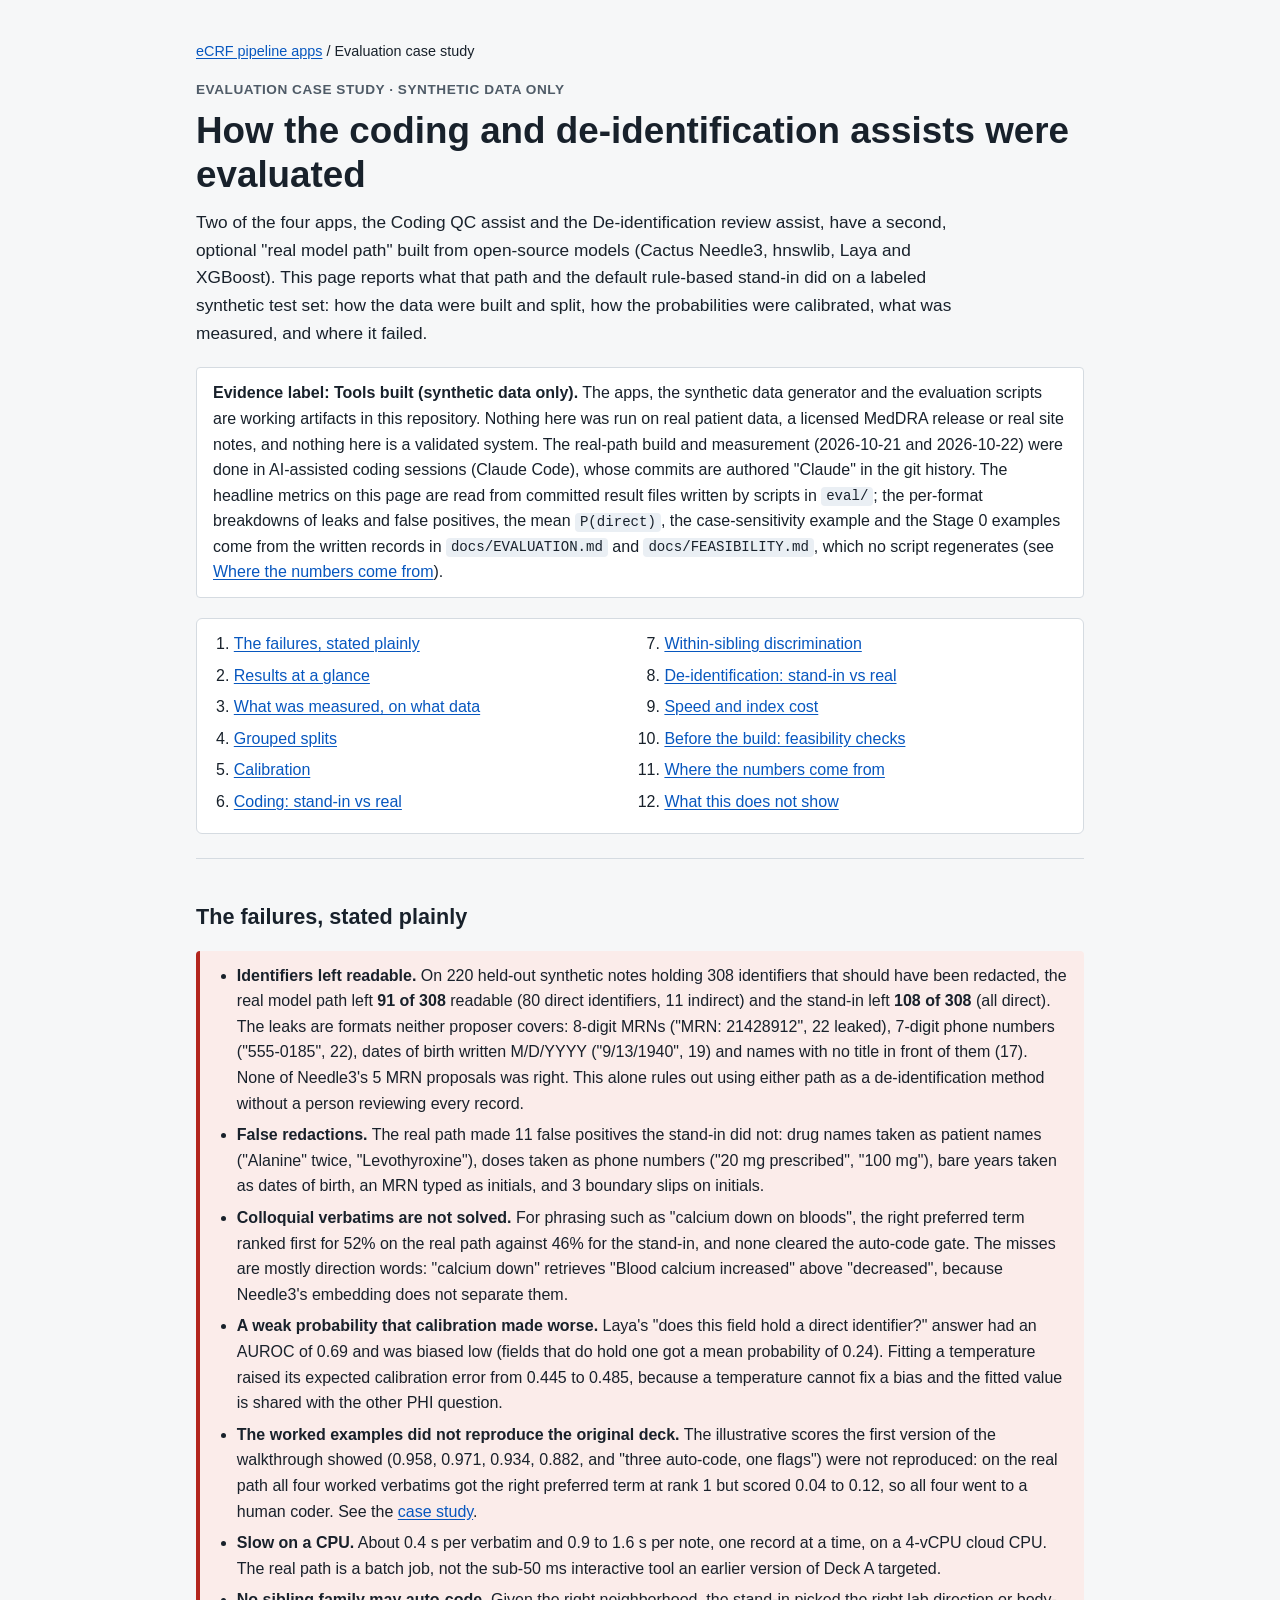
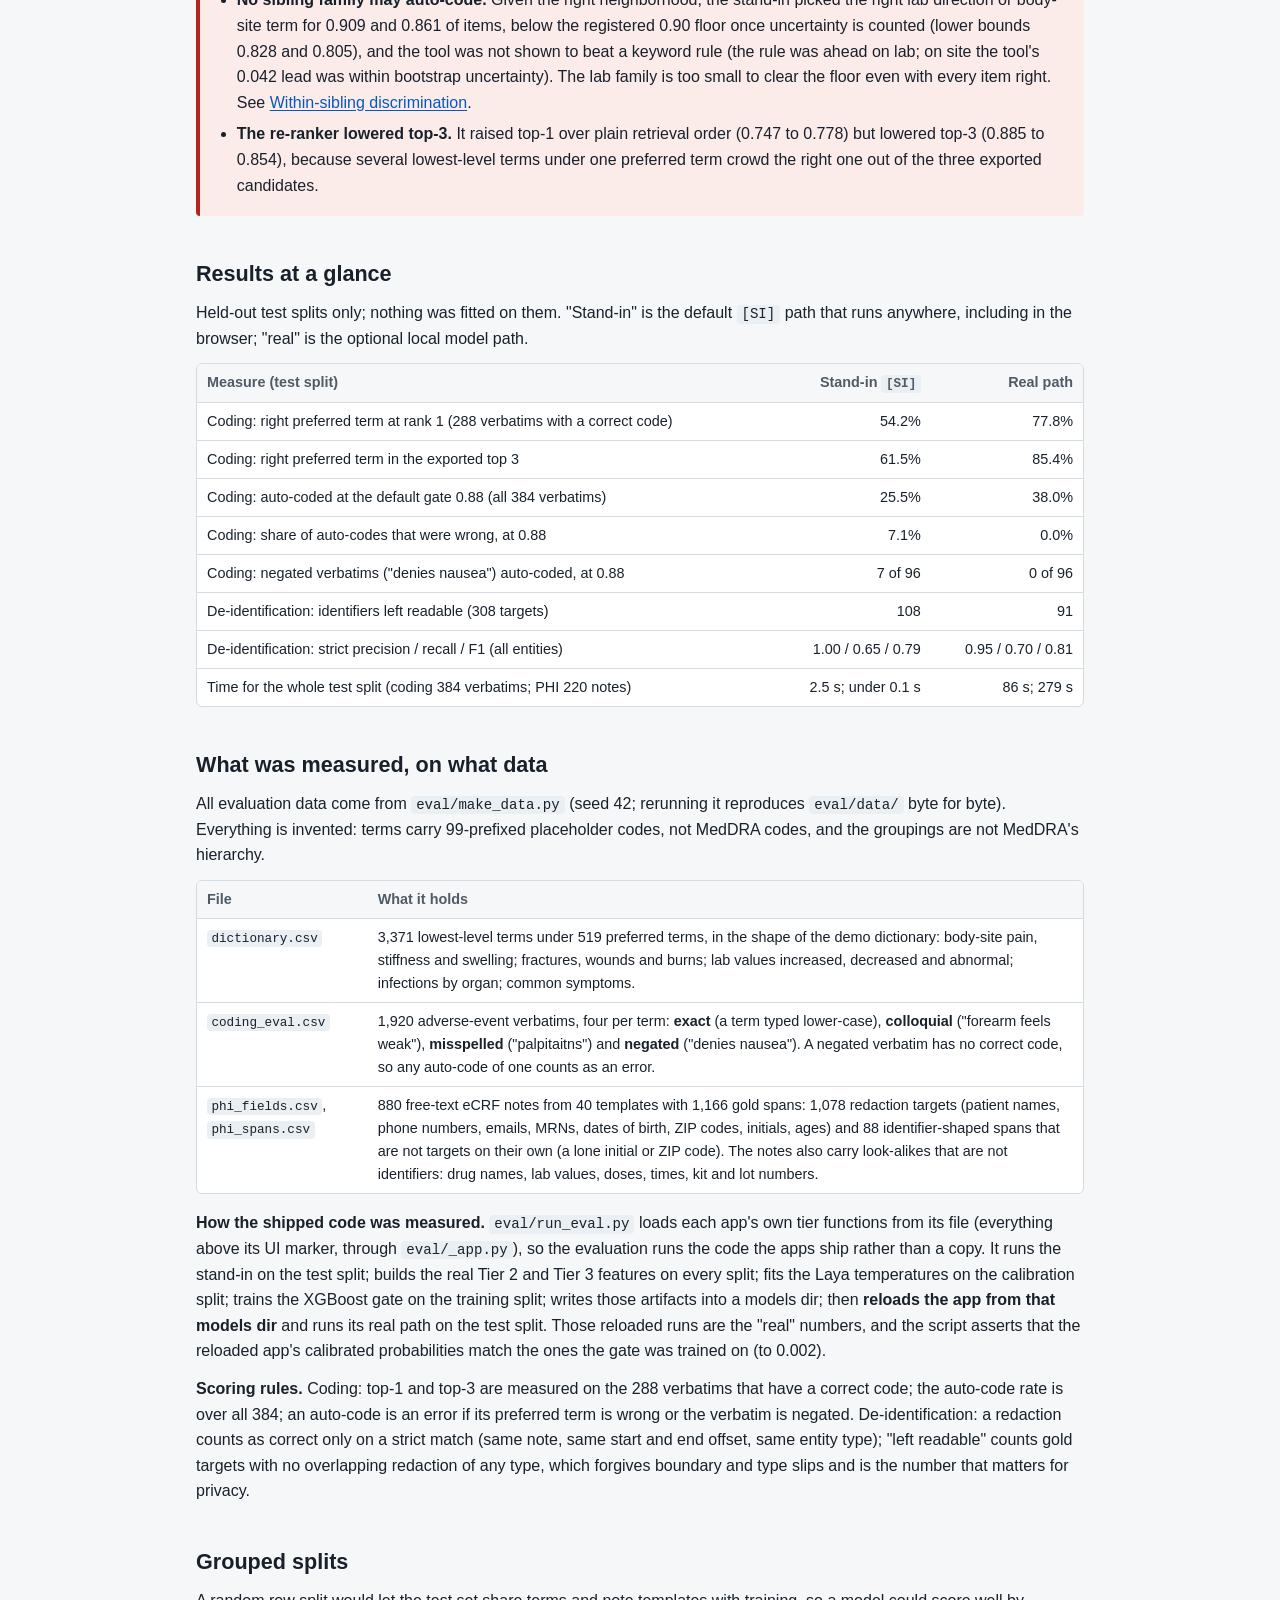
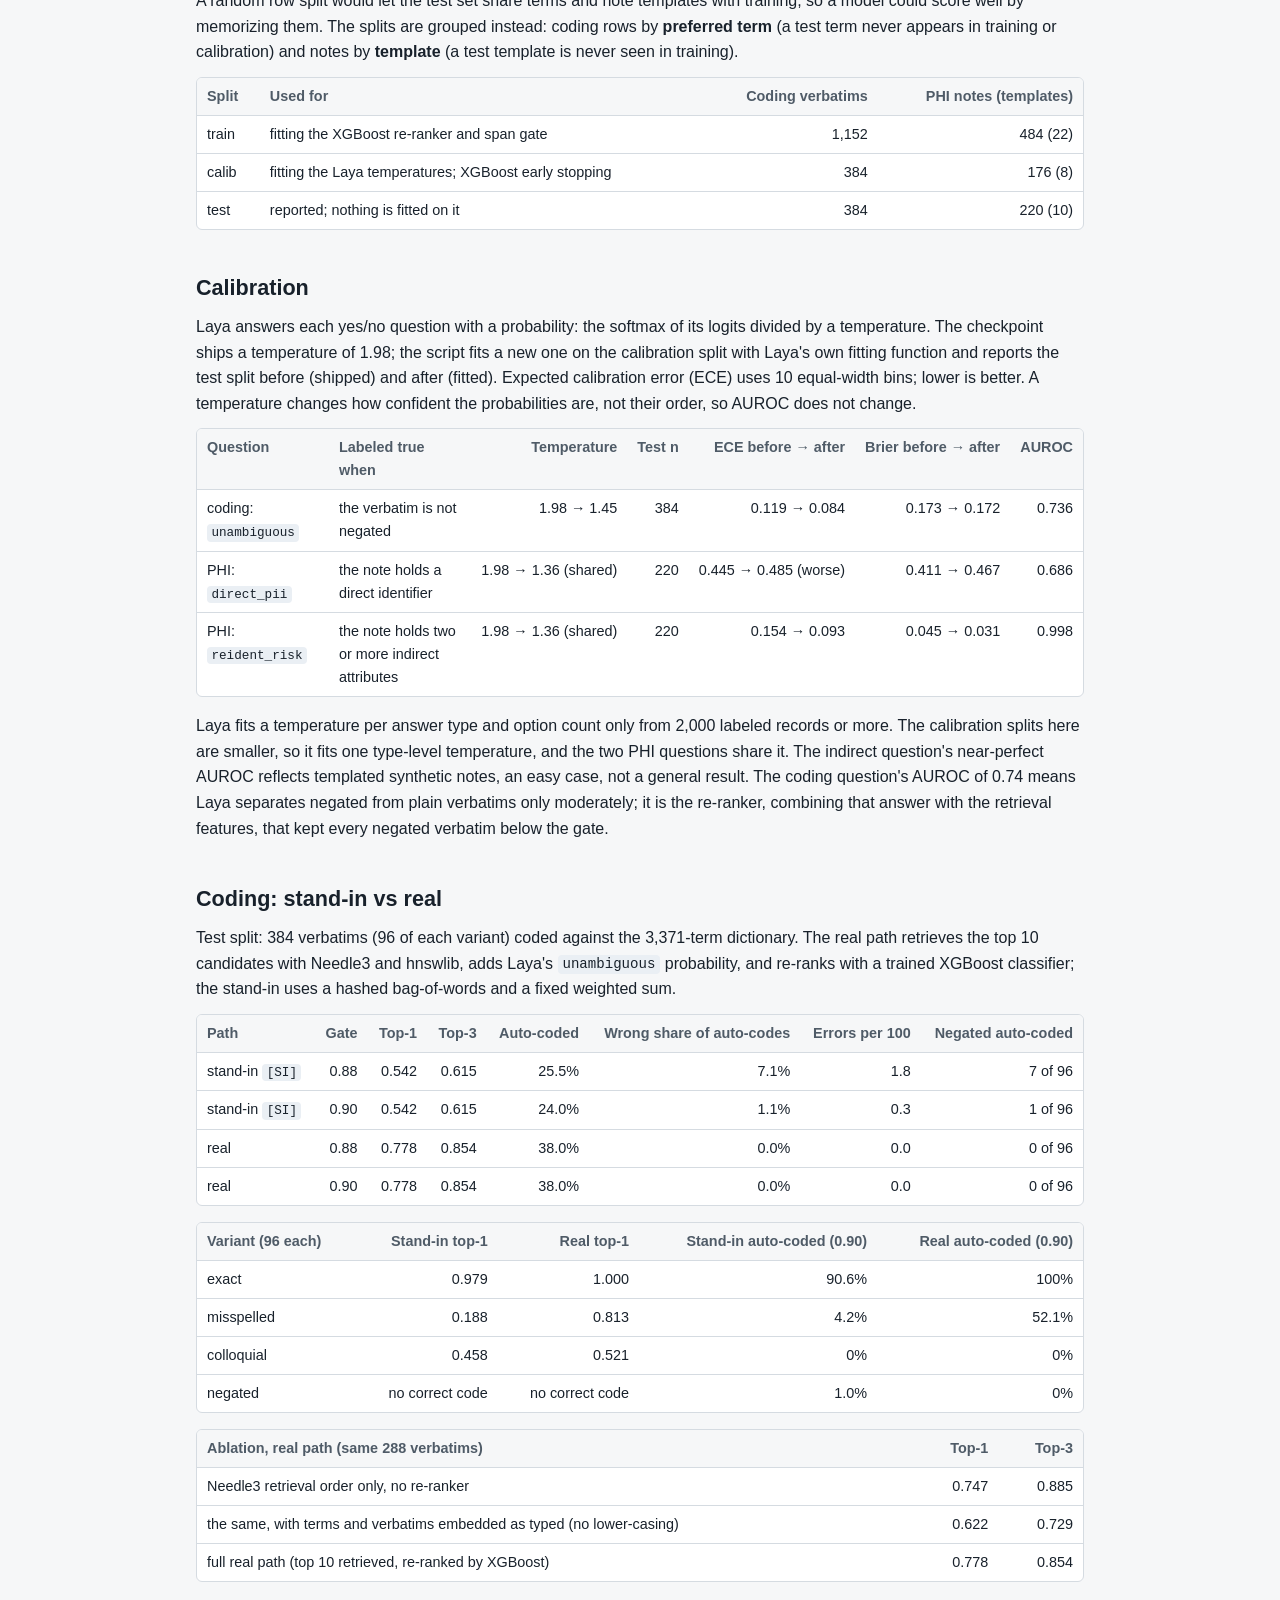
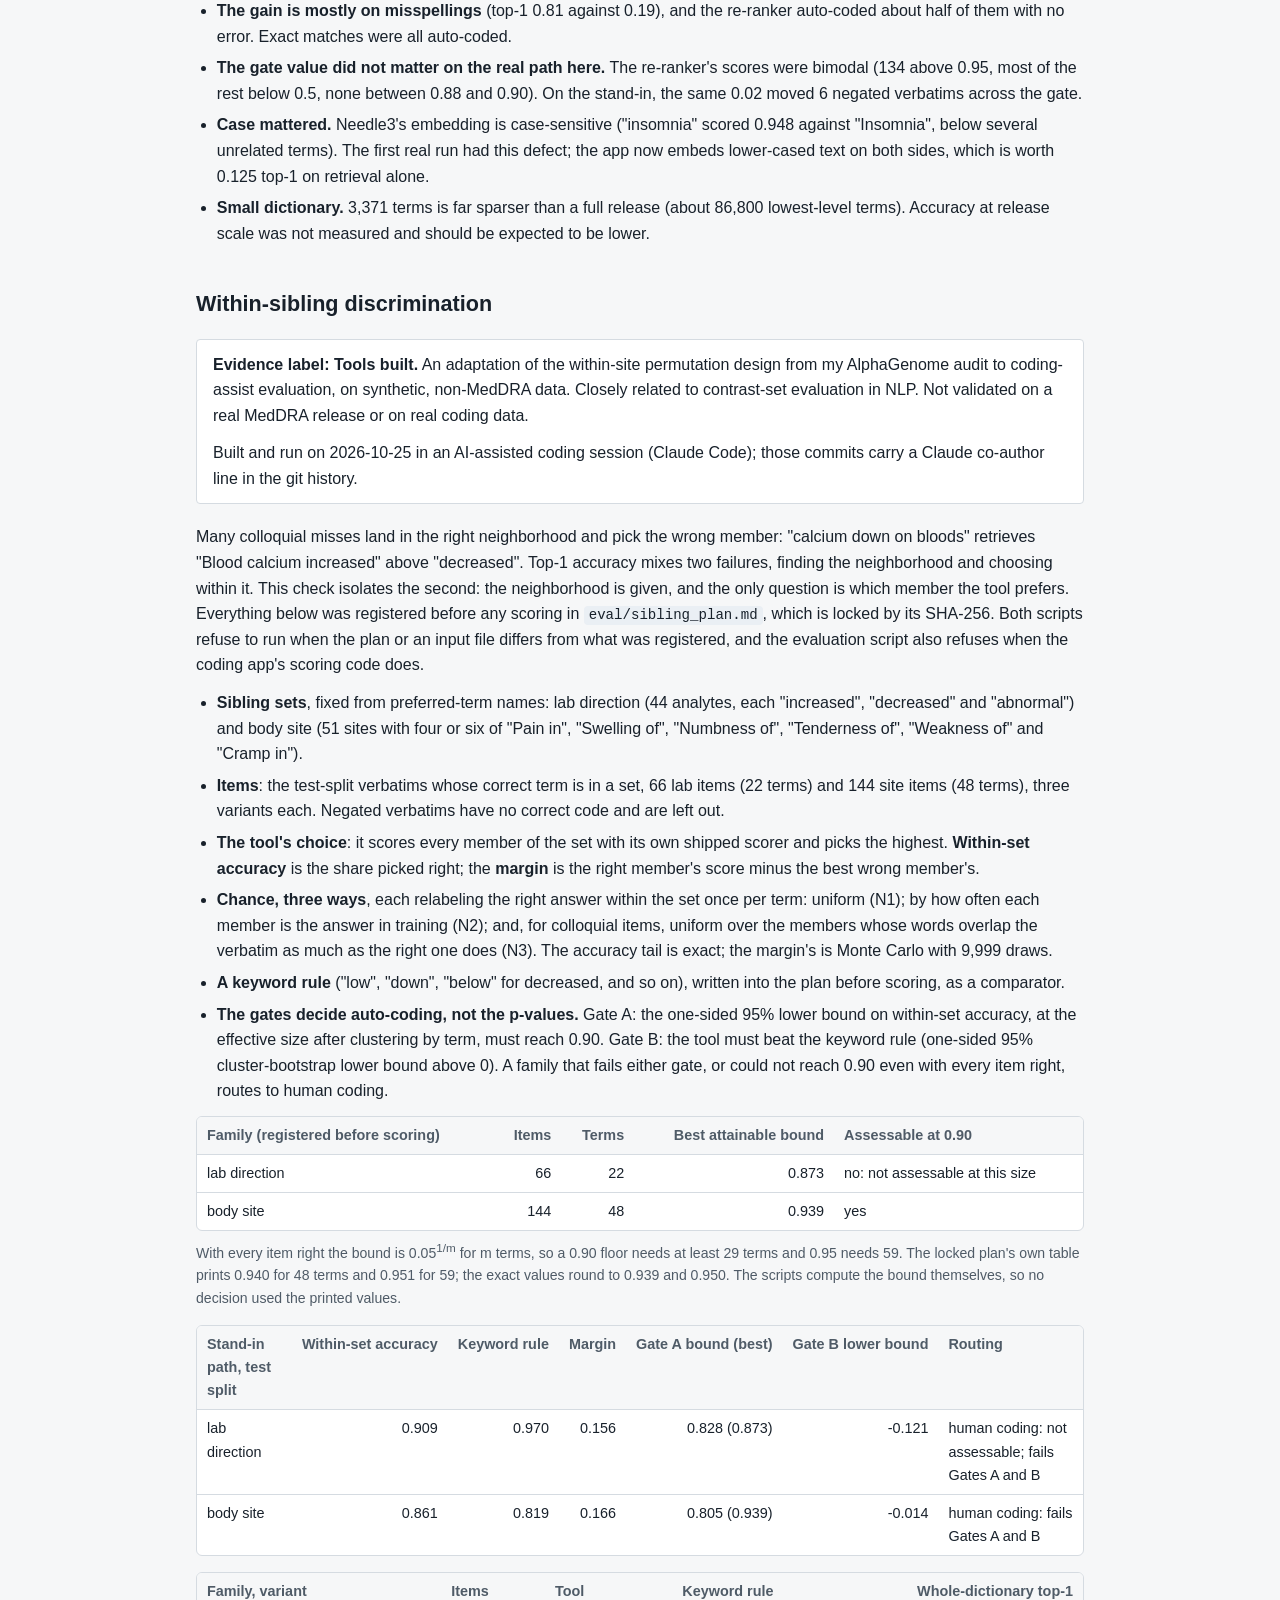
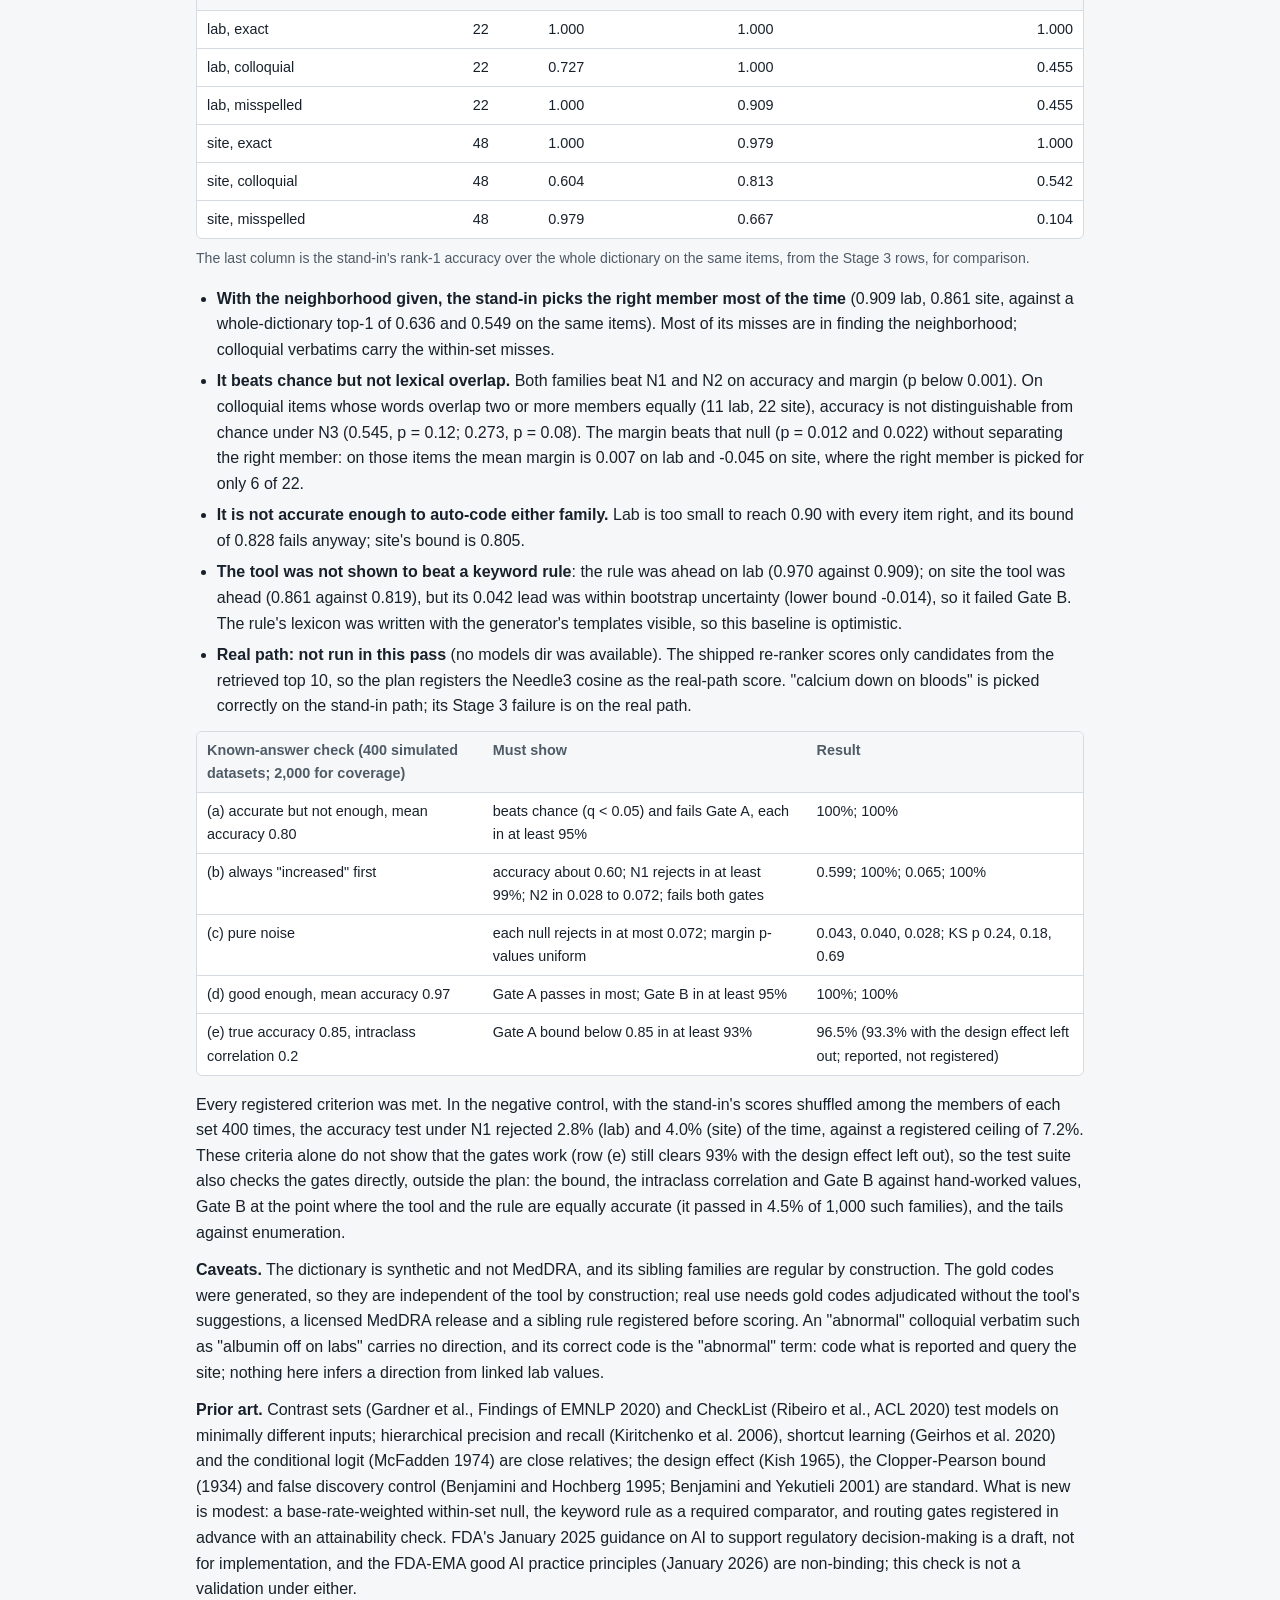
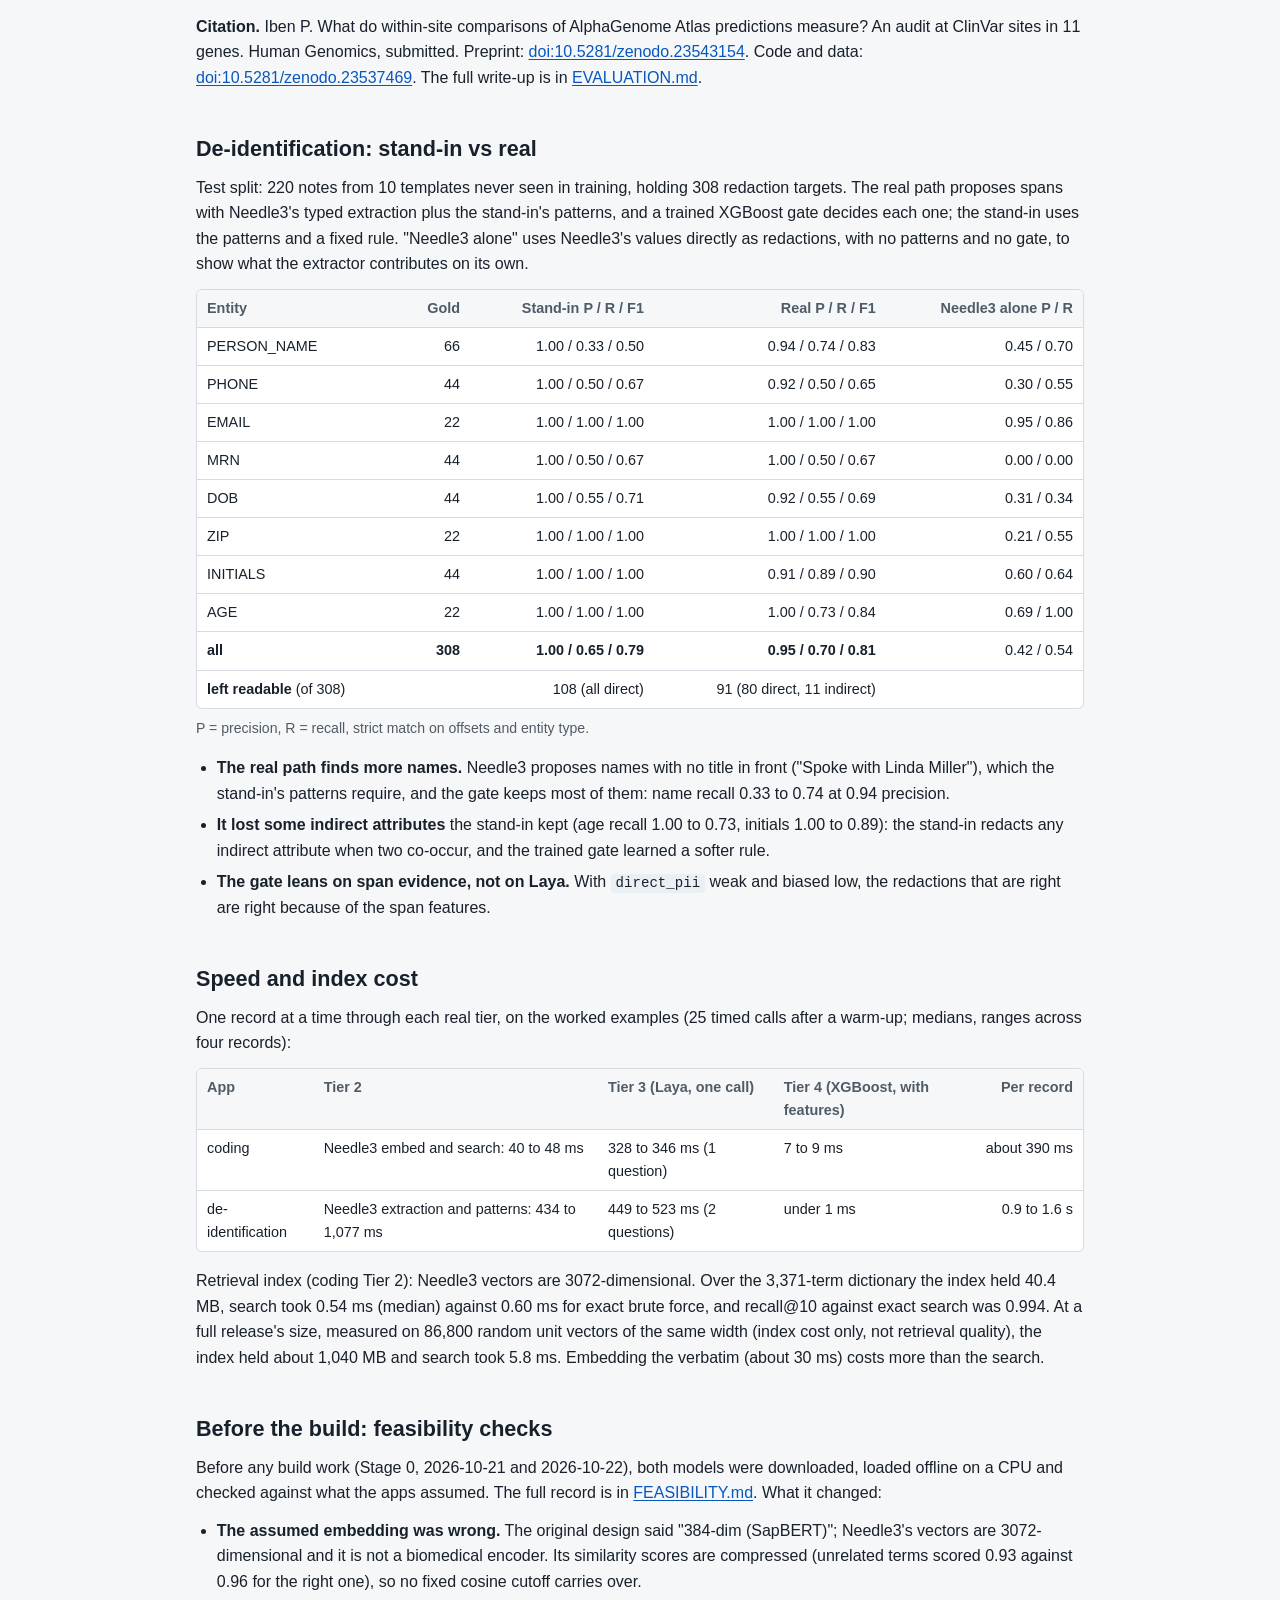
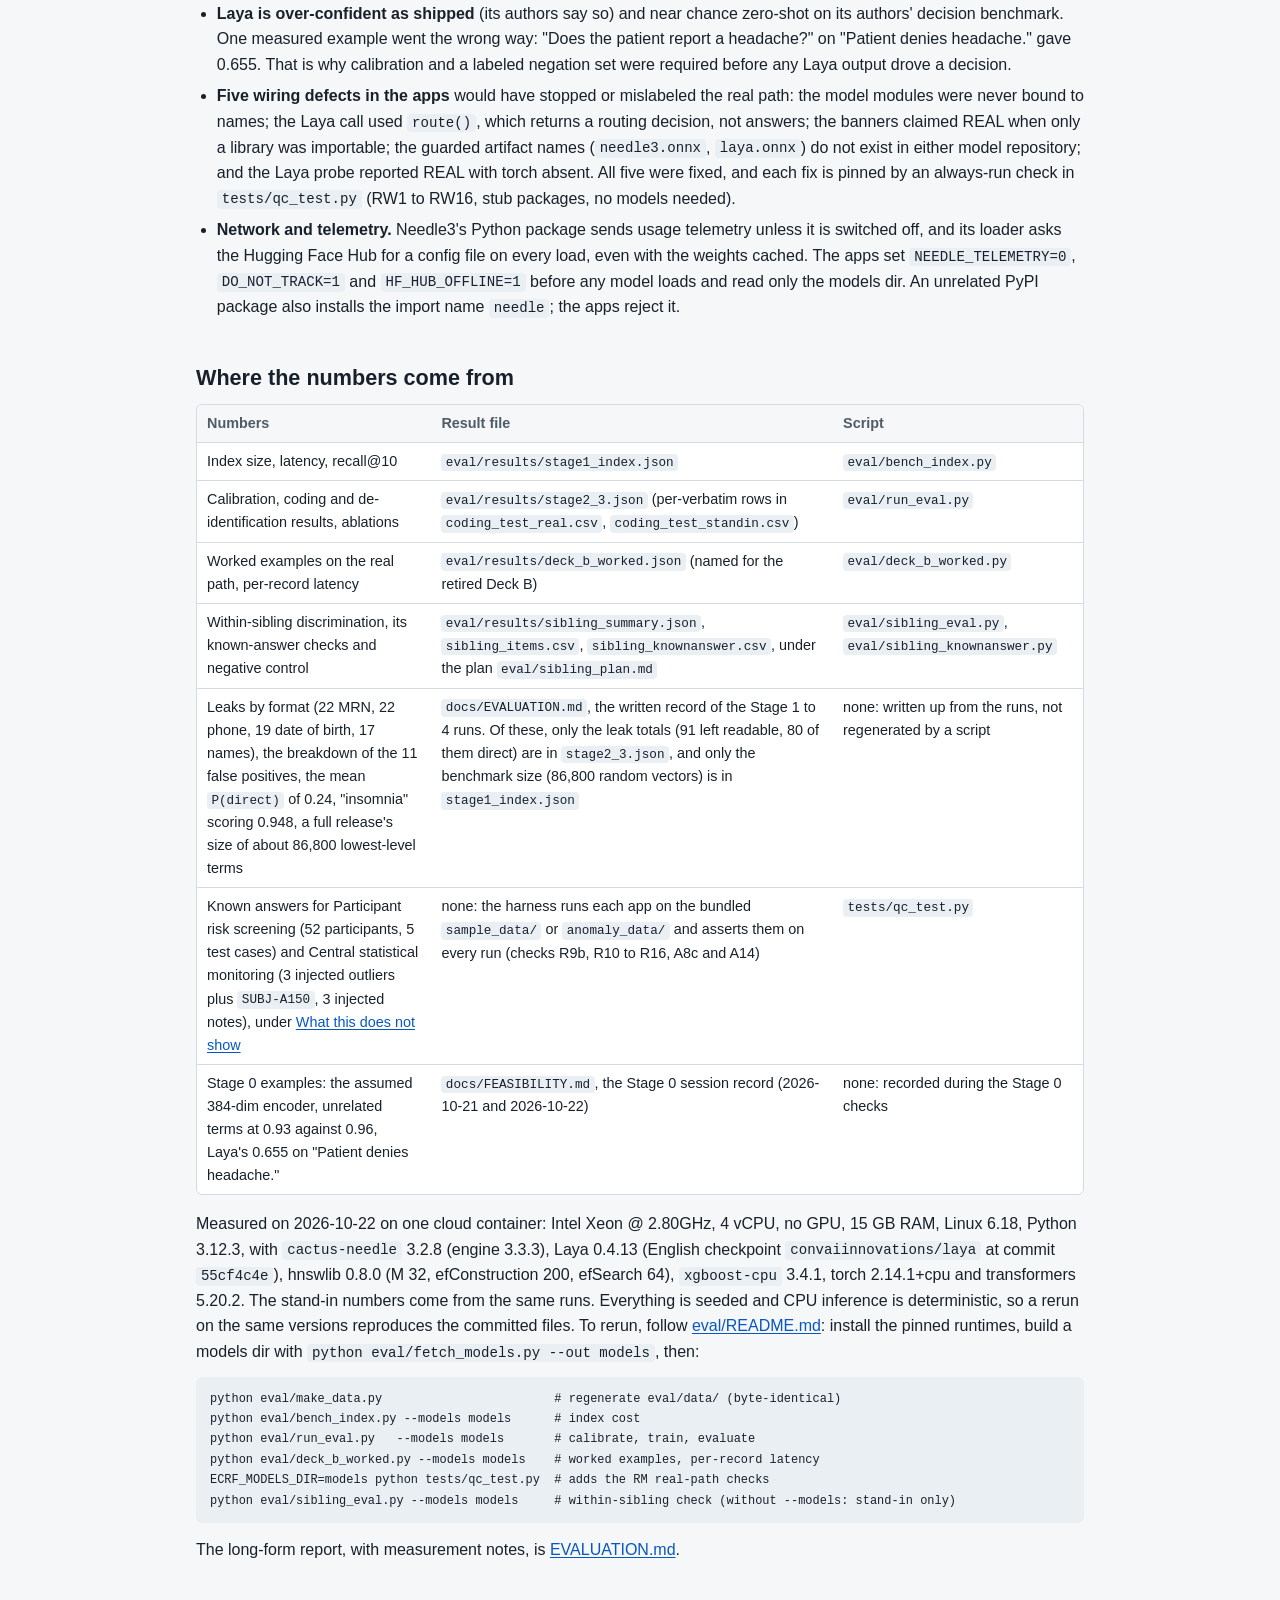
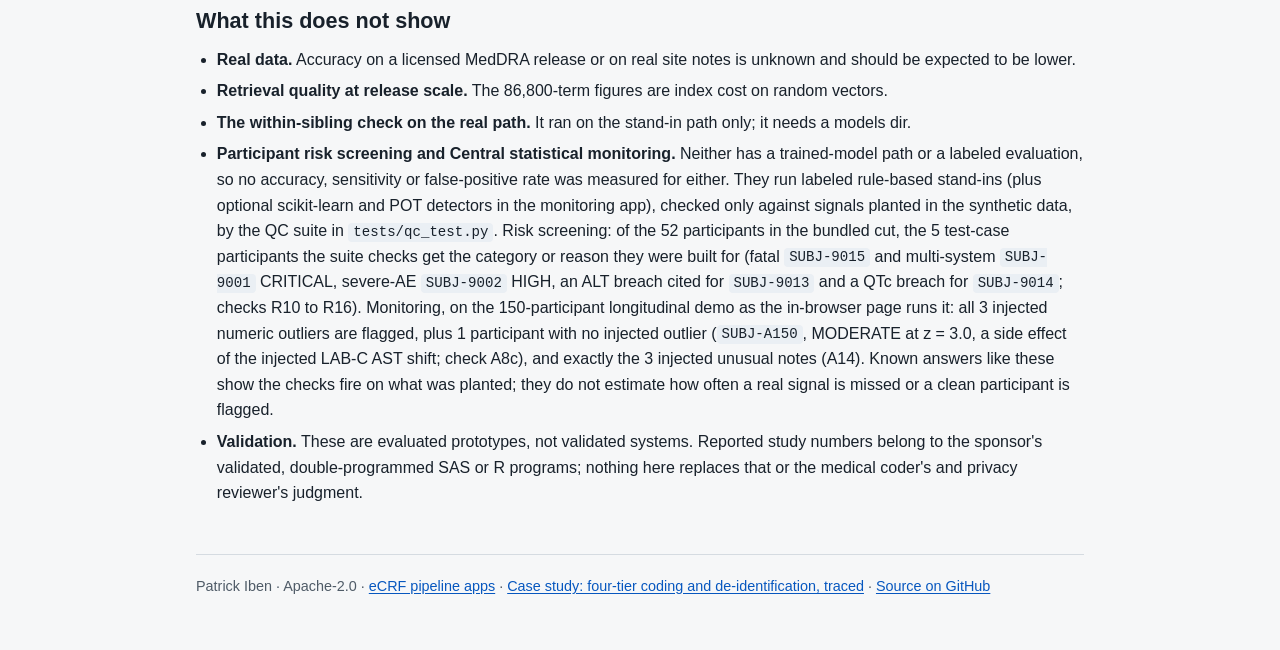
<file: docs/evaluation.html>
<!DOCTYPE html>
<html lang="en">
<head>
<meta charset="utf-8">
<meta name="viewport" content="width=device-width, initial-scale=1">
<title>Evaluation case study</title>
<meta name="description" content="How the coding QC assist and the de-identification review assist were evaluated on synthetic eCRF data: grouped splits, calibration, held-out results and the failures, stated plainly.">
<meta name="color-scheme" content="light dark">
<link rel="icon" href="data:,">
<!-- Self-contained page for GitHub Pages (main branch, /docs). Inline CSS only: no external scripts,
     stylesheets, fonts or images (QC check D2). The headline metrics below are read from files in
     eval/results/; the per-format breakdowns and the Stage 0 examples come from docs/EVALUATION.md and
     docs/FEASIBILITY.md (see "Where the numbers come from"). docs/EVALUATION.md is the long-form source. -->
<style>
:root {
  --bg:#F6F7F8; --surface:#FFFFFF; --text:#18212B; --muted:#4F5B67; --line:#D5DBE1;
  --accent:#0757BF; --note-bg:#FBF3E9; --note-line:#C66A36; --code-bg:#EAEFF4;
  --fail-bg:#FBECEA; --fail-line:#B3261E; --ok-bg:#E9F4EC; --ok-line:#2E7D4F;
}
@media (prefers-color-scheme: dark) {
  :root {
    --bg:#12171D; --surface:#1A2129; --text:#E6EAEE; --muted:#A9B3BD; --line:#323C47;
    --accent:#7DB5FF; --note-bg:#2A2119; --note-line:#E0935F; --code-bg:#24303C;
    --fail-bg:#3A1F1D; --fail-line:#F2B8B5; --ok-bg:#1B2C22; --ok-line:#8FD3A8;
  }
}
* { box-sizing:border-box; }
html { -webkit-text-size-adjust:100%; }
body { margin:0; background:var(--bg); color:var(--text);
  font-family:-apple-system,BlinkMacSystemFont,"Segoe UI","Helvetica Neue",Helvetica,Arial,sans-serif;
  font-size:1rem; line-height:1.6; }
.wrap { max-width:920px; margin:0 auto; padding:0 16px; }
header.site { padding:40px 0 24px; border-bottom:1px solid var(--line); }
.crumbs { margin:0 0 16px; font-size:.9rem; }
.kicker { margin:0 0 8px; color:var(--muted); font-size:.85rem; font-weight:600; letter-spacing:.04em; text-transform:uppercase; }
h1 { margin:0 0 12px; font-size:clamp(1.7rem, 5vw, 2.3rem); line-height:1.2; }
h2 { margin:44px 0 12px; font-size:1.35rem; line-height:1.3; }
h3 { margin:24px 0 8px; font-size:1.08rem; }
p { margin:0 0 12px; }
ul, ol { margin:0 0 12px; padding-left:1.3em; }
li { margin:0 0 6px; }
.lede { font-size:1.08rem; max-width:46em; }
a { color:var(--accent); text-underline-offset:2px; }
a:focus-visible { outline:2px solid var(--accent); outline-offset:2px; border-radius:2px; }
code { font-family:ui-monospace,"SF Mono",Menlo,Consolas,monospace; font-size:.88em; background:var(--code-bg);
  padding:.1em .35em; border-radius:4px; overflow-wrap:anywhere; }
pre { margin:0 0 14px; padding:12px 14px; background:var(--code-bg); border-radius:6px; overflow-x:auto; font-size:.85rem; line-height:1.5; }
pre:focus-visible { outline:2px solid var(--accent); outline-offset:2px; }
pre code { background:none; padding:0; }
.note, .fail, .label { margin:20px 0; padding:12px 16px; border-radius:4px; }
.note { background:var(--note-bg); border-left:4px solid var(--note-line); }
.fail { background:var(--fail-bg); border-left:4px solid var(--fail-line); }
.label { background:var(--surface); border:1px solid var(--line); }
.note p:last-child, .fail p:last-child, .label p:last-child, .fail ul:last-child { margin-bottom:0; }
.tbl { overflow-x:auto; margin:0 0 16px; border:1px solid var(--line); border-radius:6px; background:var(--surface); }
/* each table box is a named, focusable region, so a keyboard user can scroll a wide table sideways on a phone */
.tbl:focus-visible { outline:2px solid var(--accent); outline-offset:2px; }
table { border-collapse:collapse; width:100%; font-size:.9rem; }
th, td { padding:7px 10px; text-align:left; vertical-align:top; border-bottom:1px solid var(--line); }
th { font-weight:600; color:var(--muted); background:var(--bg); }
tr:last-child td { border-bottom:none; }
td.n, th.n { text-align:right; font-variant-numeric:tabular-nums; white-space:nowrap; }
/* inside a table, wrap code only at spaces, so identifiers such as direct_pii stay whole (the table scrolls) */
.tbl code { overflow-wrap:normal; }
.caption { margin:-8px 0 16px; color:var(--muted); font-size:.88rem; }
nav.toc { margin:20px 0 0; padding:12px 16px; background:var(--surface); border:1px solid var(--line); border-radius:6px; }
nav.toc ol { margin:0; columns:2 16em; column-gap:28px; }
nav.toc li { break-inside:avoid; }
.muted { color:var(--muted); }
footer.site { margin:48px 0 0; padding:20px 0 40px; border-top:1px solid var(--line); color:var(--muted); font-size:.9rem; }
@media print {
  body { background:#FFFFFF; color:#000000; }
  .tbl { overflow:visible; }
  a { color:#000000; }
}
</style>
</head>
<body>
<div class="wrap">

<header class="site">
  <p class="crumbs"><a href="./">eCRF pipeline apps</a> / Evaluation case study</p>
  <p class="kicker">Evaluation case study &middot; synthetic data only</p>
  <h1>How the coding and de-identification assists were evaluated</h1>
  <p class="lede">Two of the four apps, the Coding QC assist and the De-identification review assist, have a second,
    optional "real model path" built from open-source models (Cactus Needle3, hnswlib, Laya and XGBoost). This page
    reports what that path and the default rule-based stand-in did on a labeled synthetic test set: how the data were
    built and split, how the probabilities were calibrated, what was measured, and where it failed.</p>
  <div class="label" role="note">
    <p><strong>Evidence label: Tools built (synthetic data only).</strong> The apps, the synthetic data generator and
      the evaluation scripts are working artifacts in this repository. Nothing here was run on real patient data, a
      licensed MedDRA release or real site notes, and nothing here is a validated system. The real-path build and
      measurement (2026-10-21 and 2026-10-22) were done in AI-assisted coding sessions (Claude Code), whose commits are
      authored "Claude" in the git history. The headline metrics on this page are read from committed result files
      written by scripts in <code>eval/</code>; the per-format breakdowns of leaks and false positives, the mean
      <code>P(direct)</code>, the case-sensitivity example and the Stage 0 examples come from the written records in
      <code>docs/EVALUATION.md</code> and <code>docs/FEASIBILITY.md</code>, which no script regenerates (see
      <a href="#provenance">Where the numbers come from</a>).</p>
  </div>
  <nav class="toc" aria-label="On this page">
    <ol>
      <li><a href="#failures">The failures, stated plainly</a></li>
      <li><a href="#glance">Results at a glance</a></li>
      <li><a href="#data">What was measured, on what data</a></li>
      <li><a href="#splits">Grouped splits</a></li>
      <li><a href="#calibration">Calibration</a></li>
      <li><a href="#coding">Coding: stand-in vs real</a></li>
      <li><a href="#within-sibling-discrimination">Within-sibling discrimination</a></li>
      <li><a href="#deid">De-identification: stand-in vs real</a></li>
      <li><a href="#cost">Speed and index cost</a></li>
      <li><a href="#feasibility">Before the build: feasibility checks</a></li>
      <li><a href="#provenance">Where the numbers come from</a></li>
      <li><a href="#notshown">What this does not show</a></li>
    </ol>
  </nav>
</header>

<main>

<section aria-labelledby="failures">
  <h2 id="failures">The failures, stated plainly</h2>
  <div class="fail" role="note">
    <ul>
      <li><strong>Identifiers left readable.</strong> On 220 held-out synthetic notes holding 308 identifiers that should
        have been redacted, the real model path left <strong>91 of 308</strong> readable (80 direct identifiers, 11
        indirect) and the stand-in left <strong>108 of 308</strong> (all direct). The leaks are formats neither proposer
        covers: 8-digit MRNs ("MRN: 21428912", 22 leaked), 7-digit phone numbers ("555-0185", 22), dates of birth written
        M/D/YYYY ("9/13/1940", 19) and names with no title in front of them (17). None of Needle3's 5 MRN proposals was
        right. This alone rules out using either path as a de-identification method without a person reviewing every
        record.</li>
      <li><strong>False redactions.</strong> The real path made 11 false positives the stand-in did not: drug names
        taken as patient names ("Alanine" twice, "Levothyroxine"), doses taken as phone numbers ("20 mg prescribed",
        "100 mg"), bare years taken as dates of birth, an MRN typed as initials, and 3 boundary slips on initials.</li>
      <li><strong>Colloquial verbatims are not solved.</strong> For phrasing such as "calcium down on bloods", the right
        preferred term ranked first for 52% on the real path against 46% for the stand-in, and none cleared the
        auto-code gate. The misses are mostly direction words: "calcium down" retrieves "Blood calcium increased" above
        "decreased", because Needle3's embedding does not separate them.</li>
      <li><strong>A weak probability that calibration made worse.</strong> Laya's "does this field hold a direct
        identifier?" answer had an AUROC of 0.69 and was biased low (fields that do hold one got a mean probability of
        0.24). Fitting a temperature raised its expected calibration error from 0.445 to 0.485, because a temperature
        cannot fix a bias and the fitted value is shared with the other PHI question.</li>
      <li><strong>The worked examples did not reproduce the original deck.</strong> The illustrative scores the first
        version of the walkthrough showed (0.958, 0.971, 0.934, 0.882, and "three auto-code, one flags") were not
        reproduced: on the real path all four worked verbatims got the right preferred term at rank 1 but scored 0.04
        to 0.12, so all four went to a human coder. See the <a href="case-study.html">case study</a>.</li>
      <li><strong>Slow on a CPU.</strong> About 0.4 s per verbatim and 0.9 to 1.6 s per note, one record at a time, on a
        4-vCPU cloud CPU. The real path is a batch job, not the sub-50 ms interactive tool an earlier version of Deck A targeted.</li>
      <li><strong>No sibling family may auto-code.</strong> Given the right neighborhood, the stand-in picked the right
        lab direction or body-site term for 0.909 and 0.861 of items, below the registered 0.90 floor once uncertainty is
        counted (lower bounds 0.828 and 0.805), and the tool was not shown to beat a keyword rule (the rule was ahead
        on lab; on site the tool's 0.042 lead was within bootstrap uncertainty). The lab family is too small to
        clear the floor even with every item right. See <a href="#within-sibling-discrimination">Within-sibling
        discrimination</a>.</li>
      <li><strong>The re-ranker lowered top-3.</strong> It raised top-1 over plain retrieval order (0.747 to 0.778) but
        lowered top-3 (0.885 to 0.854), because several lowest-level terms under one preferred term crowd the right
        one out of the three exported candidates.</li>
    </ul>
  </div>
</section>

<section aria-labelledby="glance">
  <h2 id="glance">Results at a glance</h2>
  <p>Held-out test splits only; nothing was fitted on them. "Stand-in" is the default <code>[SI]</code> path that runs
    anywhere, including in the browser; "real" is the optional local model path.</p>
  <div class="tbl" role="region" tabindex="0" aria-label="Results at a glance (table)"><table>
    <thead><tr><th>Measure (test split)</th><th class="n">Stand-in <code>[SI]</code></th><th class="n">Real path</th></tr></thead>
    <tbody>
      <tr><td>Coding: right preferred term at rank 1 (288 verbatims with a correct code)</td><td class="n">54.2%</td><td class="n">77.8%</td></tr>
      <tr><td>Coding: right preferred term in the exported top 3</td><td class="n">61.5%</td><td class="n">85.4%</td></tr>
      <tr><td>Coding: auto-coded at the default gate 0.88 (all 384 verbatims)</td><td class="n">25.5%</td><td class="n">38.0%</td></tr>
      <tr><td>Coding: share of auto-codes that were wrong, at 0.88</td><td class="n">7.1%</td><td class="n">0.0%</td></tr>
      <tr><td>Coding: negated verbatims ("denies nausea") auto-coded, at 0.88</td><td class="n">7 of 96</td><td class="n">0 of 96</td></tr>
      <tr><td>De-identification: identifiers left readable (308 targets)</td><td class="n">108</td><td class="n">91</td></tr>
      <tr><td>De-identification: strict precision / recall / F1 (all entities)</td><td class="n">1.00 / 0.65 / 0.79</td><td class="n">0.95 / 0.70 / 0.81</td></tr>
      <tr><td>Time for the whole test split (coding 384 verbatims; PHI 220 notes)</td><td class="n">2.5 s; under 0.1 s</td><td class="n">86 s; 279 s</td></tr>
    </tbody>
  </table></div>
</section>

<section aria-labelledby="data">
  <h2 id="data">What was measured, on what data</h2>
  <p>All evaluation data come from <code>eval/make_data.py</code> (seed 42; rerunning it reproduces
    <code>eval/data/</code> byte for byte). Everything is invented: terms carry 99-prefixed placeholder codes, not
    MedDRA codes, and the groupings are not MedDRA's hierarchy.</p>
  <div class="tbl" role="region" tabindex="0" aria-label="Evaluation data files (table)"><table>
    <thead><tr><th>File</th><th>What it holds</th></tr></thead>
    <tbody>
      <tr><td><code>dictionary.csv</code></td><td>3,371 lowest-level terms under 519 preferred terms, in the shape of the demo dictionary: body-site pain, stiffness and swelling; fractures, wounds and burns; lab values increased, decreased and abnormal; infections by organ; common symptoms.</td></tr>
      <tr><td><code>coding_eval.csv</code></td><td>1,920 adverse-event verbatims, four per term: <strong>exact</strong> (a term typed lower-case), <strong>colloquial</strong> ("forearm feels weak"), <strong>misspelled</strong> ("palpitaitns") and <strong>negated</strong> ("denies nausea"). A negated verbatim has no correct code, so any auto-code of one counts as an error.</td></tr>
      <tr><td><code>phi_fields.csv</code>, <code>phi_spans.csv</code></td><td>880 free-text eCRF notes from 40 templates with 1,166 gold spans: 1,078 redaction targets (patient names, phone numbers, emails, MRNs, dates of birth, ZIP codes, initials, ages) and 88 identifier-shaped spans that are not targets on their own (a lone initial or ZIP code). The notes also carry look-alikes that are not identifiers: drug names, lab values, doses, times, kit and lot numbers.</td></tr>
    </tbody>
  </table></div>
  <p><strong>How the shipped code was measured.</strong> <code>eval/run_eval.py</code> loads each app's own tier
    functions from its file (everything above its UI marker, through <code>eval/_app.py</code>), so the evaluation runs
    the code the apps ship rather than a copy. It runs the stand-in on the test split; builds the real Tier 2 and Tier 3
    features on every split; fits the Laya temperatures on the calibration split; trains the XGBoost gate on the
    training split; writes those artifacts into a models dir; then <strong>reloads the app from that models dir</strong>
    and runs its real path on the test split. Those reloaded runs are the "real" numbers, and the script asserts that
    the reloaded app's calibrated probabilities match the ones the gate was trained on (to 0.002).</p>
  <p><strong>Scoring rules.</strong> Coding: top-1 and top-3 are measured on the 288 verbatims that have a correct
    code; the auto-code rate is over all 384; an auto-code is an error if its preferred term is wrong or the verbatim is
    negated. De-identification: a redaction counts as correct only on a strict match (same note, same start and end
    offset, same entity type); "left readable" counts gold targets with no overlapping redaction of any type, which
    forgives boundary and type slips and is the number that matters for privacy.</p>
</section>

<section aria-labelledby="splits">
  <h2 id="splits">Grouped splits</h2>
  <p>A random row split would let the test set share terms and note templates with training, so a model could score
    well by memorizing them. The splits are grouped instead: coding rows by <strong>preferred term</strong> (a test term
    never appears in training or calibration) and notes by <strong>template</strong> (a test template is never seen in
    training).</p>
  <div class="tbl" role="region" tabindex="0" aria-label="Grouped splits (table)"><table>
    <thead><tr><th>Split</th><th>Used for</th><th class="n">Coding verbatims</th><th class="n">PHI notes (templates)</th></tr></thead>
    <tbody>
      <tr><td>train</td><td>fitting the XGBoost re-ranker and span gate</td><td class="n">1,152</td><td class="n">484 (22)</td></tr>
      <tr><td>calib</td><td>fitting the Laya temperatures; XGBoost early stopping</td><td class="n">384</td><td class="n">176 (8)</td></tr>
      <tr><td>test</td><td>reported; nothing is fitted on it</td><td class="n">384</td><td class="n">220 (10)</td></tr>
    </tbody>
  </table></div>
</section>

<section aria-labelledby="calibration">
  <h2 id="calibration">Calibration</h2>
  <p>Laya answers each yes/no question with a probability: the softmax of its logits divided by a temperature. The
    checkpoint ships a temperature of 1.98; the script fits a new one on the calibration split with Laya's own fitting
    function and reports the test split before (shipped) and after (fitted). Expected calibration error (ECE) uses 10
    equal-width bins; lower is better. A temperature changes how confident the probabilities are, not their order, so
    AUROC does not change.</p>
  <div class="tbl" role="region" tabindex="0" aria-label="Calibration (table)"><table>
    <thead><tr><th>Question</th><th>Labeled true when</th><th class="n">Temperature</th><th class="n">Test n</th><th class="n">ECE before &rarr; after</th><th class="n">Brier before &rarr; after</th><th class="n">AUROC</th></tr></thead>
    <tbody>
      <tr><td>coding: <code>unambiguous</code></td><td>the verbatim is not negated</td><td class="n">1.98 &rarr; 1.45</td><td class="n">384</td><td class="n">0.119 &rarr; 0.084</td><td class="n">0.173 &rarr; 0.172</td><td class="n">0.736</td></tr>
      <tr><td>PHI: <code>direct_pii</code></td><td>the note holds a direct identifier</td><td class="n">1.98 &rarr; 1.36 (shared)</td><td class="n">220</td><td class="n">0.445 &rarr; 0.485 (worse)</td><td class="n">0.411 &rarr; 0.467</td><td class="n">0.686</td></tr>
      <tr><td>PHI: <code>reident_risk</code></td><td>the note holds two or more indirect attributes</td><td class="n">1.98 &rarr; 1.36 (shared)</td><td class="n">220</td><td class="n">0.154 &rarr; 0.093</td><td class="n">0.045 &rarr; 0.031</td><td class="n">0.998</td></tr>
    </tbody>
  </table></div>
  <p>Laya fits a temperature per answer type and option count only from 2,000 labeled records or more. The calibration
    splits here are smaller, so it fits one type-level temperature, and the two PHI questions share it. The indirect
    question's near-perfect AUROC reflects templated synthetic notes, an easy case, not a general result. The coding
    question's AUROC of 0.74 means Laya separates negated from plain verbatims only moderately; it is the re-ranker,
    combining that answer with the retrieval features, that kept every negated verbatim below the gate.</p>
</section>

<section aria-labelledby="coding">
  <h2 id="coding">Coding: stand-in vs real</h2>
  <p>Test split: 384 verbatims (96 of each variant) coded against the 3,371-term dictionary. The real path retrieves the
    top 10 candidates with Needle3 and hnswlib, adds Laya's <code>unambiguous</code> probability, and re-ranks with a
    trained XGBoost classifier; the stand-in uses a hashed bag-of-words and a fixed weighted sum.</p>
  <div class="tbl" role="region" tabindex="0" aria-label="Coding results by path (table)"><table>
    <thead><tr><th>Path</th><th class="n">Gate</th><th class="n">Top-1</th><th class="n">Top-3</th><th class="n">Auto-coded</th><th class="n">Wrong share of auto-codes</th><th class="n">Errors per 100</th><th class="n">Negated auto-coded</th></tr></thead>
    <tbody>
      <tr><td>stand-in <code>[SI]</code></td><td class="n">0.88</td><td class="n">0.542</td><td class="n">0.615</td><td class="n">25.5%</td><td class="n">7.1%</td><td class="n">1.8</td><td class="n">7 of 96</td></tr>
      <tr><td>stand-in <code>[SI]</code></td><td class="n">0.90</td><td class="n">0.542</td><td class="n">0.615</td><td class="n">24.0%</td><td class="n">1.1%</td><td class="n">0.3</td><td class="n">1 of 96</td></tr>
      <tr><td>real</td><td class="n">0.88</td><td class="n">0.778</td><td class="n">0.854</td><td class="n">38.0%</td><td class="n">0.0%</td><td class="n">0.0</td><td class="n">0 of 96</td></tr>
      <tr><td>real</td><td class="n">0.90</td><td class="n">0.778</td><td class="n">0.854</td><td class="n">38.0%</td><td class="n">0.0%</td><td class="n">0.0</td><td class="n">0 of 96</td></tr>
    </tbody>
  </table></div>
  <div class="tbl" role="region" tabindex="0" aria-label="Coding results by verbatim variant (table)"><table>
    <thead><tr><th>Variant (96 each)</th><th class="n">Stand-in top-1</th><th class="n">Real top-1</th><th class="n">Stand-in auto-coded (0.90)</th><th class="n">Real auto-coded (0.90)</th></tr></thead>
    <tbody>
      <tr><td>exact</td><td class="n">0.979</td><td class="n">1.000</td><td class="n">90.6%</td><td class="n">100%</td></tr>
      <tr><td>misspelled</td><td class="n">0.188</td><td class="n">0.813</td><td class="n">4.2%</td><td class="n">52.1%</td></tr>
      <tr><td>colloquial</td><td class="n">0.458</td><td class="n">0.521</td><td class="n">0%</td><td class="n">0%</td></tr>
      <tr><td>negated</td><td class="n">no correct code</td><td class="n">no correct code</td><td class="n">1.0%</td><td class="n">0%</td></tr>
    </tbody>
  </table></div>
  <div class="tbl" role="region" tabindex="0" aria-label="Coding ablations on the real path (table)"><table>
    <thead><tr><th>Ablation, real path (same 288 verbatims)</th><th class="n">Top-1</th><th class="n">Top-3</th></tr></thead>
    <tbody>
      <tr><td>Needle3 retrieval order only, no re-ranker</td><td class="n">0.747</td><td class="n">0.885</td></tr>
      <tr><td>the same, with terms and verbatims embedded as typed (no lower-casing)</td><td class="n">0.622</td><td class="n">0.729</td></tr>
      <tr><td>full real path (top 10 retrieved, re-ranked by XGBoost)</td><td class="n">0.778</td><td class="n">0.854</td></tr>
    </tbody>
  </table></div>
  <ul>
    <li><strong>The gain is mostly on misspellings</strong> (top-1 0.81 against 0.19), and the re-ranker auto-coded about
      half of them with no error. Exact matches were all auto-coded.</li>
    <li><strong>The gate value did not matter on the real path here.</strong> The re-ranker's scores were bimodal (134
      above 0.95, most of the rest below 0.5, none between 0.88 and 0.90). On the stand-in, the same 0.02 moved 6 negated
      verbatims across the gate.</li>
    <li><strong>Case mattered.</strong> Needle3's embedding is case-sensitive ("insomnia" scored 0.948 against
      "Insomnia", below several unrelated terms). The first real run had this defect; the app now embeds lower-cased
      text on both sides, which is worth 0.125 top-1 on retrieval alone.</li>
    <li><strong>Small dictionary.</strong> 3,371 terms is far sparser than a full release (about 86,800 lowest-level
      terms). Accuracy at release scale was not measured and should be expected to be lower.</li>
  </ul>
</section>

<section aria-labelledby="within-sibling-discrimination">
  <h2 id="within-sibling-discrimination">Within-sibling discrimination</h2>
  <div class="label" role="note">
    <p><strong>Evidence label: Tools built.</strong> An adaptation of the within-site permutation design from my
      AlphaGenome audit to coding-assist evaluation, on synthetic, non-MedDRA data. Closely related to contrast-set
      evaluation in NLP. Not validated on a real MedDRA release or on real coding data.</p>
    <p>Built and run on 2026-10-25 in an AI-assisted coding session (Claude Code); those commits carry a Claude
      co-author line in the git history.</p>
  </div>
  <p>Many colloquial misses land in the right neighborhood and pick the wrong member: "calcium down on bloods"
    retrieves "Blood calcium increased" above "decreased". Top-1 accuracy mixes two failures, finding the
    neighborhood and choosing within it. This check isolates the second: the neighborhood is given, and the only
    question is which member the tool prefers. Everything below was registered before any scoring in
    <code>eval/sibling_plan.md</code>, which is locked by its SHA-256. Both scripts refuse to run when the plan or an
    input file differs from what was registered, and the evaluation script also refuses when the coding app's
    scoring code does.</p>
  <ul>
    <li><strong>Sibling sets</strong>, fixed from preferred-term names: lab direction (44 analytes, each
      "increased", "decreased" and "abnormal") and body site (51 sites with four or six of "Pain in", "Swelling of",
      "Numbness of", "Tenderness of", "Weakness of" and "Cramp in").</li>
    <li><strong>Items</strong>: the test-split verbatims whose correct term is in a set, 66 lab items (22 terms) and
      144 site items (48 terms), three variants each. Negated verbatims have no correct code and are left out.</li>
    <li><strong>The tool's choice</strong>: it scores every member of the set with its own shipped scorer and picks the
      highest. <strong>Within-set accuracy</strong> is the share picked right; the <strong>margin</strong> is the right
      member's score minus the best wrong member's.</li>
    <li><strong>Chance, three ways</strong>, each relabeling the right answer within the set once per term: uniform
      (N1); by how often each member is the answer in training (N2); and, for colloquial items, uniform over the
      members whose words overlap the verbatim as much as the right one does (N3). The accuracy tail is exact; the
      margin's is Monte Carlo with 9,999 draws.</li>
    <li><strong>A keyword rule</strong> ("low", "down", "below" for decreased, and so on), written into the plan before
      scoring, as a comparator.</li>
    <li><strong>The gates decide auto-coding, not the p-values.</strong> Gate A: the one-sided 95% lower bound on
      within-set accuracy, at the effective size after clustering by term, must reach 0.90. Gate B: the tool must beat
      the keyword rule (one-sided 95% cluster-bootstrap lower bound above 0). A family that fails either gate, or could
      not reach 0.90 even with every item right, routes to human coding.</li>
  </ul>
  <div class="tbl" role="region" tabindex="0" aria-label="Within-sibling families and their best attainable bounds (table)"><table>
    <thead><tr><th>Family (registered before scoring)</th><th class="n">Items</th><th class="n">Terms</th><th class="n">Best attainable bound</th><th>Assessable at 0.90</th></tr></thead>
    <tbody>
      <tr><td>lab direction</td><td class="n">66</td><td class="n">22</td><td class="n">0.873</td><td>no: not assessable at this size</td></tr>
      <tr><td>body site</td><td class="n">144</td><td class="n">48</td><td class="n">0.939</td><td>yes</td></tr>
    </tbody>
  </table></div>
  <p class="caption">With every item right the bound is 0.05<sup>1/m</sup> for m terms, so a 0.90 floor needs at least 29
    terms and 0.95 needs 59. The locked plan's own table prints 0.940 for 48 terms and 0.951 for 59; the exact values
    round to 0.939 and 0.950. The scripts compute the bound themselves, so no decision used the printed values.</p>
  <div class="tbl" role="region" tabindex="0" aria-label="Within-sibling results (table)"><table>
    <thead><tr><th>Stand-in path, test split</th><th class="n">Within-set accuracy</th><th class="n">Keyword rule</th><th class="n">Margin</th><th class="n">Gate A bound (best)</th><th class="n">Gate B lower bound</th><th>Routing</th></tr></thead>
    <tbody>
      <tr><td>lab direction</td><td class="n">0.909</td><td class="n">0.970</td><td class="n">0.156</td><td class="n">0.828 (0.873)</td><td class="n">-0.121</td><td>human coding: not assessable; fails Gates A and B</td></tr>
      <tr><td>body site</td><td class="n">0.861</td><td class="n">0.819</td><td class="n">0.166</td><td class="n">0.805 (0.939)</td><td class="n">-0.014</td><td>human coding: fails Gates A and B</td></tr>
    </tbody>
  </table></div>
  <div class="tbl" role="region" tabindex="0" aria-label="Within-sibling results by variant (table)"><table>
    <thead><tr><th>Family, variant</th><th class="n">Items</th><th class="n">Tool</th><th class="n">Keyword rule</th><th class="n">Whole-dictionary top-1</th></tr></thead>
    <tbody>
      <tr><td>lab, exact</td><td class="n">22</td><td class="n">1.000</td><td class="n">1.000</td><td class="n">1.000</td></tr>
      <tr><td>lab, colloquial</td><td class="n">22</td><td class="n">0.727</td><td class="n">1.000</td><td class="n">0.455</td></tr>
      <tr><td>lab, misspelled</td><td class="n">22</td><td class="n">1.000</td><td class="n">0.909</td><td class="n">0.455</td></tr>
      <tr><td>site, exact</td><td class="n">48</td><td class="n">1.000</td><td class="n">0.979</td><td class="n">1.000</td></tr>
      <tr><td>site, colloquial</td><td class="n">48</td><td class="n">0.604</td><td class="n">0.813</td><td class="n">0.542</td></tr>
      <tr><td>site, misspelled</td><td class="n">48</td><td class="n">0.979</td><td class="n">0.667</td><td class="n">0.104</td></tr>
    </tbody>
  </table></div>
  <p class="caption">The last column is the stand-in's rank-1 accuracy over the whole dictionary on the same items, from
    the Stage 3 rows, for comparison.</p>
  <ul>
    <li><strong>With the neighborhood given, the stand-in picks the right member most of the time</strong> (0.909 lab,
      0.861 site, against a whole-dictionary top-1 of 0.636 and 0.549 on the same items). Most of its misses are in
      finding the neighborhood; colloquial verbatims carry the within-set misses.</li>
    <li><strong>It beats chance but not lexical overlap.</strong> Both families beat N1 and N2 on accuracy and margin
      (p below 0.001). On colloquial items whose words overlap two or more members equally (11 lab, 22 site), accuracy
      is not distinguishable from chance under N3 (0.545, p = 0.12; 0.273, p = 0.08). The margin beats that null
      (p = 0.012 and 0.022) without separating the right member: on those items the mean margin is 0.007 on lab and
      -0.045 on site, where the right member is picked for only 6 of 22.</li>
    <li><strong>It is not accurate enough to auto-code either family.</strong> Lab is too small to reach 0.90 with
      every item right, and its bound of 0.828 fails anyway; site's bound is 0.805.</li>
    <li><strong>The tool was not shown to beat a keyword rule</strong>: the rule was ahead on lab (0.970 against
      0.909); on site the tool was ahead (0.861 against 0.819), but its 0.042 lead was within bootstrap uncertainty
      (lower bound -0.014), so it failed Gate B. The rule's lexicon was written with the generator's
      templates visible, so this baseline is optimistic.</li>
    <li><strong>Real path: not run in this pass</strong> (no models dir was available). The shipped re-ranker scores
      only candidates from the retrieved top 10, so the plan registers the Needle3 cosine as the real-path score.
      "calcium down on bloods" is picked correctly on the stand-in path; its Stage 3 failure is on the real path.</li>
  </ul>
  <div class="tbl" role="region" tabindex="0" aria-label="Within-sibling known-answer checks (table)"><table>
    <thead><tr><th>Known-answer check (400 simulated datasets; 2,000 for coverage)</th><th>Must show</th><th>Result</th></tr></thead>
    <tbody>
      <tr><td>(a) accurate but not enough, mean accuracy 0.80</td><td>beats chance (q &lt; 0.05) and fails Gate A, each in at least 95%</td><td>100%; 100%</td></tr>
      <tr><td>(b) always "increased" first</td><td>accuracy about 0.60; N1 rejects in at least 99%; N2 in 0.028 to 0.072; fails both gates</td><td>0.599; 100%; 0.065; 100%</td></tr>
      <tr><td>(c) pure noise</td><td>each null rejects in at most 0.072; margin p-values uniform</td><td>0.043, 0.040, 0.028; KS p 0.24, 0.18, 0.69</td></tr>
      <tr><td>(d) good enough, mean accuracy 0.97</td><td>Gate A passes in most; Gate B in at least 95%</td><td>100%; 100%</td></tr>
      <tr><td>(e) true accuracy 0.85, intraclass correlation 0.2</td><td>Gate A bound below 0.85 in at least 93%</td><td>96.5% (93.3% with the design effect left out; reported, not registered)</td></tr>
    </tbody>
  </table></div>
  <p>Every registered criterion was met. In the negative control, with the stand-in's scores shuffled among the members
    of each set 400 times, the accuracy test under N1 rejected 2.8% (lab) and 4.0% (site) of the time, against a
    registered ceiling of 7.2%. These criteria alone do not show that the gates work (row (e) still clears 93% with the
    design effect left out), so the test suite also checks the gates directly, outside the plan: the bound, the
    intraclass correlation and Gate B against hand-worked values, Gate B at the point where the tool and the rule are
    equally accurate (it passed in 4.5% of 1,000 such families), and the tails against enumeration.</p>
  <p><strong>Caveats.</strong> The dictionary is synthetic and not MedDRA, and its sibling families are regular by
    construction. The gold codes were generated, so they are independent of the tool by construction; real use needs
    gold codes adjudicated without the tool's suggestions, a licensed MedDRA release and a sibling rule registered
    before scoring. An "abnormal" colloquial verbatim such as "albumin off on labs" carries no direction, and its
    correct code is the "abnormal" term: code what is reported and query the site; nothing here infers a direction from
    linked lab values.</p>
  <p><strong>Prior art.</strong> Contrast sets (Gardner et al., Findings of EMNLP 2020) and CheckList (Ribeiro et al.,
    ACL 2020) test models on minimally different inputs; hierarchical precision and recall (Kiritchenko et al. 2006),
    shortcut learning (Geirhos et al. 2020) and the conditional logit (McFadden 1974) are close relatives; the design
    effect (Kish 1965), the Clopper-Pearson bound (1934) and false discovery control (Benjamini and Hochberg 1995;
    Benjamini and Yekutieli 2001) are standard. What is new is modest: a base-rate-weighted within-set null, the
    keyword rule as a required comparator, and routing gates registered in advance with an attainability check.
    FDA's January 2025 guidance on AI to support regulatory decision-making is a draft, not for implementation, and the
    FDA-EMA good AI practice principles (January 2026) are non-binding; this check is not a validation under either.</p>
  <p><strong>Citation.</strong> Iben P. What do within-site comparisons of AlphaGenome Atlas predictions measure? An
    audit at ClinVar sites in 11 genes. Human Genomics, submitted. Preprint:
    <a href="https://doi.org/10.5281/zenodo.23543154">doi:10.5281/zenodo.23543154</a>. Code and data:
    <a href="https://doi.org/10.5281/zenodo.23537469">doi:10.5281/zenodo.23537469</a>. The full write-up is in
    <a href="https://github.com/patrickiben/ecrf-pipeline-apps/blob/main/docs/EVALUATION.md#within-sibling-discrimination">EVALUATION.md</a>.</p>
</section>

<section aria-labelledby="deid">
  <h2 id="deid">De-identification: stand-in vs real</h2>
  <p>Test split: 220 notes from 10 templates never seen in training, holding 308 redaction targets. The real path
    proposes spans with Needle3's typed extraction plus the stand-in's patterns, and a trained XGBoost gate decides each
    one; the stand-in uses the patterns and a fixed rule. "Needle3 alone" uses Needle3's values directly as redactions,
    with no patterns and no gate, to show what the extractor contributes on its own.</p>
  <div class="tbl" role="region" tabindex="0" aria-label="De-identification results by entity (table)"><table>
    <thead><tr><th>Entity</th><th class="n">Gold</th><th class="n">Stand-in P / R / F1</th><th class="n">Real P / R / F1</th><th class="n">Needle3 alone P / R</th></tr></thead>
    <tbody>
      <tr><td>PERSON_NAME</td><td class="n">66</td><td class="n">1.00 / 0.33 / 0.50</td><td class="n">0.94 / 0.74 / 0.83</td><td class="n">0.45 / 0.70</td></tr>
      <tr><td>PHONE</td><td class="n">44</td><td class="n">1.00 / 0.50 / 0.67</td><td class="n">0.92 / 0.50 / 0.65</td><td class="n">0.30 / 0.55</td></tr>
      <tr><td>EMAIL</td><td class="n">22</td><td class="n">1.00 / 1.00 / 1.00</td><td class="n">1.00 / 1.00 / 1.00</td><td class="n">0.95 / 0.86</td></tr>
      <tr><td>MRN</td><td class="n">44</td><td class="n">1.00 / 0.50 / 0.67</td><td class="n">1.00 / 0.50 / 0.67</td><td class="n">0.00 / 0.00</td></tr>
      <tr><td>DOB</td><td class="n">44</td><td class="n">1.00 / 0.55 / 0.71</td><td class="n">0.92 / 0.55 / 0.69</td><td class="n">0.31 / 0.34</td></tr>
      <tr><td>ZIP</td><td class="n">22</td><td class="n">1.00 / 1.00 / 1.00</td><td class="n">1.00 / 1.00 / 1.00</td><td class="n">0.21 / 0.55</td></tr>
      <tr><td>INITIALS</td><td class="n">44</td><td class="n">1.00 / 1.00 / 1.00</td><td class="n">0.91 / 0.89 / 0.90</td><td class="n">0.60 / 0.64</td></tr>
      <tr><td>AGE</td><td class="n">22</td><td class="n">1.00 / 1.00 / 1.00</td><td class="n">1.00 / 0.73 / 0.84</td><td class="n">0.69 / 1.00</td></tr>
      <tr><td><strong>all</strong></td><td class="n"><strong>308</strong></td><td class="n"><strong>1.00 / 0.65 / 0.79</strong></td><td class="n"><strong>0.95 / 0.70 / 0.81</strong></td><td class="n">0.42 / 0.54</td></tr>
      <tr><td><strong>left readable</strong> (of 308)</td><td class="n"></td><td class="n">108 (all direct)</td><td class="n">91 (80 direct, 11 indirect)</td><td class="n"></td></tr>
    </tbody>
  </table></div>
  <p class="caption">P = precision, R = recall, strict match on offsets and entity type.</p>
  <ul>
    <li><strong>The real path finds more names.</strong> Needle3 proposes names with no title in front ("Spoke with Linda
      Miller"), which the stand-in's patterns require, and the gate keeps most of them: name recall 0.33 to 0.74 at 0.94
      precision.</li>
    <li><strong>It lost some indirect attributes</strong> the stand-in kept (age recall 1.00 to 0.73, initials 1.00 to
      0.89): the stand-in redacts any indirect attribute when two co-occur, and the trained gate learned a softer
      rule.</li>
    <li><strong>The gate leans on span evidence, not on Laya.</strong> With <code>direct_pii</code> weak and biased low,
      the redactions that are right are right because of the span features.</li>
  </ul>
</section>

<section aria-labelledby="cost">
  <h2 id="cost">Speed and index cost</h2>
  <p>One record at a time through each real tier, on the worked examples (25 timed calls after a warm-up; medians,
    ranges across four records):</p>
  <div class="tbl" role="region" tabindex="0" aria-label="Speed per record (table)"><table>
    <thead><tr><th>App</th><th>Tier 2</th><th>Tier 3 (Laya, one call)</th><th>Tier 4 (XGBoost, with features)</th><th class="n">Per record</th></tr></thead>
    <tbody>
      <tr><td>coding</td><td>Needle3 embed and search: 40 to 48 ms</td><td>328 to 346 ms (1 question)</td><td>7 to 9 ms</td><td class="n">about 390 ms</td></tr>
      <tr><td>de-identification</td><td>Needle3 extraction and patterns: 434 to 1,077 ms</td><td>449 to 523 ms (2 questions)</td><td>under 1 ms</td><td class="n">0.9 to 1.6 s</td></tr>
    </tbody>
  </table></div>
  <p>Retrieval index (coding Tier 2): Needle3 vectors are 3072-dimensional. Over the 3,371-term dictionary the index
    held 40.4 MB, search took 0.54 ms (median) against 0.60 ms for exact brute force, and recall@10 against exact
    search was 0.994. At a full release's size, measured on 86,800 random unit vectors of the same width (index cost
    only, not retrieval quality), the index held about 1,040 MB and search took 5.8 ms. Embedding the verbatim (about
    30 ms) costs more than the search.</p>
</section>

<section aria-labelledby="feasibility">
  <h2 id="feasibility">Before the build: feasibility checks</h2>
  <p>Before any build work (Stage 0, 2026-10-21 and 2026-10-22), both models were downloaded, loaded offline on a CPU
    and checked against what the apps assumed. The full record is in
    <a href="https://github.com/patrickiben/ecrf-pipeline-apps/blob/main/docs/FEASIBILITY.md">FEASIBILITY.md</a>. What
    it changed:</p>
  <ul>
    <li><strong>The assumed embedding was wrong.</strong> The original design said "384-dim (SapBERT)"; Needle3's vectors
      are 3072-dimensional and it is not a biomedical encoder. Its similarity scores are compressed (unrelated terms
      scored 0.93 against 0.96 for the right one), so no fixed cosine cutoff carries over.</li>
    <li><strong>Laya is over-confident as shipped</strong> (its authors say so) and near chance zero-shot on its authors'
      decision benchmark. One measured example went the wrong way: "Does the patient report a headache?" on "Patient
      denies headache." gave 0.655. That is why calibration and a labeled negation set were required before any Laya
      output drove a decision.</li>
    <li><strong>Five wiring defects in the apps</strong> would have stopped or mislabeled the real path: the model
      modules were never bound to names; the Laya call used <code>route()</code>, which returns a routing decision, not
      answers; the banners claimed REAL when only a library was importable; the guarded artifact names
      (<code>needle3.onnx</code>, <code>laya.onnx</code>) do not exist in either model repository; and the Laya probe
      reported REAL with torch absent. All five were fixed, and each fix is pinned by an always-run check in
      <code>tests/qc_test.py</code> (RW1 to RW16, stub packages, no models needed).</li>
    <li><strong>Network and telemetry.</strong> Needle3's Python package sends usage telemetry unless it is switched
      off, and its loader asks the Hugging Face Hub for a config file on every load, even with the weights cached. The
      apps set <code>NEEDLE_TELEMETRY=0</code>,
      <code>DO_NOT_TRACK=1</code> and <code>HF_HUB_OFFLINE=1</code> before any model loads and read only the models dir.
      An unrelated PyPI package also installs the import name <code>needle</code>; the apps reject it.</li>
  </ul>
</section>

<section aria-labelledby="provenance">
  <h2 id="provenance">Where the numbers come from</h2>
  <div class="tbl" role="region" tabindex="0" aria-label="Where the numbers come from (table)"><table>
    <thead><tr><th>Numbers</th><th>Result file</th><th>Script</th></tr></thead>
    <tbody>
      <tr><td>Index size, latency, recall@10</td><td><code>eval/results/stage1_index.json</code></td><td><code>eval/bench_index.py</code></td></tr>
      <tr><td>Calibration, coding and de-identification results, ablations</td><td><code>eval/results/stage2_3.json</code> (per-verbatim rows in <code>coding_test_real.csv</code>, <code>coding_test_standin.csv</code>)</td><td><code>eval/run_eval.py</code></td></tr>
      <tr><td>Worked examples on the real path, per-record latency</td><td><code>eval/results/deck_b_worked.json</code> (named for the retired Deck B)</td><td><code>eval/deck_b_worked.py</code></td></tr>
      <tr><td>Within-sibling discrimination, its known-answer checks and negative control</td><td><code>eval/results/sibling_summary.json</code>, <code>sibling_items.csv</code>, <code>sibling_knownanswer.csv</code>, under the plan <code>eval/sibling_plan.md</code></td><td><code>eval/sibling_eval.py</code>, <code>eval/sibling_knownanswer.py</code></td></tr>
      <tr><td>Leaks by format (22 MRN, 22 phone, 19 date of birth, 17 names), the breakdown of the 11 false positives, the mean <code>P(direct)</code> of 0.24, "insomnia" scoring 0.948, a full release's size of about 86,800 lowest-level terms</td><td><code>docs/EVALUATION.md</code>, the written record of the Stage 1 to 4 runs. Of these, only the leak totals (91 left readable, 80 of them direct) are in <code>stage2_3.json</code>, and only the benchmark size (86,800 random vectors) is in <code>stage1_index.json</code></td><td>none: written up from the runs, not regenerated by a script</td></tr>
      <tr><td>Known answers for Participant risk screening (52 participants, 5 test cases) and Central statistical monitoring (3 injected outliers plus <code>SUBJ-A150</code>, 3 injected notes), under <a href="#notshown">What this does not show</a></td><td>none: the harness runs each app on the bundled <code>sample_data/</code> or <code>anomaly_data/</code> and asserts them on every run (checks R9b, R10 to R16, A8c and A14)</td><td><code>tests/qc_test.py</code></td></tr>
      <tr><td>Stage 0 examples: the assumed 384-dim encoder, unrelated terms at 0.93 against 0.96, Laya's 0.655 on "Patient denies headache."</td><td><code>docs/FEASIBILITY.md</code>, the Stage 0 session record (2026-10-21 and 2026-10-22)</td><td>none: recorded during the Stage 0 checks</td></tr>
    </tbody>
  </table></div>
  <p>Measured on 2026-10-22 on one cloud container: Intel Xeon @ 2.80GHz, 4 vCPU, no GPU, 15 GB RAM, Linux 6.18,
    Python 3.12.3, with <code>cactus-needle</code> 3.2.8 (engine 3.3.3), Laya 0.4.13 (English checkpoint
    <code>convaiinnovations/laya</code> at commit <code>55cf4c4e</code>), hnswlib 0.8.0 (M 32, efConstruction 200, efSearch
    64), <code>xgboost-cpu</code> 3.4.1, torch 2.14.1+cpu and transformers 5.20.2. The stand-in numbers come from the same
    runs. Everything is seeded and CPU inference is deterministic, so a rerun on the same versions reproduces the
    committed files. To rerun, follow
    <a href="https://github.com/patrickiben/ecrf-pipeline-apps/blob/main/eval/README.md">eval/README.md</a>: install the
    pinned runtimes, build a models dir with <code>python eval/fetch_models.py --out models</code>, then:</p>
<pre role="region" tabindex="0" aria-label="Commands to rerun the evaluation"><code>python eval/make_data.py                        # regenerate eval/data/ (byte-identical)
python eval/bench_index.py --models models      # index cost
python eval/run_eval.py   --models models       # calibrate, train, evaluate
python eval/deck_b_worked.py --models models    # worked examples, per-record latency
ECRF_MODELS_DIR=models python tests/qc_test.py  # adds the RM real-path checks
python eval/sibling_eval.py --models models     # within-sibling check (without --models: stand-in only)</code></pre>
  <p>The long-form report, with measurement notes, is
    <a href="https://github.com/patrickiben/ecrf-pipeline-apps/blob/main/docs/EVALUATION.md">EVALUATION.md</a>.</p>
</section>

<section aria-labelledby="notshown">
  <h2 id="notshown">What this does not show</h2>
  <ul>
    <li><strong>Real data.</strong> Accuracy on a licensed MedDRA release or on real site notes is unknown and should be
      expected to be lower.</li>
    <li><strong>Retrieval quality at release scale.</strong> The 86,800-term figures are index cost on random vectors.</li>
    <li><strong>The within-sibling check on the real path.</strong> It ran on the stand-in path only; it needs a models dir.</li>
    <li><strong>Participant risk screening and Central statistical monitoring.</strong> Neither has a trained-model path
      or a labeled evaluation, so no accuracy, sensitivity or false-positive rate was measured for either. They run
      labeled rule-based stand-ins (plus optional scikit-learn and POT detectors in the monitoring app), checked only
      against signals planted in the synthetic data, by the QC suite in <code>tests/qc_test.py</code>. Risk screening:
      of the 52 participants in the bundled cut, the 5 test-case participants the suite checks get the category or
      reason they were built for (fatal <code>SUBJ-9015</code> and multi-system <code>SUBJ-9001</code> CRITICAL,
      severe-AE <code>SUBJ-9002</code> HIGH, an ALT breach cited for <code>SUBJ-9013</code> and a QTc breach for
      <code>SUBJ-9014</code>; checks R10 to R16). Monitoring, on the 150-participant longitudinal demo as the
      in-browser page runs it: all 3 injected numeric outliers are flagged, plus 1 participant with no injected
      outlier (<code>SUBJ-A150</code>, MODERATE at z = 3.0, a side effect of the injected LAB-C AST shift; check A8c),
      and exactly the 3 injected unusual notes (A14). Known answers like these show the checks fire on what was
      planted; they do not estimate how often a real signal is missed or a clean participant is flagged.</li>
    <li><strong>Validation.</strong> These are evaluated prototypes, not validated systems. Reported study numbers belong
      to the sponsor's validated, double-programmed SAS or R programs; nothing here replaces that or the medical coder's
      and privacy reviewer's judgment.</li>
  </ul>
</section>

</main>

<footer class="site">
  <p>Patrick Iben &middot; Apache-2.0 &middot; <a href="./">eCRF pipeline apps</a> &middot;
    <a href="case-study.html">Case study: four-tier coding and de-identification, traced</a> &middot;
    <a href="https://github.com/patrickiben/ecrf-pipeline-apps">Source on GitHub</a></p>
</footer>

</div>
</body>
</html>
</file>
